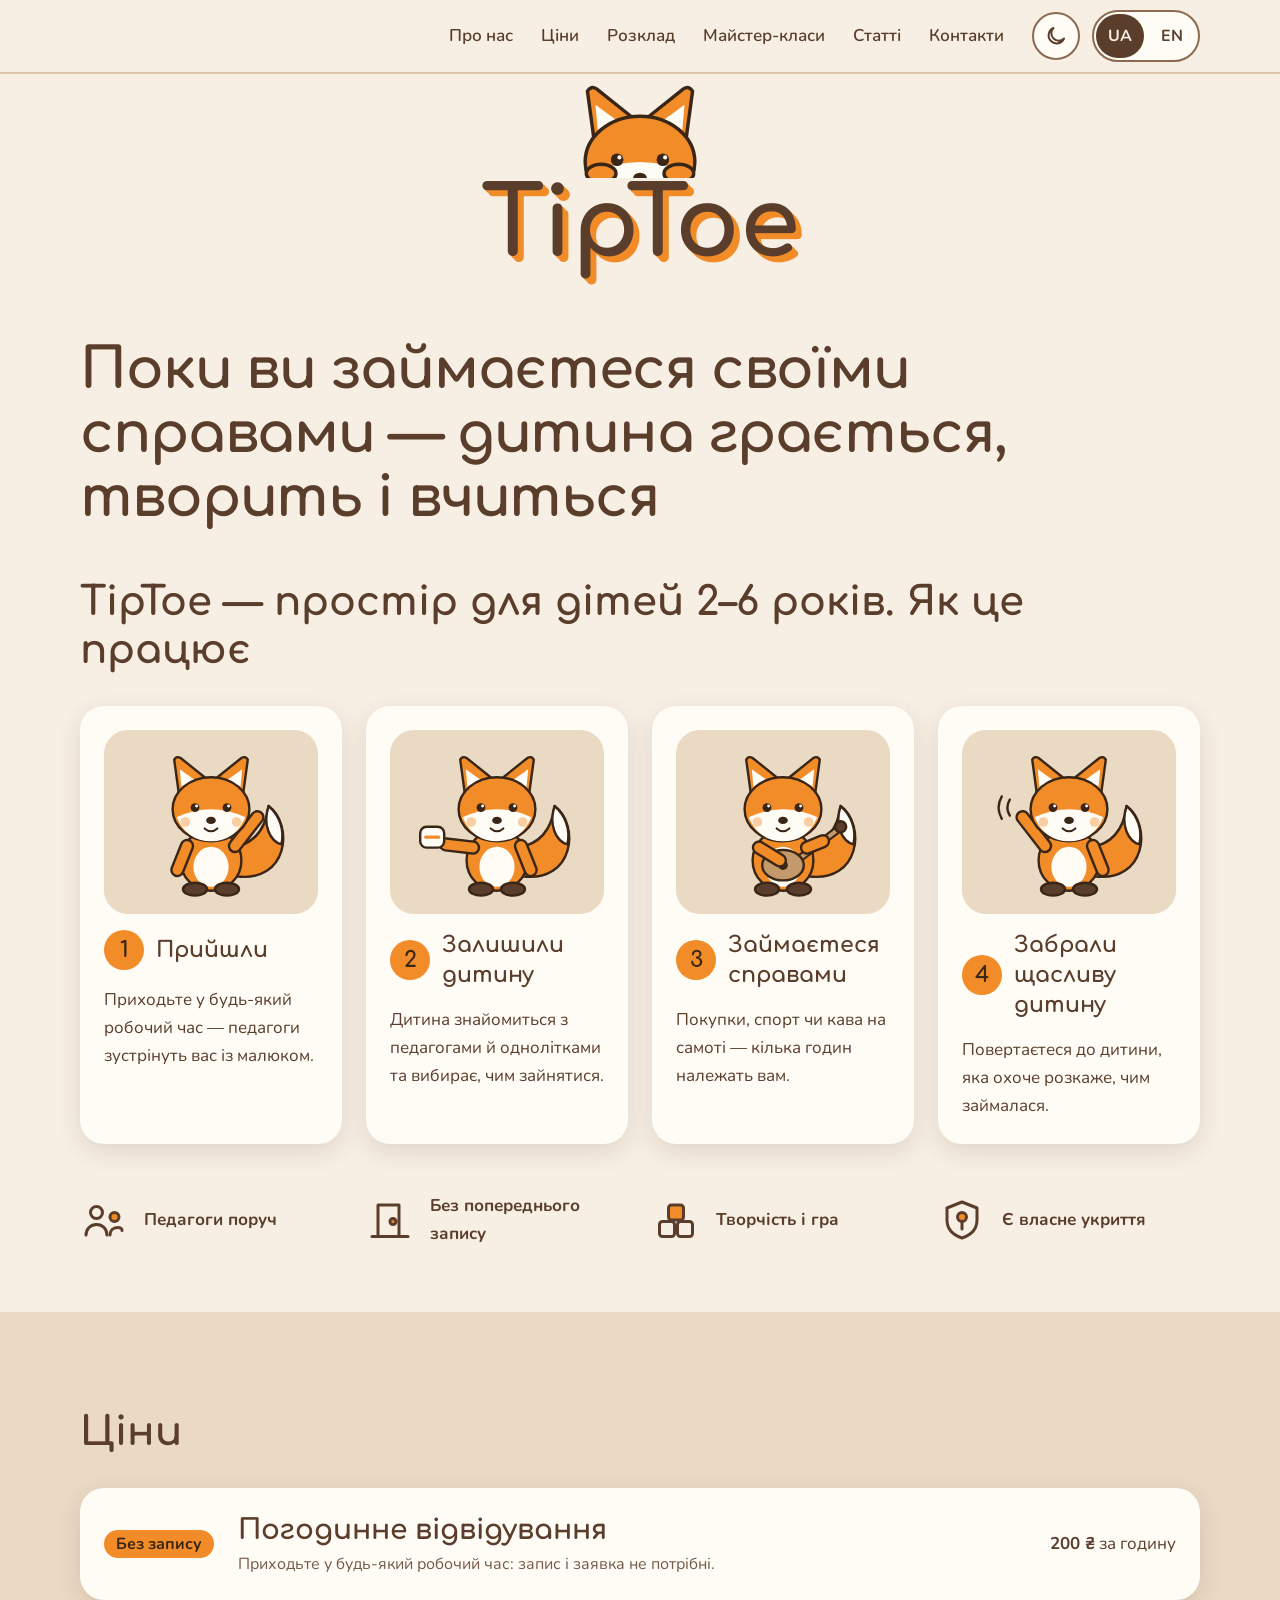
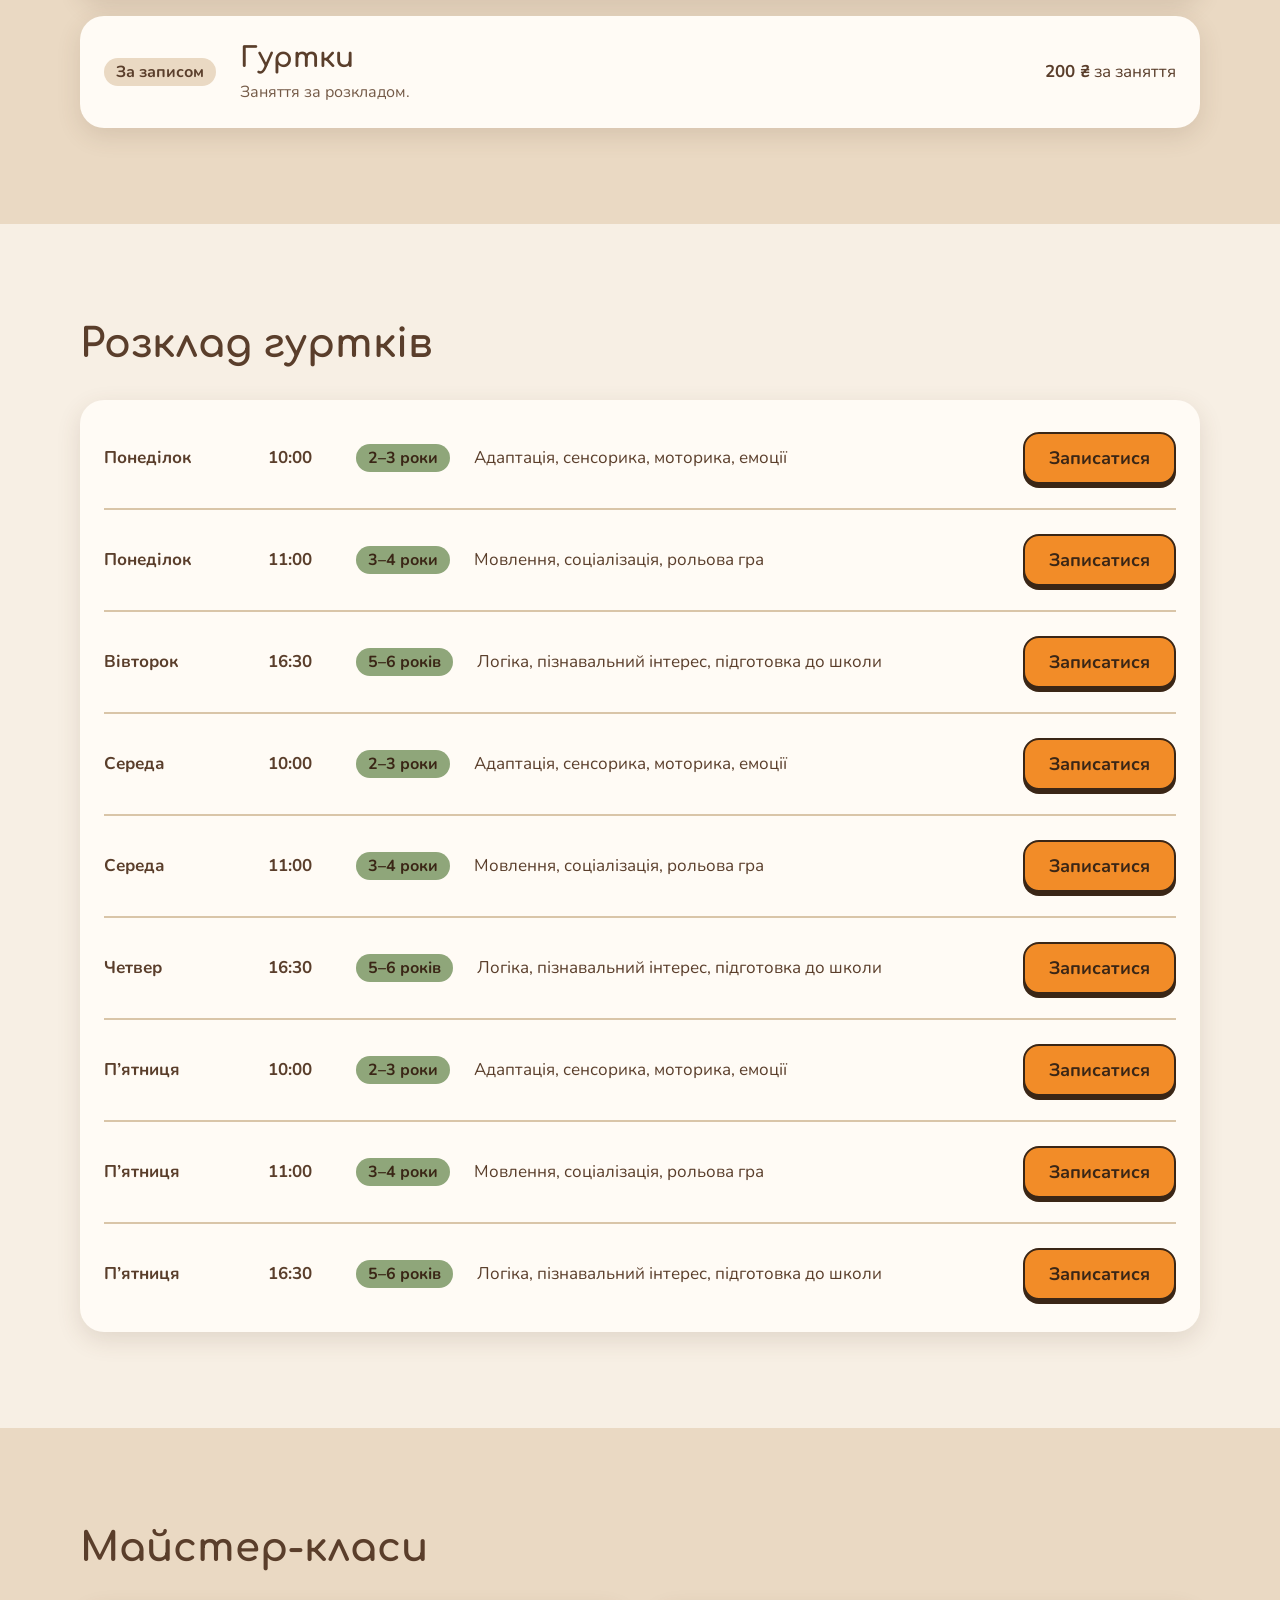
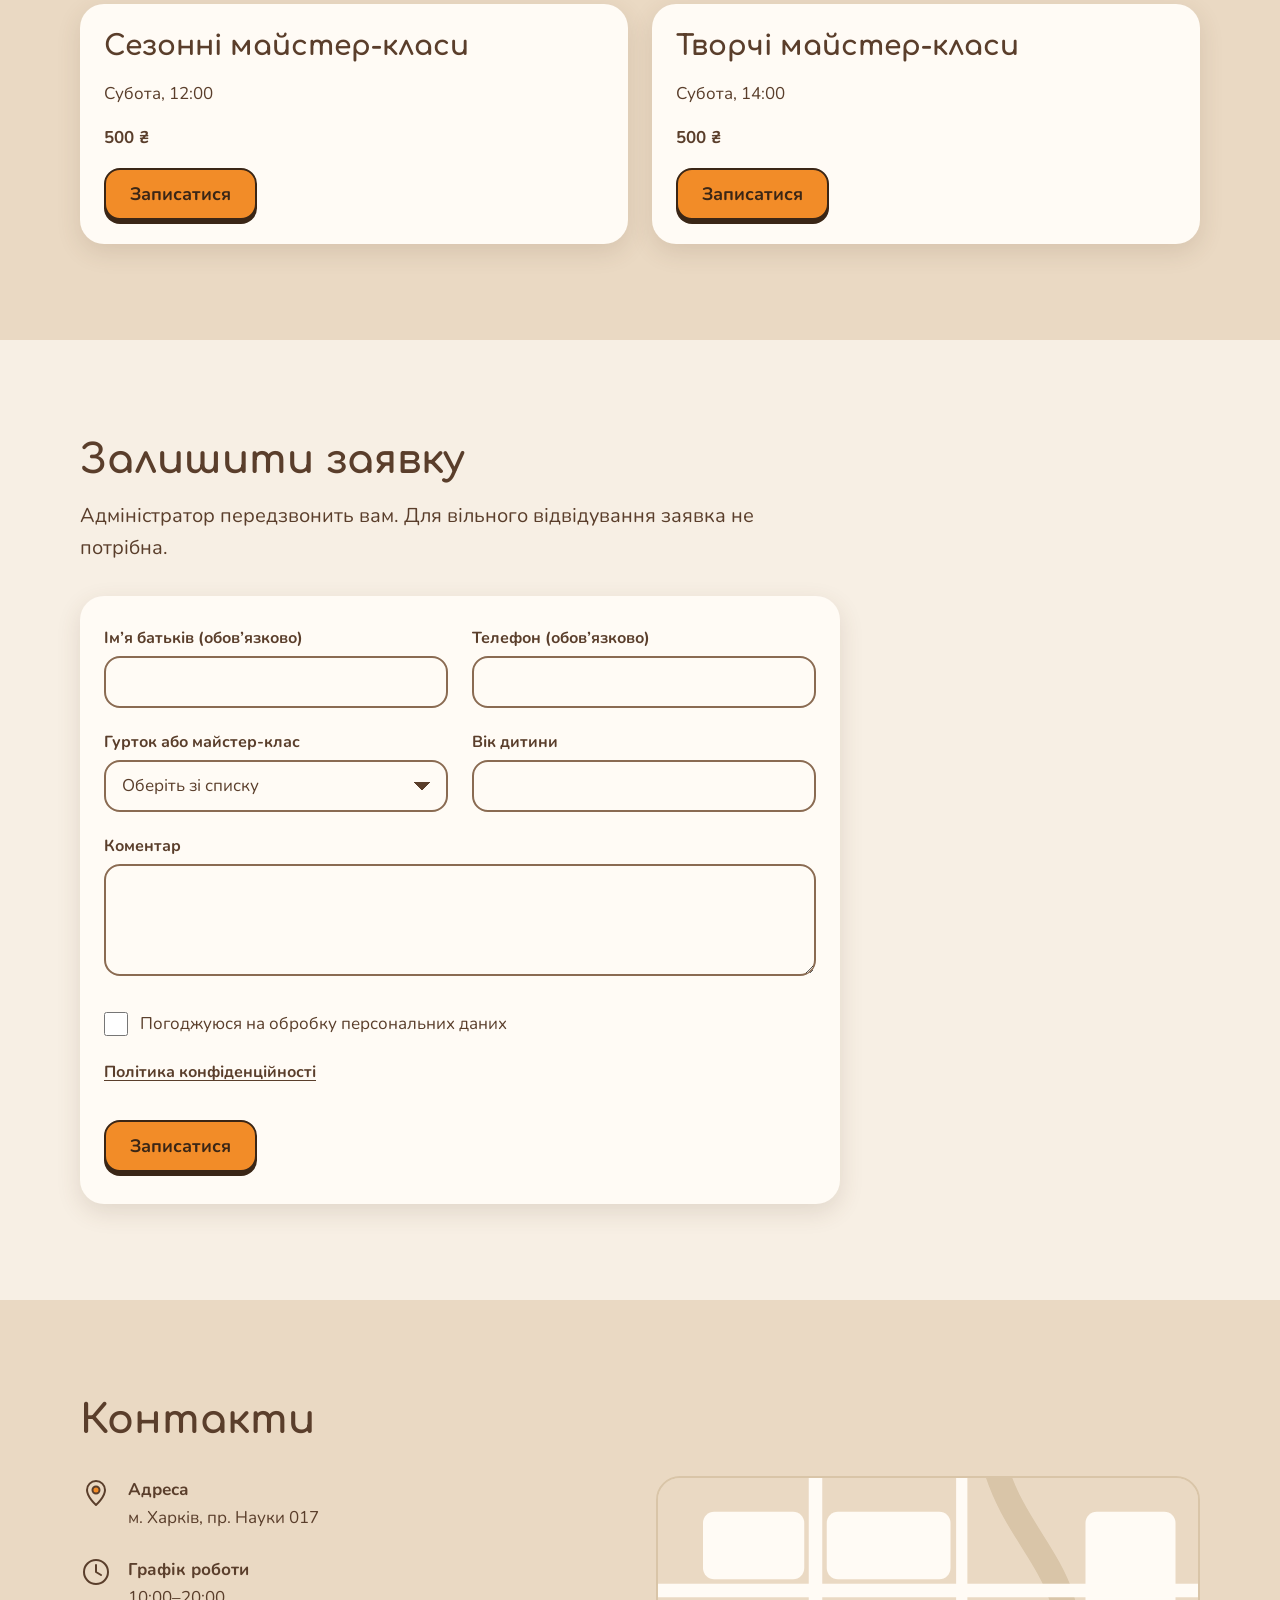
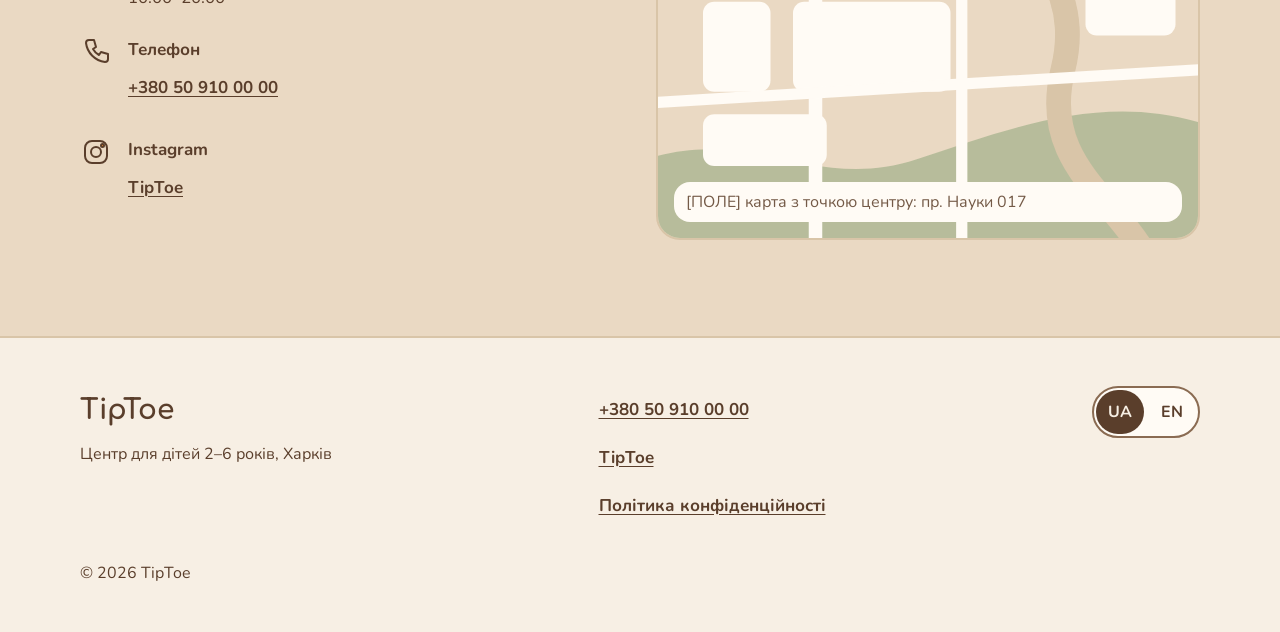
<file: index.html>
<!DOCTYPE html>
<html lang="uk">
<head>
  <meta charset="UTF-8">
  <meta name="viewport" content="width=device-width, initial-scale=1.0">
  <title>TipToe — простір для дітей 2–6 років у Харкові</title>
  <!-- Головна сторінка сайту — site.html. Ця сторінка лише переадресовує на неї,
       зберігаючи параметри (?lang=en) і якір (#prices). Заглушка «Сайт у розробці» лишилася в історії git. -->
  <script>location.replace('site.html' + location.search + location.hash);</script>
  <meta http-equiv="refresh" content="0; url=site.html">
  <link rel="canonical" href="site.html">
  <link rel="icon" href="assets/img/favicon.svg" type="image/svg+xml">
</head>
<body>
  <p><a href="site.html">Перейти на сайт TipToe</a></p>
</body>
</html>
</file>
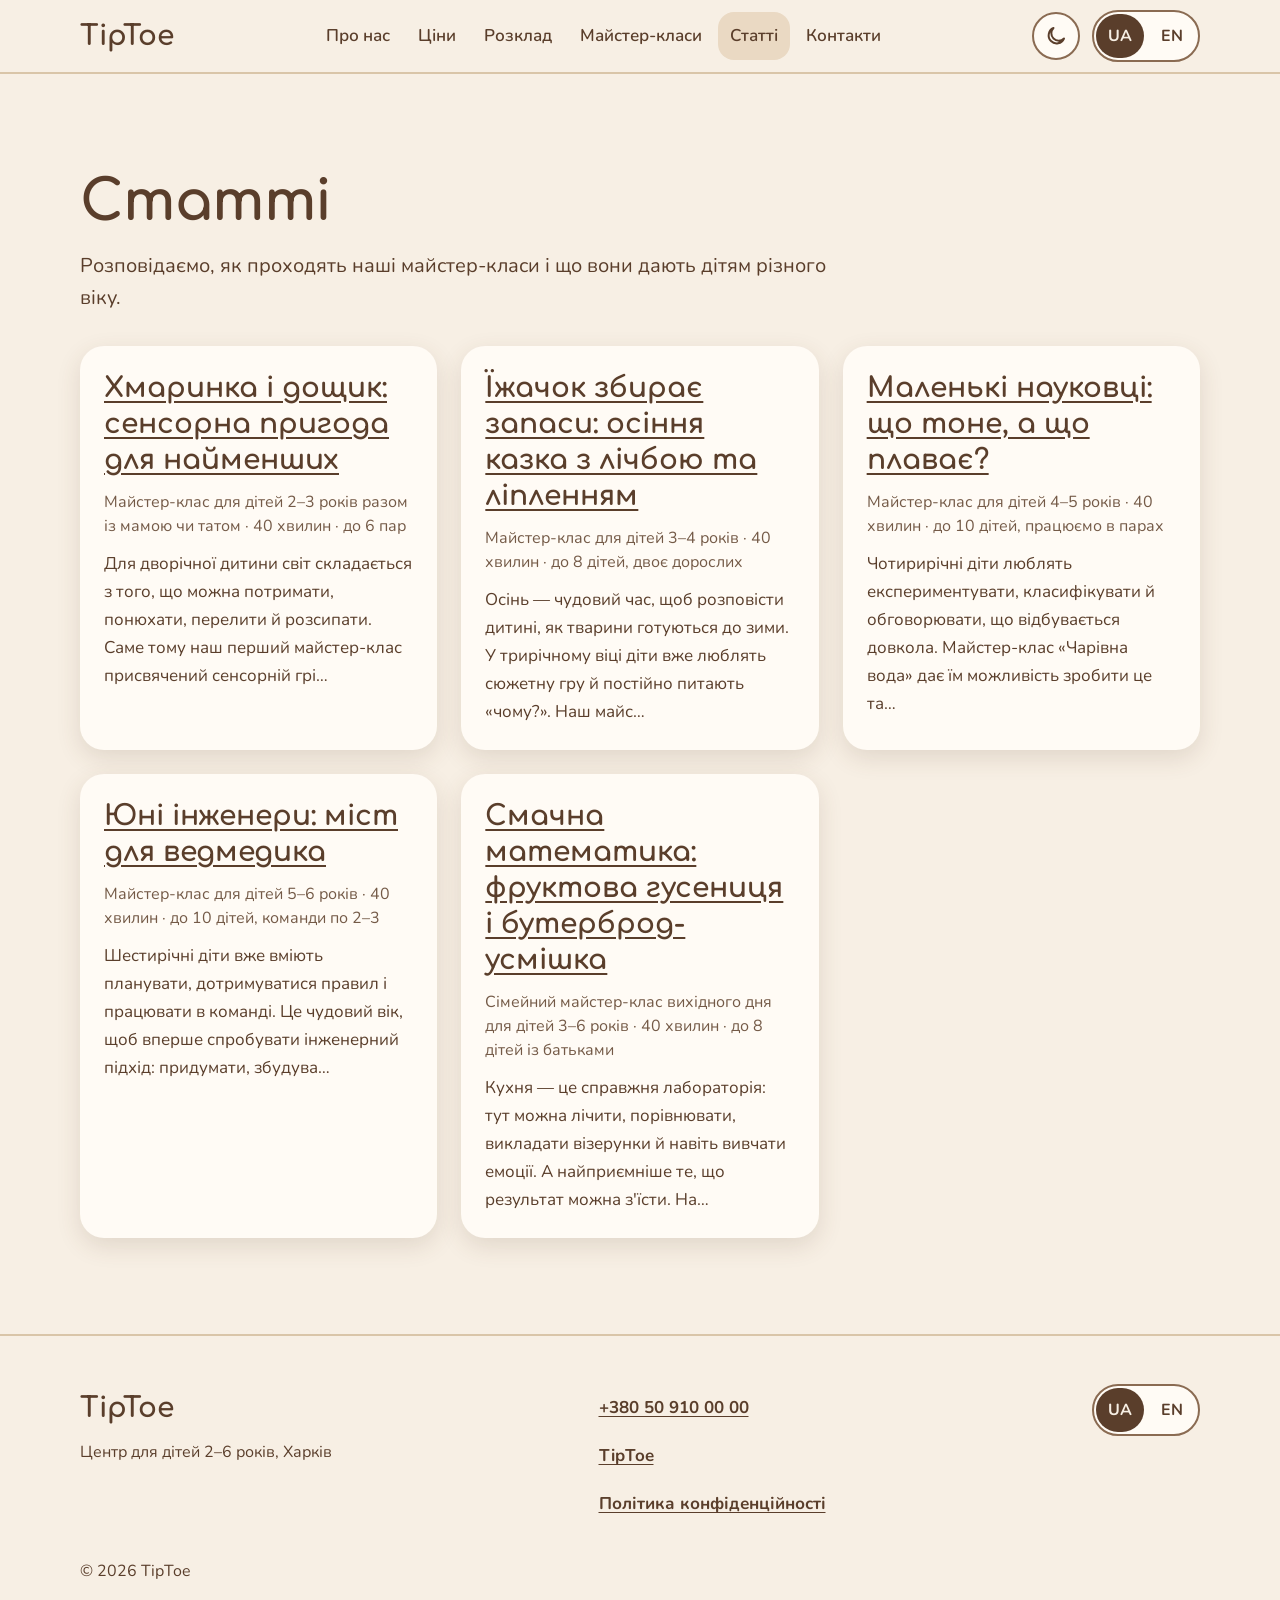
<file: articles.html>
<!DOCTYPE html>
<html lang="uk" data-page="articles">
<head>
  <meta charset="UTF-8">
  <meta name="viewport" content="width=device-width, initial-scale=1.0">
  <title>Статті — TipToe</title>
  <meta name="description" content="Статті про майстер-класи TipToe: що роблять діти 2–6 років на заняттях і що це їм дає.">
  <meta property="og:type" content="article">
  <meta property="og:site_name" content="TipToe">
  <meta property="og:title" content="Статті — TipToe">
  <meta property="og:description" content="Статті про майстер-класи TipToe: що роблять діти 2–6 років на заняттях і що це їм дає.">
  <meta property="og:locale" content="uk_UA">
  <link rel="icon" href="assets/img/favicon.svg" type="image/svg+xml">
  <link rel="preload" href="assets/fonts/Comfortaa-Bold.woff2" as="font" type="font/woff2" crossorigin>
  <link rel="preload" href="assets/fonts/Nunito-Regular.woff2" as="font" type="font/woff2" crossorigin>
  <link rel="stylesheet" href="assets/css/tokens.css">
  <link rel="stylesheet" href="assets/css/base.css">
  <link rel="stylesheet" href="assets/css/components.css">
  <link rel="stylesheet" href="assets/css/sections.css">
  <script src="assets/js/theme.js"></script>
  <script src="assets/js/i18n.js" defer></script>
  <script src="assets/js/lang.js" defer></script>
  <script src="assets/js/menu.js" defer></script>
</head><body>
<div id="top" class="page">
  <a class="tt-btn tt-skip" href="#main" data-i18n="skip">Перейти до основного вмісту</a>

  <header class="site-header">
    <div class="wrap hdr-row hdr-row--split">
      <a class="brand" href="site.html" aria-label="TipToe — на головну" data-i18n-attr="aria-label:brandHome">TipToe</a>
      <nav class="nav-desktop" aria-label="Основне меню" data-i18n-attr="aria-label:navLabel">
        <ul>
          <li><a class="nav-link" href="site.html#about" data-i18n="nAbout">Про нас</a></li>
          <li><a class="nav-link" href="site.html#prices" data-i18n="nPrices">Ціни</a></li>
          <li><a class="nav-link" href="site.html#schedule" data-i18n="nSchedule">Розклад</a></li>
          <li><a class="nav-link" href="site.html#masterclasses" data-i18n="nMasters">Майстер-класи</a></li>
          <li><a class="nav-link" href="articles.html" aria-current="page" data-i18n="nArticles">Статті</a></li>
          <li><a class="nav-link" href="site.html#contacts" data-i18n="nContacts">Контакти</a></li>
        </ul>
      </nav>
      <div class="hdr-tools">
        <button class="theme-btn" type="button" aria-pressed="false" aria-label="Темна тема" data-i18n-attr="aria-label:theme">
          <svg class="ico-moon" width="24" height="24" viewBox="0 0 24 24" fill="none" stroke="currentColor" stroke-width="2" stroke-linecap="round" stroke-linejoin="round" aria-hidden="true" focusable="false"><path d="M20 14.5A8 8 0 1 1 9.5 4a6.5 6.5 0 0 0 10.5 10.5z"/></svg>
          <svg class="ico-sun" width="24" height="24" viewBox="0 0 24 24" fill="none" stroke="currentColor" stroke-width="2" stroke-linecap="round" stroke-linejoin="round" aria-hidden="true" focusable="false"><circle cx="12" cy="12" r="4"/><path d="M12 3v2M12 19v2M3 12h2M19 12h2M5.6 5.6l1.4 1.4M17 17l1.4 1.4M5.6 18.4L7 17M17 7l1.4-1.4"/></svg>
        </button>
        <div class="tt-lang" role="group" aria-label="Мова сайту" data-i18n-attr="aria-label:langLabel">
          <a href="?lang=uk" data-lang="uk" lang="uk" hreflang="uk" aria-current="true" aria-label="UA — українська" data-i18n-attr="aria-label:uaLabel">UA</a>
          <a href="?lang=en" data-lang="en" lang="en" hreflang="en" aria-current="false" aria-label="EN — English" data-i18n-attr="aria-label:enLabel">EN</a>
        </div>
        <button class="burger" type="button" aria-expanded="false" aria-controls="mobile-menu" aria-label="Меню" data-i18n-attr="aria-label:menu">
          <svg width="24" height="24" viewBox="0 0 24 24" fill="none" stroke="currentColor" stroke-width="2" stroke-linecap="round" aria-hidden="true" focusable="false"><path d="M4 7h16M4 12h16M4 17h16"/></svg>
        </button>
      </div>
    </div>
    <nav id="mobile-menu" class="mobile-menu" aria-label="Меню для смартфона" data-i18n-attr="aria-label:mobileNav" hidden>
      <ul class="wrap">
        <li><a class="nav-link" href="site.html#about" data-i18n="nAbout">Про нас</a></li>
        <li><a class="nav-link" href="site.html#prices" data-i18n="nPrices">Ціни</a></li>
        <li><a class="nav-link" href="site.html#schedule" data-i18n="nSchedule">Розклад</a></li>
        <li><a class="nav-link" href="site.html#masterclasses" data-i18n="nMasters">Майстер-класи</a></li>
        <li><a class="nav-link" href="articles.html" aria-current="page" data-i18n="nArticles">Статті</a></li>
        <li><a class="nav-link" href="site.html#contacts" data-i18n="nContacts">Контакти</a></li>
      </ul>
    </nav>
  </header>
  <main id="main" tabindex="-1">
    <section class="sec">
      <div class="wrap stack stack--6">
        <div class="stack stack--4 narrow">
          <h1 class="tt-h1" data-i18n="artH1">Статті</h1>
          <p class="tt-lead" data-i18n="artIntro">Розповідаємо, як проходять наші майстер-класи і що вони дають дітям різного віку.</p>
        </div>
        <ul class="grid grid--md art-list">
          <li class="tt-card art-card" lang="uk">
            <h2 class="tt-h3"><a class="art-card-link" href="articles/article-1-khmarynka-i-doshchyk.html">Хмаринка і дощик: сенсорна пригода для найменших</a></h2>
            <p class="tt-small">Майстер-клас для дітей 2–3 років разом із мамою чи татом · 40 хвилин · до 6 пар</p>
            <p class="tt-body">Для дворічної дитини світ складається з того, що можна потримати, понюхати, перелити й розсипати. Саме тому наш перший майстер-клас присвячений сенсорній грі…</p>
          </li>
          <li class="tt-card art-card" lang="uk">
            <h2 class="tt-h3"><a class="art-card-link" href="articles/article-2-yizhachok-zbyraye-zapasy.html">Їжачок збирає запаси: осіння казка з лічбою та ліпленням</a></h2>
            <p class="tt-small">Майстер-клас для дітей 3–4 років · 40 хвилин · до 8 дітей, двоє дорослих</p>
            <p class="tt-body">Осінь — чудовий час, щоб розповісти дитині, як тварини готуються до зими. У трирічному віці діти вже люблять сюжетну гру й постійно питають «чому?». Наш майс…</p>
          </li>
          <li class="tt-card art-card" lang="uk">
            <h2 class="tt-h3"><a class="art-card-link" href="articles/article-3-malenki-naukovtsi-charivna-voda.html">Маленькі науковці: що тоне, а що плаває?</a></h2>
            <p class="tt-small">Майстер-клас для дітей 4–5 років · 40 хвилин · до 10 дітей, працюємо в парах</p>
            <p class="tt-body">Чотирирічні діти люблять експериментувати, класифікувати й обговорювати, що відбувається довкола. Майстер-клас «Чарівна вода» дає їм можливість зробити це та…</p>
          </li>
          <li class="tt-card art-card" lang="uk">
            <h2 class="tt-h3"><a class="art-card-link" href="articles/article-4-yuni-inzhenery-mist-dlya-vedmedyka.html">Юні інженери: міст для ведмедика</a></h2>
            <p class="tt-small">Майстер-клас для дітей 5–6 років · 40 хвилин · до 10 дітей, команди по 2–3</p>
            <p class="tt-body">Шестирічні діти вже вміють планувати, дотримуватися правил і працювати в команді. Це чудовий вік, щоб вперше спробувати інженерний підхід: придумати, збудува…</p>
          </li>
          <li class="tt-card art-card" lang="uk">
            <h2 class="tt-h3"><a class="art-card-link" href="articles/article-5-smachna-matematyka.html">Смачна математика: фруктова гусениця і бутерброд-усмішка</a></h2>
            <p class="tt-small">Сімейний майстер-клас вихідного дня для дітей 3–6 років · 40 хвилин · до 8 дітей із батьками</p>
            <p class="tt-body">Кухня — це справжня лабораторія: тут можна лічити, порівнювати, викладати візерунки й навіть вивчати емоції. А найприємніше те, що результат можна з'їсти. На…</p>
          </li>
        </ul>
      </div>
    </section>
  </main>
  <footer class="site-footer">
    <div class="wrap stack stack--6">
      <div class="footer-row">
        <div class="stack" style="gap:var(--space-2)">
          <span class="brand">TipToe</span>
          <p class="tt-small" style="color:var(--text)" data-i18n="footerAbout">Центр для дітей 2–6 років, Харків</p>
        </div>
        <div class="footer-links">
          <a class="tt-link" href="tel:+380509100000">+380 50 910 00 00</a>
          <a class="tt-link" href="https://www.instagram.com/" aria-label="TipToe в Instagram" data-i18n-attr="aria-label:instagramLabel">TipToe</a>
          <a class="tt-link" href="privacy.html" data-i18n="privacyLink">Політика конфіденційності</a>
        </div>
        <div class="tt-lang" role="group" aria-label="Мова сайту" data-i18n-attr="aria-label:langLabel">
          <a href="?lang=uk" data-lang="uk" lang="uk" hreflang="uk" aria-current="true" aria-label="UA — українська" data-i18n-attr="aria-label:uaLabel">UA</a>
          <a href="?lang=en" data-lang="en" lang="en" hreflang="en" aria-current="false" aria-label="EN — English" data-i18n-attr="aria-label:enLabel">EN</a>
        </div>
      </div>
      <p class="tt-caption">© 2026 TipToe</p>
    </div>
  </footer>
</div>
</body>
</html>
</file>
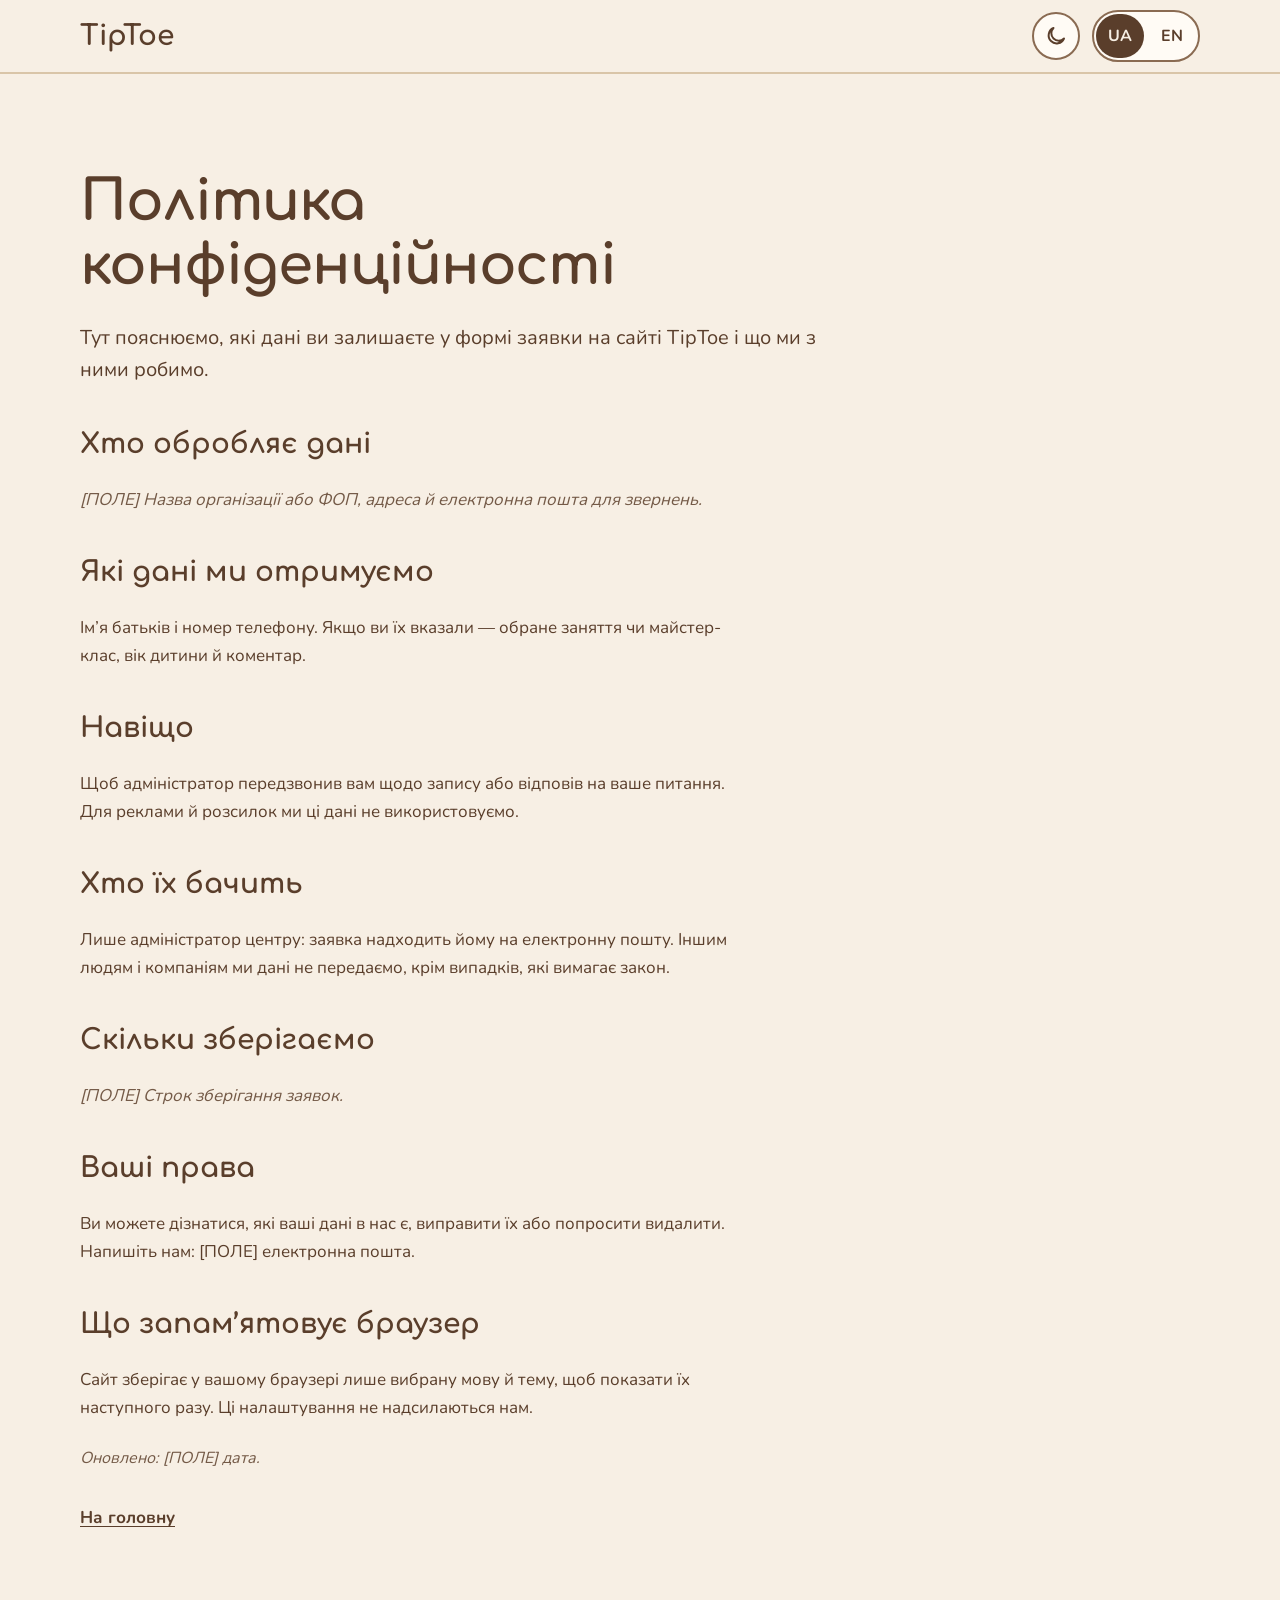
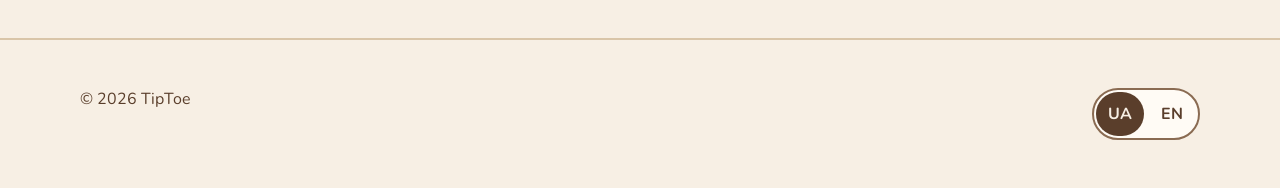
<file: privacy.html>
<!DOCTYPE html>
<html lang="uk" data-page="privacy">
<head>
  <meta charset="UTF-8">
  <meta name="viewport" content="width=device-width, initial-scale=1.0">
  <title>Політика конфіденційності — TipToe</title>
  <meta name="description" content="Які дані збирає форма заявки на сайті TipToe і як ми ними користуємося.">
  <link rel="icon" href="assets/img/favicon.svg" type="image/svg+xml">
  <link rel="stylesheet" href="assets/css/tokens.css">
  <link rel="stylesheet" href="assets/css/base.css">
  <link rel="stylesheet" href="assets/css/components.css">
  <link rel="stylesheet" href="assets/css/sections.css">
  <script src="assets/js/theme.js"></script>
  <script src="assets/js/i18n.js" defer></script>
  <script src="assets/js/lang.js" defer></script>
</head>
<body>
<!-- Чернетка тексту. Перед запуском її має перевірити юрист і доповнити реквізитами з [ПОЛЕ]. -->
<div id="top" class="page">
  <a class="tt-btn tt-skip" href="#main" data-i18n="skip">Перейти до основного вмісту</a>

  <header class="site-header">
    <div class="wrap hdr-row hdr-row--split">
      <a class="brand" href="site.html" aria-label="TipToe — на головну" data-i18n-attr="aria-label:brandHome">TipToe</a>
      <div class="hdr-tools">
        <button class="theme-btn" type="button" aria-pressed="false" aria-label="Темна тема" data-i18n-attr="aria-label:theme">
          <svg class="ico-moon" width="24" height="24" viewBox="0 0 24 24" fill="none" stroke="currentColor" stroke-width="2" stroke-linecap="round" stroke-linejoin="round" aria-hidden="true" focusable="false"><path d="M20 14.5A8 8 0 1 1 9.5 4a6.5 6.5 0 0 0 10.5 10.5z"/></svg>
          <svg class="ico-sun" width="24" height="24" viewBox="0 0 24 24" fill="none" stroke="currentColor" stroke-width="2" stroke-linecap="round" stroke-linejoin="round" aria-hidden="true" focusable="false"><circle cx="12" cy="12" r="4"/><path d="M12 3v2M12 19v2M3 12h2M19 12h2M5.6 5.6l1.4 1.4M17 17l1.4 1.4M5.6 18.4L7 17M17 7l1.4-1.4"/></svg>
        </button>
        <div class="tt-lang" role="group" aria-label="Мова сайту" data-i18n-attr="aria-label:langLabel">
          <a href="?lang=uk" data-lang="uk" lang="uk" hreflang="uk" aria-current="true" aria-label="UA — українська" data-i18n-attr="aria-label:uaLabel">UA</a>
          <a href="?lang=en" data-lang="en" lang="en" hreflang="en" aria-current="false" aria-label="EN — English" data-i18n-attr="aria-label:enLabel">EN</a>
        </div>
      </div>
    </div>
  </header>

  <main id="main" tabindex="-1">
    <section class="sec">
      <div class="wrap">
        <article class="doc">
          <h1 class="tt-h1" data-i18n="pH1">Політика конфіденційності</h1>
          <p class="tt-lead" data-i18n="pIntro">Тут пояснюємо, які дані ви залишаєте у формі заявки на сайті TipToe і що ми з ними робимо.</p>

          <h2 class="tt-h3" data-i18n="pWhoH">Хто обробляє дані</h2>
          <p class="tt-body ph-field" data-i18n="pWhoP">[ПОЛЕ] Назва організації або ФОП, адреса й електронна пошта для звернень.</p>

          <h2 class="tt-h3" data-i18n="pWhatH">Які дані ми отримуємо</h2>
          <p class="tt-body" data-i18n="pWhatP">Ім’я батьків і номер телефону. Якщо ви їх вказали — обране заняття чи майстер-клас, вік дитини й коментар.</p>

          <h2 class="tt-h3" data-i18n="pWhyH">Навіщо</h2>
          <p class="tt-body" data-i18n="pWhyP">Щоб адміністратор передзвонив вам щодо запису або відповів на ваше питання. Для реклами й розсилок ми ці дані не використовуємо.</p>

          <h2 class="tt-h3" data-i18n="pAccessH">Хто їх бачить</h2>
          <p class="tt-body" data-i18n="pAccessP">Лише адміністратор центру: заявка надходить йому на електронну пошту. Іншим людям і компаніям ми дані не передаємо, крім випадків, які вимагає закон.</p>

          <h2 class="tt-h3" data-i18n="pKeepH">Скільки зберігаємо</h2>
          <p class="tt-body ph-field" data-i18n="pKeepP">[ПОЛЕ] Строк зберігання заявок.</p>

          <h2 class="tt-h3" data-i18n="pRightsH">Ваші права</h2>
          <p class="tt-body" data-i18n="pRightsP">Ви можете дізнатися, які ваші дані в нас є, виправити їх або попросити видалити. Напишіть нам: [ПОЛЕ] електронна пошта.</p>

          <h2 class="tt-h3" data-i18n="pBrowserH">Що запам’ятовує браузер</h2>
          <p class="tt-body" data-i18n="pBrowserP">Сайт зберігає у вашому браузері лише вибрану мову й тему, щоб показати їх наступного разу. Ці налаштування не надсилаються нам.</p>

          <p class="tt-small ph-field" data-i18n="pUpdated">Оновлено: [ПОЛЕ] дата.</p>
          <p><a class="tt-link" href="site.html" data-i18n="toHome">На головну</a></p>
        </article>
      </div>
    </section>
  </main>

  <footer class="site-footer">
    <div class="wrap footer-row">
      <p class="tt-caption">© 2026 TipToe</p>
      <div class="tt-lang" role="group" aria-label="Мова сайту" data-i18n-attr="aria-label:langLabel">
        <a href="?lang=uk" data-lang="uk" lang="uk" hreflang="uk" aria-current="true" aria-label="UA — українська" data-i18n-attr="aria-label:uaLabel">UA</a>
        <a href="?lang=en" data-lang="en" lang="en" hreflang="en" aria-current="false" aria-label="EN — English" data-i18n-attr="aria-label:enLabel">EN</a>
      </div>
    </div>
  </footer>
</div>
</body>
</html>
</file>
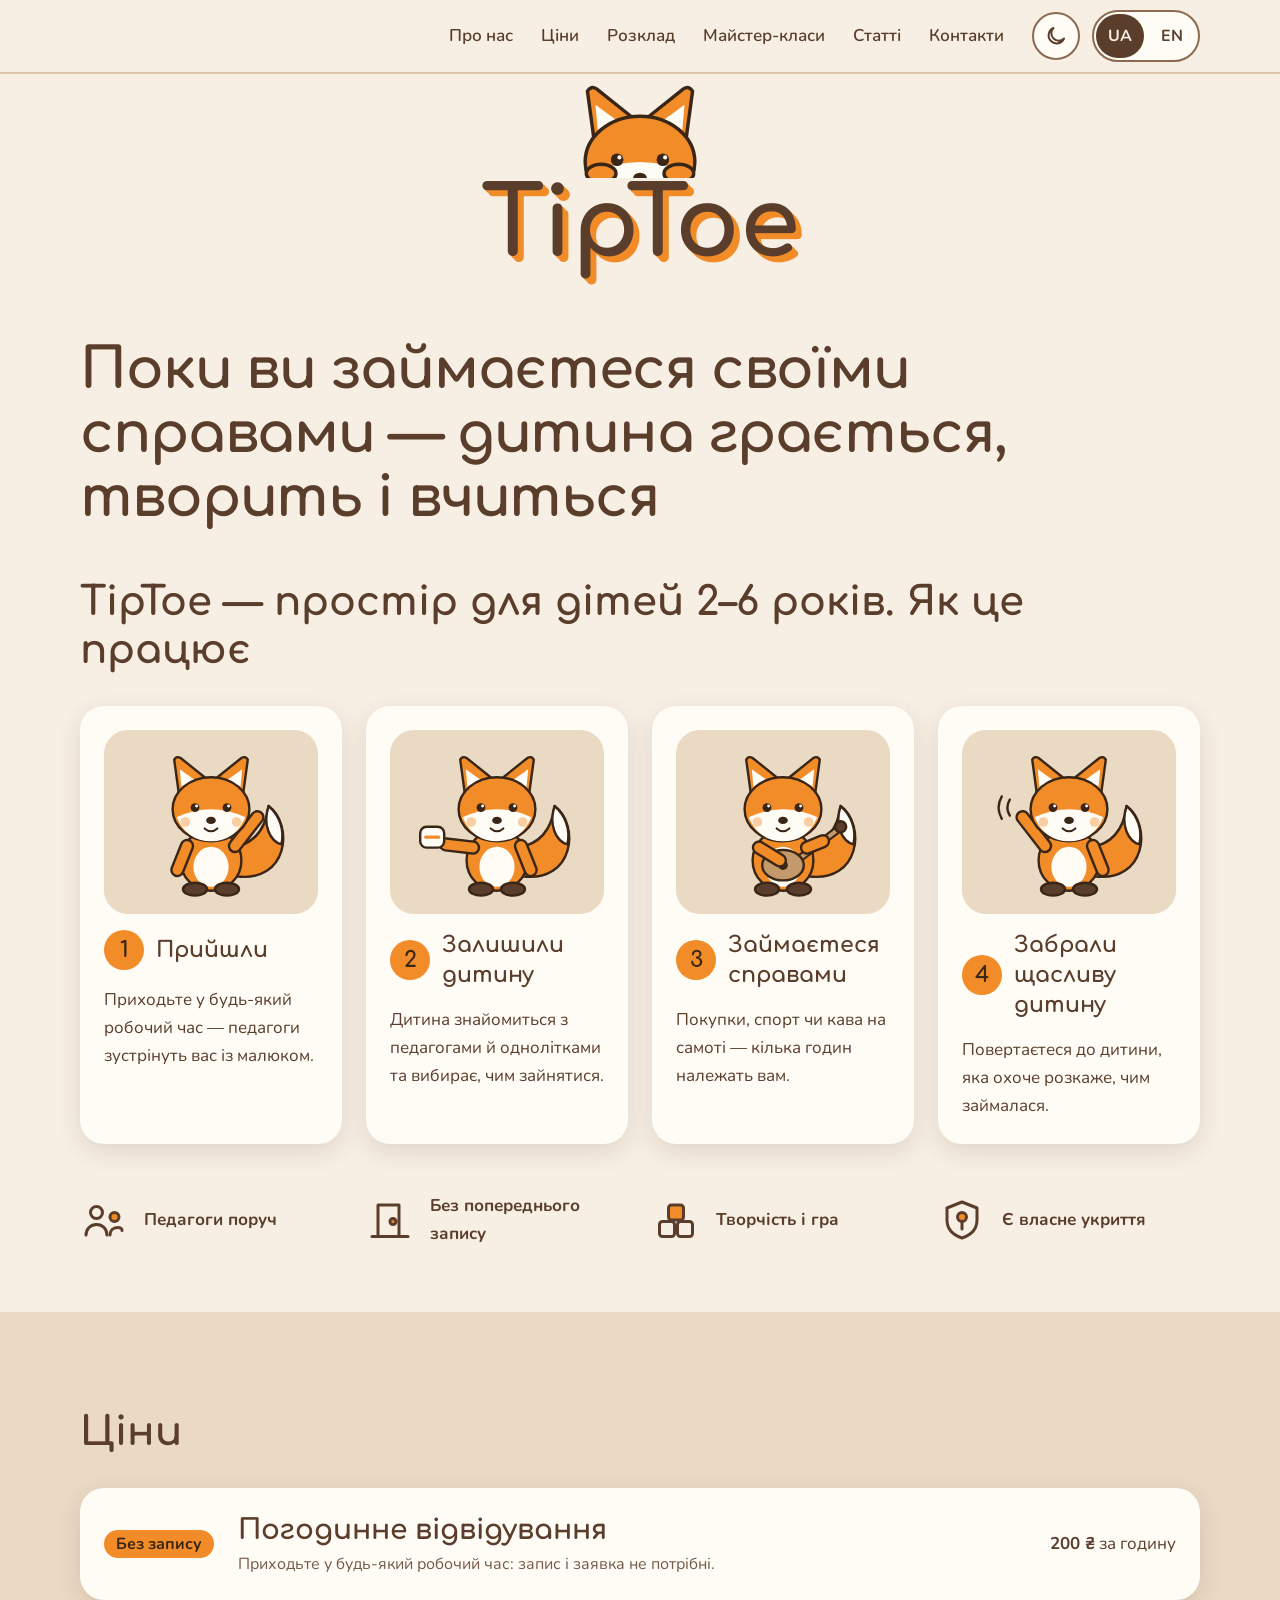
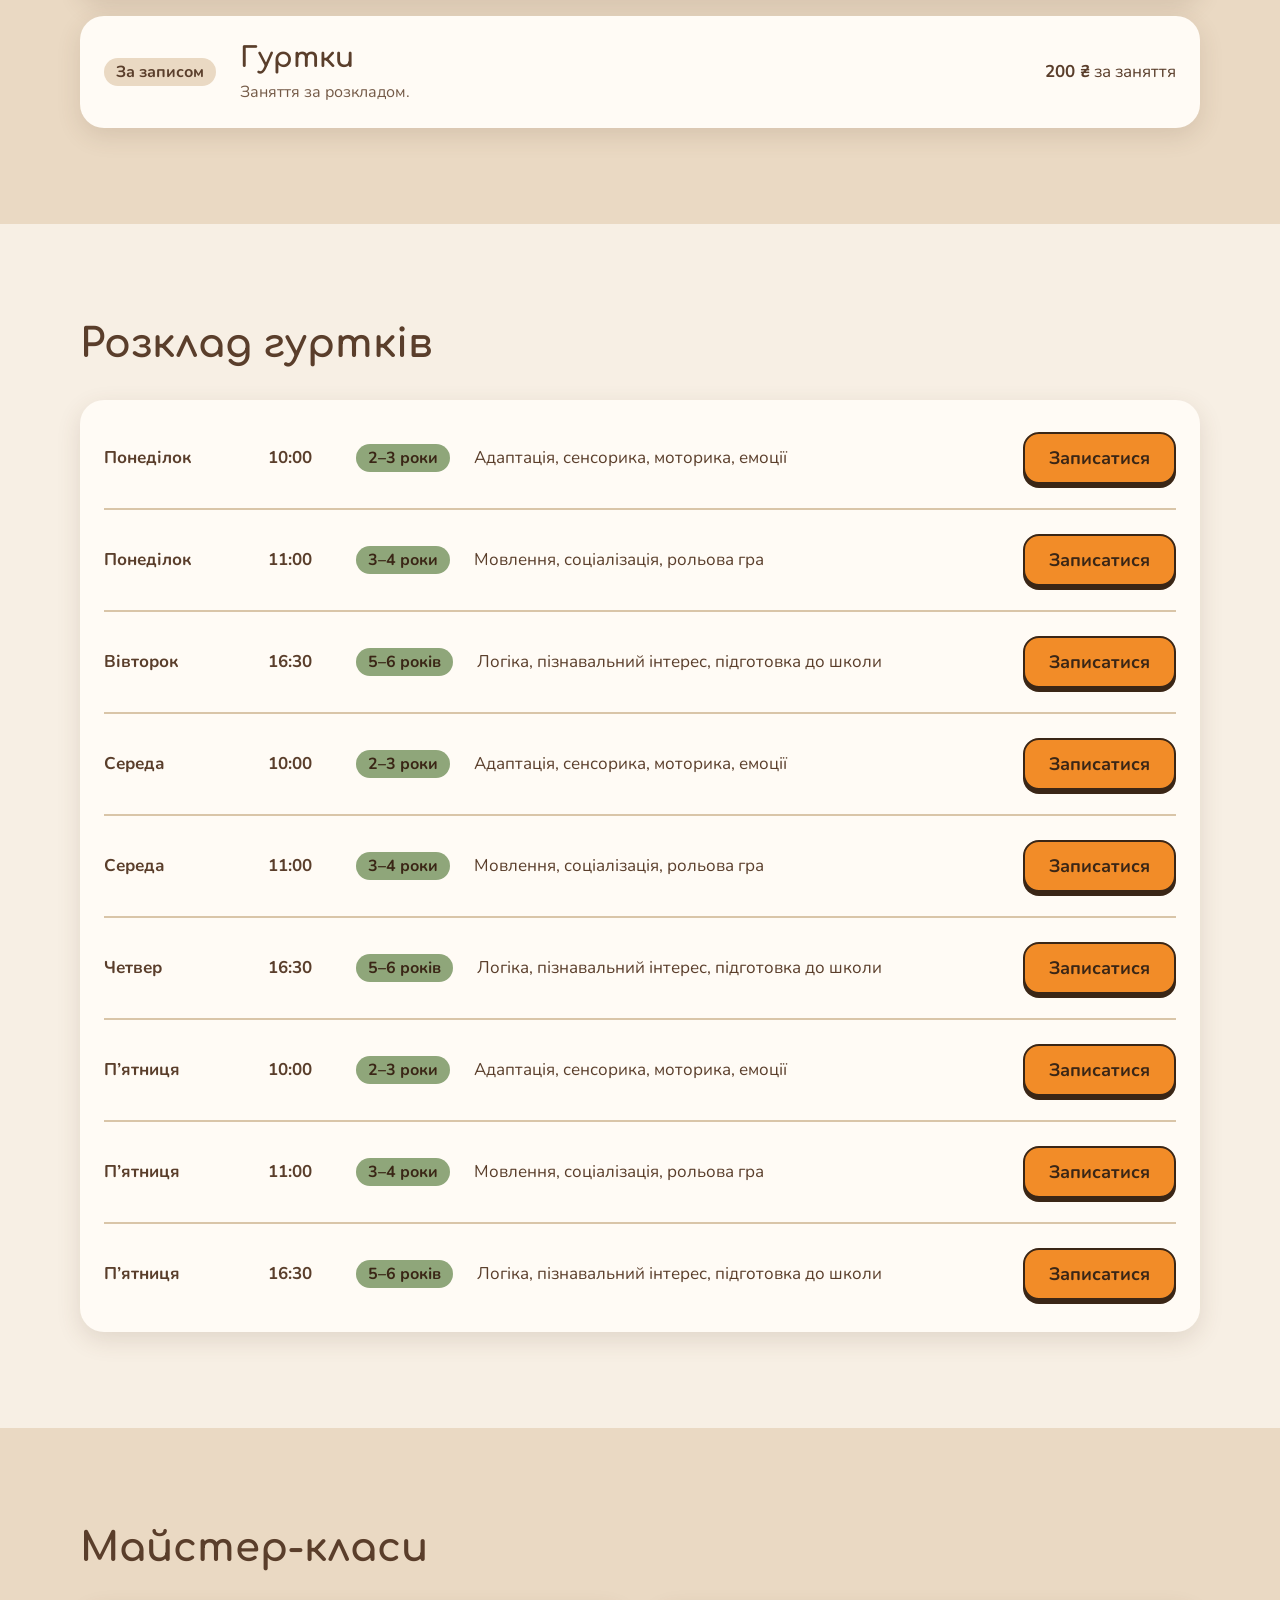
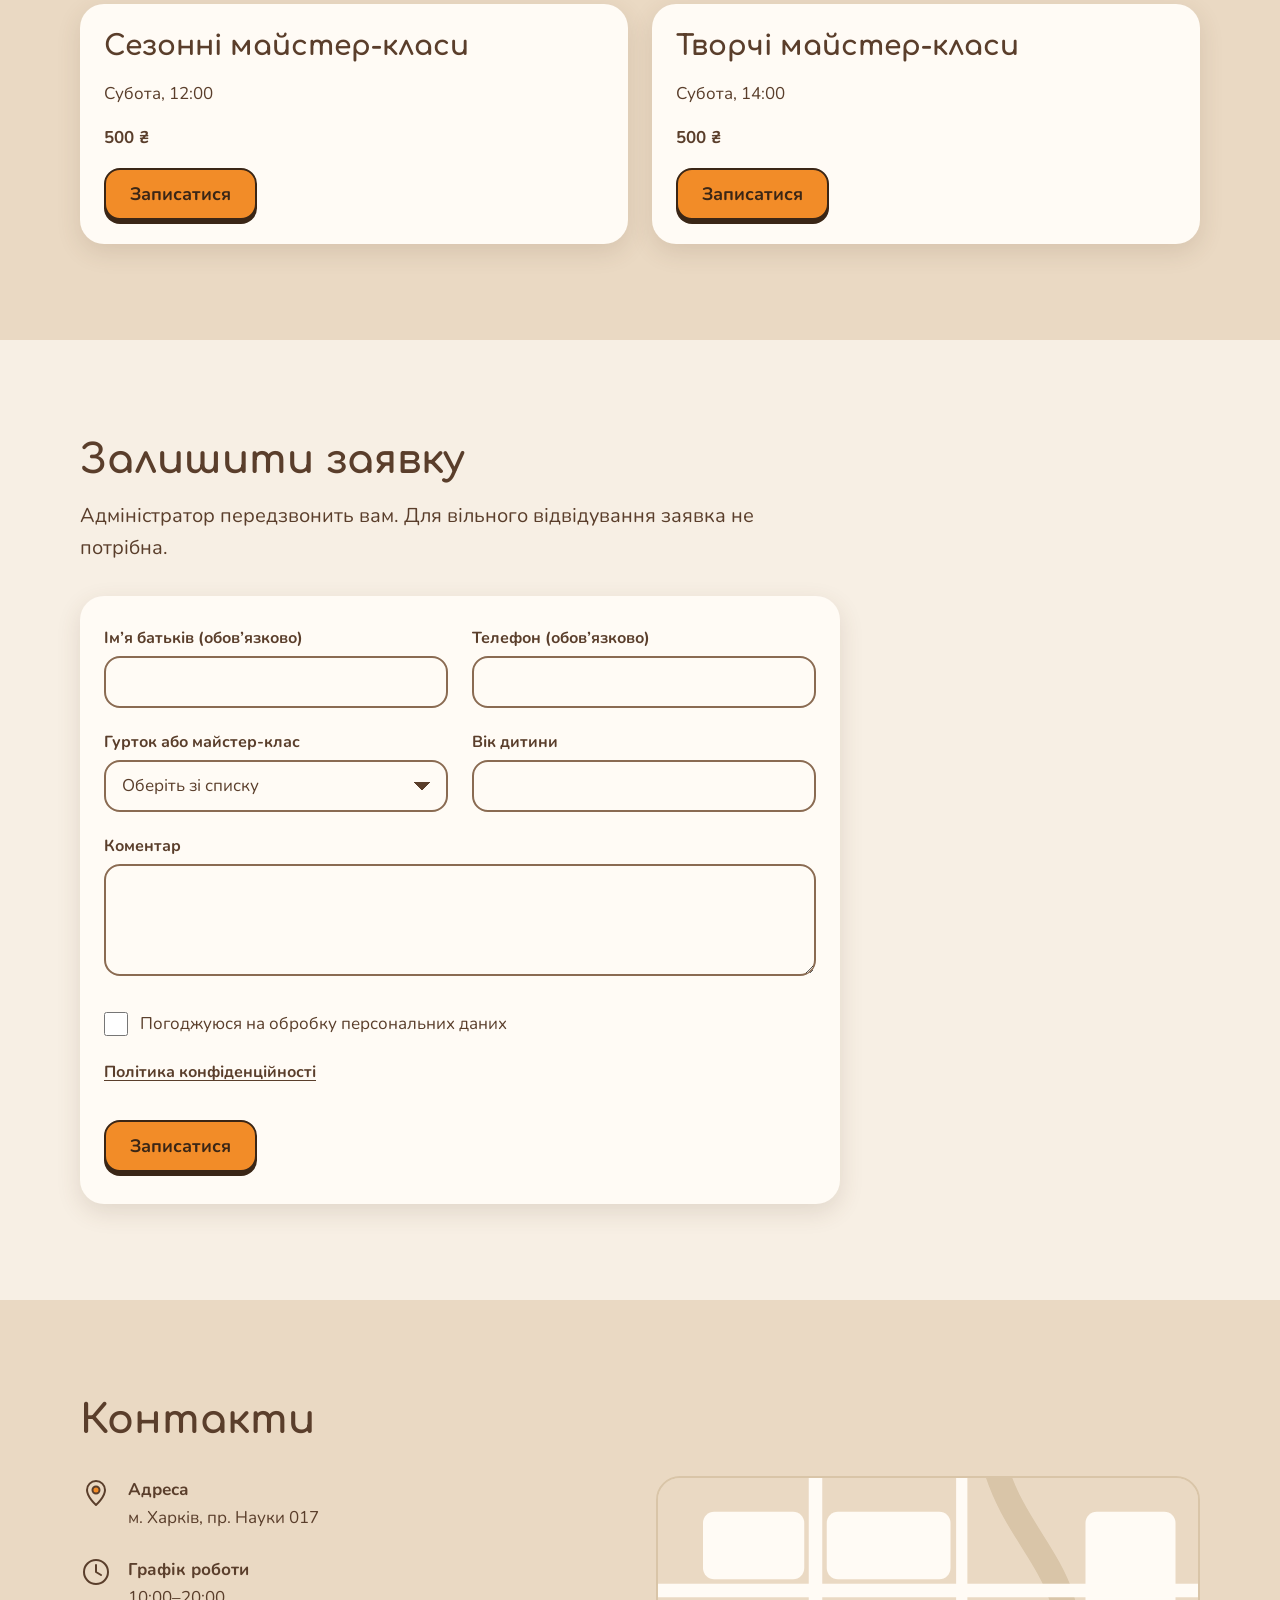
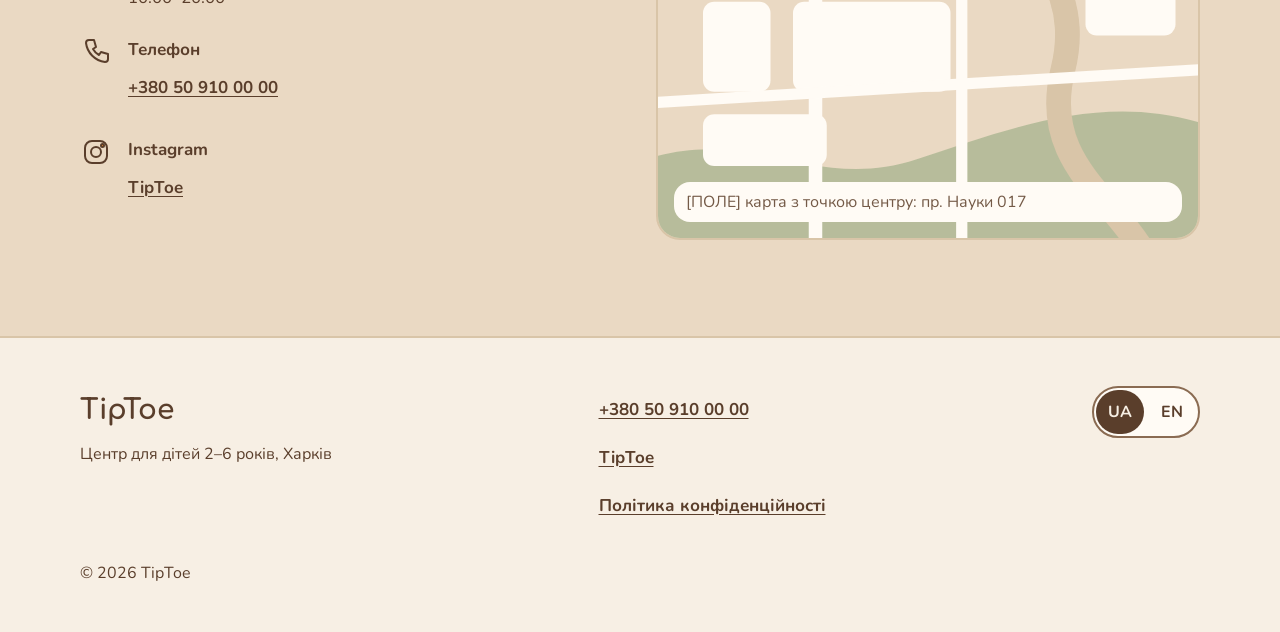
<file: site.html>
<!DOCTYPE html>
<html lang="uk" data-page="site">
<head>
  <meta charset="UTF-8">
  <meta name="viewport" content="width=device-width, initial-scale=1.0">
  <title>TipToe — простір для дітей 2–6 років у Харкові</title>
  <meta name="description" content="Поки ви займаєтеся своїми справами, дитина грається, творить і вчиться під наглядом педагогів. Погодинне відвідування без запису, гуртки й майстер-класи.">
  <meta property="og:type" content="website">
  <meta property="og:site_name" content="TipToe">
  <meta property="og:title" content="TipToe — простір для дітей 2–6 років у Харкові">
  <meta property="og:description" content="Поки ви займаєтеся своїми справами, дитина грається, творить і вчиться під наглядом педагогів. Погодинне відвідування без запису, гуртки й майстер-класи.">
  <meta property="og:locale" content="uk_UA">
  <!-- [ПОЛЕ] og:image і og:url: потрібні адреса сайту й обкладинка 1200×630 (PNG або JPG) з Тіпі -->
  <link rel="icon" href="assets/img/favicon.svg" type="image/svg+xml">
  <link rel="preload" href="assets/fonts/Comfortaa-Bold.woff2" as="font" type="font/woff2" crossorigin>
  <link rel="preload" href="assets/fonts/Nunito-Regular.woff2" as="font" type="font/woff2" crossorigin>
  <link rel="stylesheet" href="assets/css/tokens.css">
  <link rel="stylesheet" href="assets/css/base.css">
  <link rel="stylesheet" href="assets/css/components.css">
  <link rel="stylesheet" href="assets/css/sections.css">
  <script src="assets/js/theme.js"></script>
  <script src="assets/js/i18n.js" defer></script>
  <script src="assets/js/lang.js" defer></script>
  <script src="assets/js/menu.js" defer></script>
  <script src="assets/js/form.js" defer></script>
</head>
<body>
<div id="top" class="page">
  <a class="tt-btn tt-skip" href="#main" data-i18n="skip">Перейти до основного вмісту</a>

  <!-- Малюнки Тіпі (чернетка з макета; замінити на затверджений образ) -->
  <svg width="0" height="0" style="position:absolute" aria-hidden="true" focusable="false">
    <defs>
      <symbol id="tp-back" viewBox="0 0 200 200"><g style="stroke:var(--edge)" stroke-width="3" stroke-linejoin="round" stroke-linecap="round"><path d="M132 168C196 176 204 104 172 80C168 112 152 128 126 132Z" fill="var(--orange)"/><path d="M172 80C186 92 192 110 188 128C174 124 164 104 172 80Z" fill="var(--tipi-cream)"/><ellipse cx="100" cy="148" rx="38" ry="38" fill="var(--orange)"/><ellipse cx="100" cy="156" rx="22" ry="25" fill="var(--tipi-cream)" stroke="none"/><ellipse cx="80" cy="184" rx="15" ry="8" fill="var(--tipi-brown)"/><ellipse cx="120" cy="184" rx="15" ry="8" fill="var(--tipi-brown)"/></g></symbol>
      <symbol id="tp-head" viewBox="0 0 200 200"><g style="stroke:var(--edge)" stroke-width="3" stroke-linejoin="round" stroke-linecap="round"><path d="M60 66L54 22Q57 17 62 20L92 44Z" fill="var(--orange)"/><path d="M140 66L146 22Q143 17 138 20L108 44Z" fill="var(--orange)"/><path d="M63 56L61 34L79 47Z" fill="var(--tipi-cream)" stroke="none"/><path d="M137 56L139 34L121 47Z" fill="var(--tipi-cream)" stroke="none"/><ellipse cx="100" cy="84" rx="48" ry="40" fill="var(--orange)"/><path d="M57 94Q100 74 143 94Q130 124 100 124Q70 124 57 94Z" fill="var(--tipi-cream)" stroke="none"/><circle cx="68" cy="100" r="6" fill="var(--orange)" stroke="none" opacity=".4"/><circle cx="132" cy="100" r="6" fill="var(--orange)" stroke="none" opacity=".4"/><circle cx="80" cy="82" r="5.5" fill="var(--ink-deep)" stroke="none"/><circle cx="120" cy="82" r="5.5" fill="var(--ink-deep)" stroke="none"/><circle cx="82" cy="80" r="1.8" fill="var(--tipi-cream)" stroke="none"/><circle cx="122" cy="80" r="1.8" fill="var(--tipi-cream)" stroke="none"/><ellipse cx="100" cy="98" rx="6" ry="4.5" fill="var(--ink-deep)" stroke="none"/><path d="M92 108Q100 115 108 108" fill="none" stroke-width="2.5"/></g></symbol>
      <symbol id="err-ico" viewBox="0 0 20 20"><g fill="none" stroke="currentColor" stroke-width="2" stroke-linecap="round"><circle cx="10" cy="10" r="8"/><path d="M10 6v5M10 14v.01"/></g></symbol>
    </defs>
  </svg>

  <!-- 1. Шапка: закріплений рядок меню -->
  <header class="site-header">
    <div class="wrap hdr-row">
      <nav class="nav-desktop" aria-label="Основне меню" data-i18n-attr="aria-label:navLabel">
        <ul>
          <li><a class="nav-link" href="#about" data-i18n="nAbout">Про нас</a></li>
          <li><a class="nav-link" href="#prices" data-i18n="nPrices">Ціни</a></li>
          <li><a class="nav-link" href="#schedule" data-i18n="nSchedule">Розклад</a></li>
          <li><a class="nav-link" href="#masterclasses" data-i18n="nMasters">Майстер-класи</a></li>
          <li><a class="nav-link" href="articles.html" data-i18n="nArticles">Статті</a></li>
          <li><a class="nav-link" href="#contacts" data-i18n="nContacts">Контакти</a></li>
        </ul>
      </nav>
      <div class="hdr-tools">
        <button class="theme-btn" type="button" aria-pressed="false" aria-label="Темна тема" data-i18n-attr="aria-label:theme">
          <svg class="ico-moon" width="24" height="24" viewBox="0 0 24 24" fill="none" stroke="currentColor" stroke-width="2" stroke-linecap="round" stroke-linejoin="round" aria-hidden="true" focusable="false"><path d="M20 14.5A8 8 0 1 1 9.5 4a6.5 6.5 0 0 0 10.5 10.5z"/></svg>
          <svg class="ico-sun" width="24" height="24" viewBox="0 0 24 24" fill="none" stroke="currentColor" stroke-width="2" stroke-linecap="round" stroke-linejoin="round" aria-hidden="true" focusable="false"><circle cx="12" cy="12" r="4"/><path d="M12 3v2M12 19v2M3 12h2M19 12h2M5.6 5.6l1.4 1.4M17 17l1.4 1.4M5.6 18.4L7 17M17 7l1.4-1.4"/></svg>
        </button>
        <div class="tt-lang" role="group" aria-label="Мова сайту" data-i18n-attr="aria-label:langLabel">
          <a href="?lang=uk" data-lang="uk" lang="uk" hreflang="uk" aria-current="true" aria-label="UA — українська" data-i18n-attr="aria-label:uaLabel">UA</a>
          <a href="?lang=en" data-lang="en" lang="en" hreflang="en" aria-current="false" aria-label="EN — English" data-i18n-attr="aria-label:enLabel">EN</a>
        </div>
        <button class="burger" type="button" aria-expanded="false" aria-controls="mobile-menu" aria-label="Меню" data-i18n-attr="aria-label:menu">
          <svg width="24" height="24" viewBox="0 0 24 24" fill="none" stroke="currentColor" stroke-width="2" stroke-linecap="round" aria-hidden="true" focusable="false"><path d="M4 7h16M4 12h16M4 17h16"/></svg>
        </button>
      </div>
    </div>
    <nav id="mobile-menu" class="mobile-menu" aria-label="Меню для смартфона" data-i18n-attr="aria-label:mobileNav" hidden>
      <ul class="wrap">
        <li><a class="nav-link" href="#about" data-i18n="nAbout">Про нас</a></li>
        <li><a class="nav-link" href="#prices" data-i18n="nPrices">Ціни</a></li>
        <li><a class="nav-link" href="#schedule" data-i18n="nSchedule">Розклад</a></li>
        <li><a class="nav-link" href="#masterclasses" data-i18n="nMasters">Майстер-класи</a></li>
        <li><a class="nav-link" href="articles.html" data-i18n="nArticles">Статті</a></li>
        <li><a class="nav-link" href="#contacts" data-i18n="nContacts">Контакти</a></li>
      </ul>
    </nav>
  </header>

  <!-- Велика назва з Тіпі, що визирає зверху (прокручується разом зі сторінкою) -->
  <div class="masthead">
    <svg class="masthead-tipi" viewBox="30 14 140 84" aria-hidden="true" focusable="false"><use href="#tp-head" width="200" height="200"/><g style="stroke:var(--edge)" stroke-width="3" fill="var(--orange)"><ellipse cx="66" cy="94" rx="13" ry="8"/><ellipse cx="134" cy="94" rx="13" ry="8"/></g></svg>
    <a class="wordmark" href="#top" aria-label="TipToe — на початок сторінки" data-i18n-attr="aria-label:brandLabel">TipToe</a>
  </div>

  <main id="main" tabindex="-1">

    <!-- 2. Перший екран -->
    <section class="hero" aria-labelledby="hero-h1">
      <div class="wrap stack stack--7">
        <h1 id="hero-h1" class="tt-h1" data-i18n="h1">Поки ви займаєтеся своїми справами — дитина грається, творить і вчиться</h1>

        <div id="about" class="stack stack--6 anchor">
          <h2 class="tt-h2" data-i18n="aboutH2">TipToe — простір для дітей 2–6 років. Як це працює</h2>
          <ol class="grid grid--sm" style="list-style:none">
            <li class="tt-card step">
              <div class="step-pic" aria-hidden="true">
                <svg viewBox="0 0 200 200" focusable="false"><use href="#tp-back" width="200" height="200"/><g fill="none" stroke-linecap="round"><path d="M70 130L58 160" style="stroke:var(--edge)" stroke-width="18"/><path d="M70 130L58 160" stroke="var(--orange)" stroke-width="12"/><path d="M130 130L158 94" style="stroke:var(--edge)" stroke-width="18"/><path d="M130 130L158 94" stroke="var(--orange)" stroke-width="12"/></g><use href="#tp-head" width="200" height="200"/></svg>
              </div>
              <div class="step-head">
                <span class="step-num" aria-hidden="true">1</span>
                <h3 class="tt-h3" data-i18n="s1t">Прийшли</h3>
              </div>
              <p class="tt-body" data-i18n="s1p">Приходьте у будь-який робочий час — педагоги зустрінуть вас із малюком.</p>
            </li>
            <li class="tt-card step">
              <div class="step-pic" aria-hidden="true">
                <svg viewBox="0 0 200 200" focusable="false"><use href="#tp-back" width="200" height="200"/><g fill="none" stroke-linecap="round"><path d="M130 130L142 160" style="stroke:var(--edge)" stroke-width="18"/><path d="M130 130L142 160" stroke="var(--orange)" stroke-width="12"/><path d="M70 132L36 128" style="stroke:var(--edge)" stroke-width="18"/><path d="M70 132L36 128" stroke="var(--orange)" stroke-width="12"/></g><rect x="4" y="106" width="30" height="26" rx="8" fill="var(--tipi-cream)" style="stroke:var(--edge)" stroke-width="3"/><path d="M11 119H27" stroke="var(--orange)" stroke-width="4" stroke-linecap="round"/><use href="#tp-head" width="200" height="200"/></svg>
              </div>
              <div class="step-head">
                <span class="step-num" aria-hidden="true">2</span>
                <h3 class="tt-h3" data-i18n="s2t">Залишили дитину</h3>
              </div>
              <p class="tt-body" data-i18n="s2p">Дитина знайомиться з педагогами й однолітками та вибирає, чим зайнятися.</p>
            </li>
            <li class="tt-card step">
              <div class="step-pic" aria-hidden="true">
                <svg viewBox="0 0 200 200" focusable="false"><use href="#tp-back" width="200" height="200"/><path d="M120 146L168 110" style="stroke:var(--edge)" stroke-width="10" stroke-linecap="round"/><path d="M120 146L168 110" stroke="var(--tipi-wood)" stroke-width="5" stroke-linecap="round"/><circle cx="172" cy="106" r="7" fill="var(--tipi-brown)" style="stroke:var(--edge)" stroke-width="3"/><ellipse cx="100" cy="154" rx="26" ry="19" fill="var(--tipi-wood)" style="stroke:var(--edge)" stroke-width="3"/><circle cx="100" cy="154" r="6" fill="var(--ink-deep)"/><g fill="none" stroke-linecap="round"><path d="M70 132L96 148" style="stroke:var(--edge)" stroke-width="18"/><path d="M70 132L96 148" stroke="var(--orange)" stroke-width="12"/><path d="M130 132L150 124" style="stroke:var(--edge)" stroke-width="18"/><path d="M130 132L150 124" stroke="var(--orange)" stroke-width="12"/></g><use href="#tp-head" width="200" height="200"/></svg>
              </div>
              <div class="step-head">
                <span class="step-num" aria-hidden="true">3</span>
                <h3 class="tt-h3" data-i18n="s3t">Займаєтеся справами</h3>
              </div>
              <p class="tt-body" data-i18n="s3p">Покупки, спорт чи кава на самоті — кілька годин належать вам.</p>
            </li>
            <li class="tt-card step">
              <div class="step-pic" aria-hidden="true">
                <svg viewBox="0 0 200 200" focusable="false"><use href="#tp-back" width="200" height="200"/><g fill="none" stroke-linecap="round"><path d="M130 130L142 160" style="stroke:var(--edge)" stroke-width="18"/><path d="M130 130L142 160" stroke="var(--orange)" stroke-width="12"/><path d="M70 130L42 94" style="stroke:var(--edge)" stroke-width="18"/><path d="M70 130L42 94" stroke="var(--orange)" stroke-width="12"/><path d="M26 92Q20 82 26 72M16 96Q8 82 16 68" style="stroke:var(--edge)" stroke-width="3"/></g><use href="#tp-head" width="200" height="200"/></svg>
              </div>
              <div class="step-head">
                <span class="step-num" aria-hidden="true">4</span>
                <h3 class="tt-h3" data-i18n="s4t">Забрали щасливу дитину</h3>
              </div>
              <p class="tt-body" data-i18n="s4p">Повертаєтеся до дитини, яка охоче розкаже, чим займалася.</p>
            </li>
          </ol>
        </div>

        <ul class="perks grid grid--sm">
          <li class="perk">
            <svg width="48" height="48" viewBox="0 0 32 32" fill="none" stroke="var(--text)" stroke-width="2" stroke-linecap="round" stroke-linejoin="round" aria-hidden="true" focusable="false"><circle cx="11" cy="11" r="4"/><path d="M4 26c0-4 3-7 7-7s7 3 7 7"/><circle cx="23" cy="14" r="3" fill="var(--orange)"/><path d="M20 26c0-3 2-5 5-5s3 1 3 2"/></svg>
            <span class="tt-strong" data-i18n="b1">Педагоги поруч</span>
          </li>
          <li class="perk">
            <svg width="48" height="48" viewBox="0 0 32 32" fill="none" stroke="var(--text)" stroke-width="2" stroke-linecap="round" stroke-linejoin="round" aria-hidden="true" focusable="false"><path d="M8 27V6h14v21"/><path d="M4 27h24"/><circle cx="18" cy="17" r="2" fill="var(--orange)"/></svg>
            <span class="tt-strong" data-i18n="b2">Без попереднього запису</span>
          </li>
          <li class="perk">
            <svg width="48" height="48" viewBox="0 0 32 32" fill="none" stroke="var(--text)" stroke-width="2" stroke-linecap="round" stroke-linejoin="round" aria-hidden="true" focusable="false"><rect x="5" y="17" width="10" height="10" rx="2"/><rect x="17" y="17" width="10" height="10" rx="2"/><rect x="11" y="6" width="10" height="10" rx="2" fill="var(--orange)"/></svg>
            <span class="tt-strong" data-i18n="b3">Творчість і гра</span>
          </li>
          <!-- Наявність укриття має підтвердити власниця (ТЗ, розділ 6) -->
          <li class="perk">
            <svg width="48" height="48" viewBox="0 0 32 32" fill="none" stroke="var(--text)" stroke-width="2" stroke-linecap="round" stroke-linejoin="round" aria-hidden="true" focusable="false"><path d="M16 4l10 4v8c0 6-4 10-10 12C10 26 6 22 6 16V8z"/><circle cx="16" cy="14" r="3" fill="var(--orange)"/><path d="M16 17v5"/></svg>
            <span class="tt-strong" data-i18n="b4">Є власне укриття</span>
          </li>
        </ul>
      </div>
    </section>

    <!-- 3. Ціни -->
    <section id="prices" class="sec sec--alt" aria-labelledby="prices-h2">
      <div class="wrap stack stack--6">
        <h2 id="prices-h2" class="tt-h2" data-i18n="pricesH2">Ціни</h2>
        <div class="stack stack--4">
          <div class="tt-card price-card">
            <span class="tt-tag tt-tag--orange" data-i18n="noBooking">Без запису</span>
            <div class="price-main">
              <h3 class="tt-h3" data-i18n="hourly">Погодинне відвідування</h3>
              <p class="tt-small" data-i18n="hourlyNote">Приходьте у будь-який робочий час: запис і заявка не потрібні.</p>
            </div>
            <p class="tt-body price-value"><span class="tt-strong">200 ₴</span> <span data-i18n="perHour">за годину</span></p>
          </div>
          <div class="tt-card price-card">
            <span class="tt-tag tt-tag--surface-alt" data-i18n="byBooking">За записом</span>
            <div class="price-main">
              <h3 class="tt-h3" data-i18n="classes">Гуртки</h3>
              <p class="tt-small" data-i18n="classesNote">Заняття за розкладом.</p>
            </div>
            <p class="tt-body price-value"><span class="tt-strong">200 ₴</span> <span data-i18n="perClass">за заняття</span></p>
          </div>
        </div>
      </div>
    </section>

    <!-- 4. Розклад гуртків (ТЗ 5.1: лише групові заняття, без номерів педагогів і слотів «вільні») -->
    <section id="schedule" class="sec" aria-labelledby="schedule-h2">
      <div class="wrap stack stack--6">
        <h2 id="schedule-h2" class="tt-h2" data-i18n="scheduleH2">Розклад гуртків</h2>
        <ul class="tt-card schedule" aria-labelledby="schedule-h2">
          <li class="row-club">
            <span class="tt-strong row-day" data-i18n="mon">Понеділок</span>
            <span class="tt-strong row-time">10:00</span>
            <span class="tt-tag row-age" data-i18n="age23">2–3 роки</span>
            <span class="tt-body row-focus" data-i18n="focus23">Адаптація, сенсорика, моторика, емоції</span>
            <a class="tt-btn" href="#request" data-pick="mon-1000" data-i18n="signup">Записатися</a>
          </li>
          <li class="row-club">
            <span class="tt-strong row-day" data-i18n="mon">Понеділок</span>
            <span class="tt-strong row-time">11:00</span>
            <span class="tt-tag row-age" data-i18n="age34">3–4 роки</span>
            <span class="tt-body row-focus" data-i18n="focus34">Мовлення, соціалізація, рольова гра</span>
            <a class="tt-btn" href="#request" data-pick="mon-1100" data-i18n="signup">Записатися</a>
          </li>
          <li class="row-club">
            <span class="tt-strong row-day" data-i18n="tue">Вівторок</span>
            <span class="tt-strong row-time">16:30</span>
            <span class="tt-tag row-age" data-i18n="age56">5–6 років</span>
            <span class="tt-body row-focus" data-i18n="focus56">Логіка, пізнавальний інтерес, підготовка до школи</span>
            <a class="tt-btn" href="#request" data-pick="tue-1630" data-i18n="signup">Записатися</a>
          </li>
          <li class="row-club">
            <span class="tt-strong row-day" data-i18n="wed">Середа</span>
            <span class="tt-strong row-time">10:00</span>
            <span class="tt-tag row-age" data-i18n="age23">2–3 роки</span>
            <span class="tt-body row-focus" data-i18n="focus23">Адаптація, сенсорика, моторика, емоції</span>
            <a class="tt-btn" href="#request" data-pick="wed-1000" data-i18n="signup">Записатися</a>
          </li>
          <li class="row-club">
            <span class="tt-strong row-day" data-i18n="wed">Середа</span>
            <span class="tt-strong row-time">11:00</span>
            <span class="tt-tag row-age" data-i18n="age34">3–4 роки</span>
            <span class="tt-body row-focus" data-i18n="focus34">Мовлення, соціалізація, рольова гра</span>
            <a class="tt-btn" href="#request" data-pick="wed-1100" data-i18n="signup">Записатися</a>
          </li>
          <li class="row-club">
            <span class="tt-strong row-day" data-i18n="thu">Четвер</span>
            <span class="tt-strong row-time">16:30</span>
            <span class="tt-tag row-age" data-i18n="age56">5–6 років</span>
            <span class="tt-body row-focus" data-i18n="focus56">Логіка, пізнавальний інтерес, підготовка до школи</span>
            <a class="tt-btn" href="#request" data-pick="thu-1630" data-i18n="signup">Записатися</a>
          </li>
          <li class="row-club">
            <span class="tt-strong row-day" data-i18n="fri">П’ятниця</span>
            <span class="tt-strong row-time">10:00</span>
            <span class="tt-tag row-age" data-i18n="age23">2–3 роки</span>
            <span class="tt-body row-focus" data-i18n="focus23">Адаптація, сенсорика, моторика, емоції</span>
            <a class="tt-btn" href="#request" data-pick="fri-1000" data-i18n="signup">Записатися</a>
          </li>
          <li class="row-club">
            <span class="tt-strong row-day" data-i18n="fri">П’ятниця</span>
            <span class="tt-strong row-time">11:00</span>
            <span class="tt-tag row-age" data-i18n="age34">3–4 роки</span>
            <span class="tt-body row-focus" data-i18n="focus34">Мовлення, соціалізація, рольова гра</span>
            <a class="tt-btn" href="#request" data-pick="fri-1100" data-i18n="signup">Записатися</a>
          </li>
          <li class="row-club">
            <span class="tt-strong row-day" data-i18n="fri">П’ятниця</span>
            <span class="tt-strong row-time">16:30</span>
            <span class="tt-tag row-age" data-i18n="age56">5–6 років</span>
            <span class="tt-body row-focus" data-i18n="focus56">Логіка, пізнавальний інтерес, підготовка до школи</span>
            <a class="tt-btn" href="#request" data-pick="fri-1630" data-i18n="signup">Записатися</a>
          </li>
        </ul>
      </div>
    </section>

    <!-- 5. Майстер-класи (ТЗ v4, 4.5). Вік і опис власниця ще не надала (ТЗ v4, розділ 12) — не показуємо. -->
    <section id="masterclasses" class="sec sec--alt" aria-labelledby="mc-h2">
      <div class="wrap stack stack--6">
        <h2 id="mc-h2" class="tt-h2" data-i18n="mastersH2">Майстер-класи</h2>
        <div class="grid grid--md">
          <article class="tt-card mc-card">
            <h3 class="tt-h3" data-i18n="mc1Name">Сезонні майстер-класи</h3>
            <p class="tt-body" data-i18n="mc1Date">Субота, 12:00</p>
            <p class="tt-strong">500 ₴</p>
            <a class="tt-btn" href="#request" data-pick="mc-1" data-i18n="signup">Записатися</a>
          </article>
          <article class="tt-card mc-card">
            <h3 class="tt-h3" data-i18n="mc2Name">Творчі майстер-класи</h3>
            <p class="tt-body" data-i18n="mc2Date">Субота, 14:00</p>
            <p class="tt-strong">500 ₴</p>
            <a class="tt-btn" href="#request" data-pick="mc-2" data-i18n="signup">Записатися</a>
          </article>
        </div>
      </div>
    </section>

    <!-- 6. Форма заявки -->
    <section id="request" class="sec" aria-labelledby="form-h2">
      <div class="wrap stack stack--6">
        <div class="stack stack--4 narrow">
          <h2 id="form-h2" class="tt-h2" data-i18n="formH2">Залишити заявку</h2>
          <p class="tt-lead" data-i18n="formLead">Адміністратор передзвонить вам. Для вільного відвідування заявка не потрібна.</p>
        </div>

        <div id="thanks" class="tt-card thanks" role="status" hidden>
          <div class="step-pic" aria-hidden="true">
            <svg viewBox="0 0 200 200" focusable="false"><use href="#tp-back" width="200" height="200"/><g fill="none" stroke-linecap="round"><path d="M130 130L142 160" style="stroke:var(--edge)" stroke-width="18"/><path d="M130 130L142 160" stroke="var(--orange)" stroke-width="12"/><path d="M70 130L42 94" style="stroke:var(--edge)" stroke-width="18"/><path d="M70 130L42 94" stroke="var(--orange)" stroke-width="12"/><path d="M26 92Q20 82 26 72M16 96Q8 82 16 68" style="stroke:var(--edge)" stroke-width="3"/></g><use href="#tp-head" width="200" height="200"/></svg>
          </div>
          <h3 class="tt-h3" tabindex="-1" data-i18n="thanks">Дякуємо! Ми передзвонимо вам найближчим часом</h3>
        </div>

        <form id="request-form" class="tt-card form-card" novalidate>
          <div class="grid grid--md">
            <div class="tt-field">
              <label class="tt-label" for="f-name" data-i18n="lName">Ім’я батьків (обов’язково)</label>
              <input class="tt-input" id="f-name" name="name" type="text" autocomplete="name" aria-required="true" aria-invalid="false" aria-describedby="e-name">
              <p class="tt-error" id="e-name" hidden><svg width="20" height="20" aria-hidden="true" focusable="false"><use href="#err-ico"/></svg><span></span></p>
            </div>
            <div class="tt-field">
              <label class="tt-label" for="f-phone" data-i18n="lPhone">Телефон (обов’язково)</label>
              <input class="tt-input" id="f-phone" name="phone" type="tel" inputmode="tel" autocomplete="tel" aria-required="true" aria-invalid="false" aria-describedby="e-phone">
              <p class="tt-error" id="e-phone" hidden><svg width="20" height="20" aria-hidden="true" focusable="false"><use href="#err-ico"/></svg><span></span></p>
            </div>
            <div class="tt-field">
              <label class="tt-label" for="f-club" data-i18n="lClub">Гурток або майстер-клас</label>
              <select class="tt-input" id="f-club" name="club">
                <option value="" data-i18n="choose">Оберіть зі списку</option>
                <option value="mon-1000" data-i18n="o.mon1000">Понеділок, 10:00 · група 2–3 роки</option>
                <option value="mon-1100" data-i18n="o.mon1100">Понеділок, 11:00 · група 3–4 роки</option>
                <option value="tue-1630" data-i18n="o.tue1630">Вівторок, 16:30 · група 5–6 років</option>
                <option value="wed-1000" data-i18n="o.wed1000">Середа, 10:00 · група 2–3 роки</option>
                <option value="wed-1100" data-i18n="o.wed1100">Середа, 11:00 · група 3–4 роки</option>
                <option value="thu-1630" data-i18n="o.thu1630">Четвер, 16:30 · група 5–6 років</option>
                <option value="fri-1000" data-i18n="o.fri1000">П’ятниця, 10:00 · група 2–3 роки</option>
                <option value="fri-1100" data-i18n="o.fri1100">П’ятниця, 11:00 · група 3–4 роки</option>
                <option value="fri-1630" data-i18n="o.fri1630">П’ятниця, 16:30 · група 5–6 років</option>
                <option value="mc-1" data-i18n="mc1Name">Сезонні майстер-класи</option>
                <option value="mc-2" data-i18n="mc2Name">Творчі майстер-класи</option>
                <option value="question" data-i18n="question">У мене питання</option>
              </select>
            </div>
            <div class="tt-field">
              <label class="tt-label" for="f-age" data-i18n="lAge">Вік дитини</label>
              <input class="tt-input" id="f-age" name="age" type="text" inputmode="numeric">
            </div>
          </div>
          <div class="tt-field">
            <label class="tt-label" for="f-comment" data-i18n="lComment">Коментар</label>
            <textarea class="tt-input" id="f-comment" name="comment"></textarea>
          </div>
          <div class="stack">
            <label class="tt-check" for="f-consent">
              <input id="f-consent" name="consent" type="checkbox" aria-required="true" aria-invalid="false" aria-describedby="e-consent">
              <span class="tt-body" data-i18n="consent">Погоджуюся на обробку персональних даних</span>
            </label>
            <p class="tt-small"><a class="tt-link" href="privacy.html" data-i18n="privacyLink">Політика конфіденційності</a></p>
            <p class="tt-error" id="e-consent" hidden><svg width="20" height="20" aria-hidden="true" focusable="false"><use href="#err-ico"/></svg><span></span></p>
          </div>
          <div>
            <button class="tt-btn" type="submit" data-i18n="signup">Записатися</button>
          </div>
        </form>
      </div>
    </section>

    <!-- 7. Контакти -->
    <section id="contacts" class="sec sec--alt" aria-labelledby="contacts-h2">
      <div class="wrap stack stack--6">
        <h2 id="contacts-h2" class="tt-h2" data-i18n="contactsH2">Контакти</h2>
        <div class="contacts-grid">
          <div class="stack stack--5">
            <div class="contact-item">
              <svg width="32" height="32" viewBox="0 0 32 32" fill="none" stroke="var(--text)" stroke-width="2" stroke-linecap="round" stroke-linejoin="round" aria-hidden="true" focusable="false"><path d="M16 29s9-8 9-15a9 9 0 0 0-18 0c0 7 9 15 9 15z"/><circle cx="16" cy="14" r="3.5" fill="var(--orange)"/></svg>
              <div><p class="tt-strong" data-i18n="address">Адреса</p><p class="tt-body" data-i18n="addressVal">м. Харків, пр. Науки 017</p></div>
            </div>
            <div class="contact-item">
              <svg width="32" height="32" viewBox="0 0 32 32" fill="none" stroke="var(--text)" stroke-width="2" stroke-linecap="round" stroke-linejoin="round" aria-hidden="true" focusable="false"><circle cx="16" cy="16" r="12"/><path d="M16 9v7l5 3"/></svg>
              <div><p class="tt-strong" data-i18n="hours">Графік роботи</p><p class="tt-body">10:00–20:00</p></div>
            </div>
            <div class="contact-item">
              <svg width="32" height="32" viewBox="0 0 32 32" fill="none" stroke="var(--text)" stroke-width="2" stroke-linecap="round" stroke-linejoin="round" aria-hidden="true" focusable="false"><path d="M9 4h5l2 7-3 2a15 15 0 0 0 6 6l2-3 7 2v5a3 3 0 0 1-3 3A22 22 0 0 1 6 7a3 3 0 0 1 3-3z"/></svg>
              <div><p class="tt-strong" data-i18n="phone">Телефон</p><a class="tt-link" href="tel:+380509100000">+380 50 910 00 00</a></div>
            </div>
            <div class="contact-item">
              <svg width="32" height="32" viewBox="0 0 32 32" fill="none" stroke="var(--text)" stroke-width="2" stroke-linecap="round" stroke-linejoin="round" aria-hidden="true" focusable="false"><rect x="5" y="5" width="22" height="22" rx="7"/><circle cx="16" cy="16" r="5"/><circle cx="22.5" cy="9.5" r="1.5" fill="var(--orange)"/></svg>
              <!-- Справжню адресу сторінки ще не надано (ТЗ v4, розділ 12, п. 1): поки загальне посилання, як у прототипі -->
              <div><p class="tt-strong">Instagram</p><a class="tt-link" href="https://www.instagram.com/" aria-label="TipToe в Instagram" data-i18n-attr="aria-label:instagramLabel">TipToe</a></div>
            </div>
          </div>
          <!-- Коли буде підтверджено точку центру (ТЗ v4, розділ 12, п. 2–3): вбудована карта (iframe OpenStreetMap або Google Maps) з title -->
          <div class="map" role="img" aria-label="Схема карти: точку центру ще не позначено" data-i18n-attr="aria-label:mapLabel">
            <svg viewBox="0 0 480 320" preserveAspectRatio="xMidYMid slice" aria-hidden="true" focusable="false"><rect width="480" height="320" style="fill:var(--surface-alt)"/><path d="M-10 250C80 220 140 280 230 250S400 190 490 220V330H-10Z" style="fill:var(--green);opacity:.55"/><path d="M300 -10C320 60 380 90 360 170S400 280 430 330" fill="none" stroke-width="22" stroke-linecap="round" style="stroke:var(--border-subtle)"/><rect x="40" y="30" width="90" height="60" rx="10" style="fill:var(--surface)"/><rect x="150" y="30" width="110" height="60" rx="10" style="fill:var(--surface)"/><rect x="40" y="110" width="60" height="80" rx="10" style="fill:var(--surface)"/><rect x="120" y="110" width="140" height="80" rx="10" style="fill:var(--surface)"/><rect x="380" y="30" width="80" height="110" rx="10" style="fill:var(--surface)"/><rect x="40" y="210" width="110" height="46" rx="10" style="fill:var(--surface)"/><g fill="none" stroke-linecap="round" style="stroke:var(--surface)"><path d="M-10 100H490" stroke-width="12"/><path d="M140 -10V330" stroke-width="12"/><path d="M-10 200L490 170" stroke-width="10"/><path d="M270 -10V330" stroke-width="10"/></g></svg>
            <p class="map-note ph-field" aria-hidden="true" data-i18n="mapNote">[ПОЛЕ] карта з точкою центру: пр. Науки 017</p>
          </div>
        </div>
      </div>
    </section>
  </main>

  <!-- 8. Футер -->
  <footer class="site-footer">
    <div class="wrap stack stack--6">
      <div class="footer-row">
        <div class="stack" style="gap:var(--space-2)">
          <span class="brand">TipToe</span>
          <p class="tt-small" style="color:var(--text)" data-i18n="footerAbout">Центр для дітей 2–6 років, Харків</p>
        </div>
        <div class="footer-links">
          <a class="tt-link" href="tel:+380509100000">+380 50 910 00 00</a>
          <a class="tt-link" href="https://www.instagram.com/" aria-label="TipToe в Instagram" data-i18n-attr="aria-label:instagramLabel">TipToe</a>
          <a class="tt-link" href="privacy.html" data-i18n="privacyLink">Політика конфіденційності</a>
        </div>
        <div class="tt-lang" role="group" aria-label="Мова сайту" data-i18n-attr="aria-label:langLabel">
          <a href="?lang=uk" data-lang="uk" lang="uk" hreflang="uk" aria-current="true" aria-label="UA — українська" data-i18n-attr="aria-label:uaLabel">UA</a>
          <a href="?lang=en" data-lang="en" lang="en" hreflang="en" aria-current="false" aria-label="EN — English" data-i18n-attr="aria-label:enLabel">EN</a>
        </div>
      </div>
      <p class="tt-caption">© 2026 TipToe</p>
    </div>
  </footer>
</div>
</body>
</html>
</file>
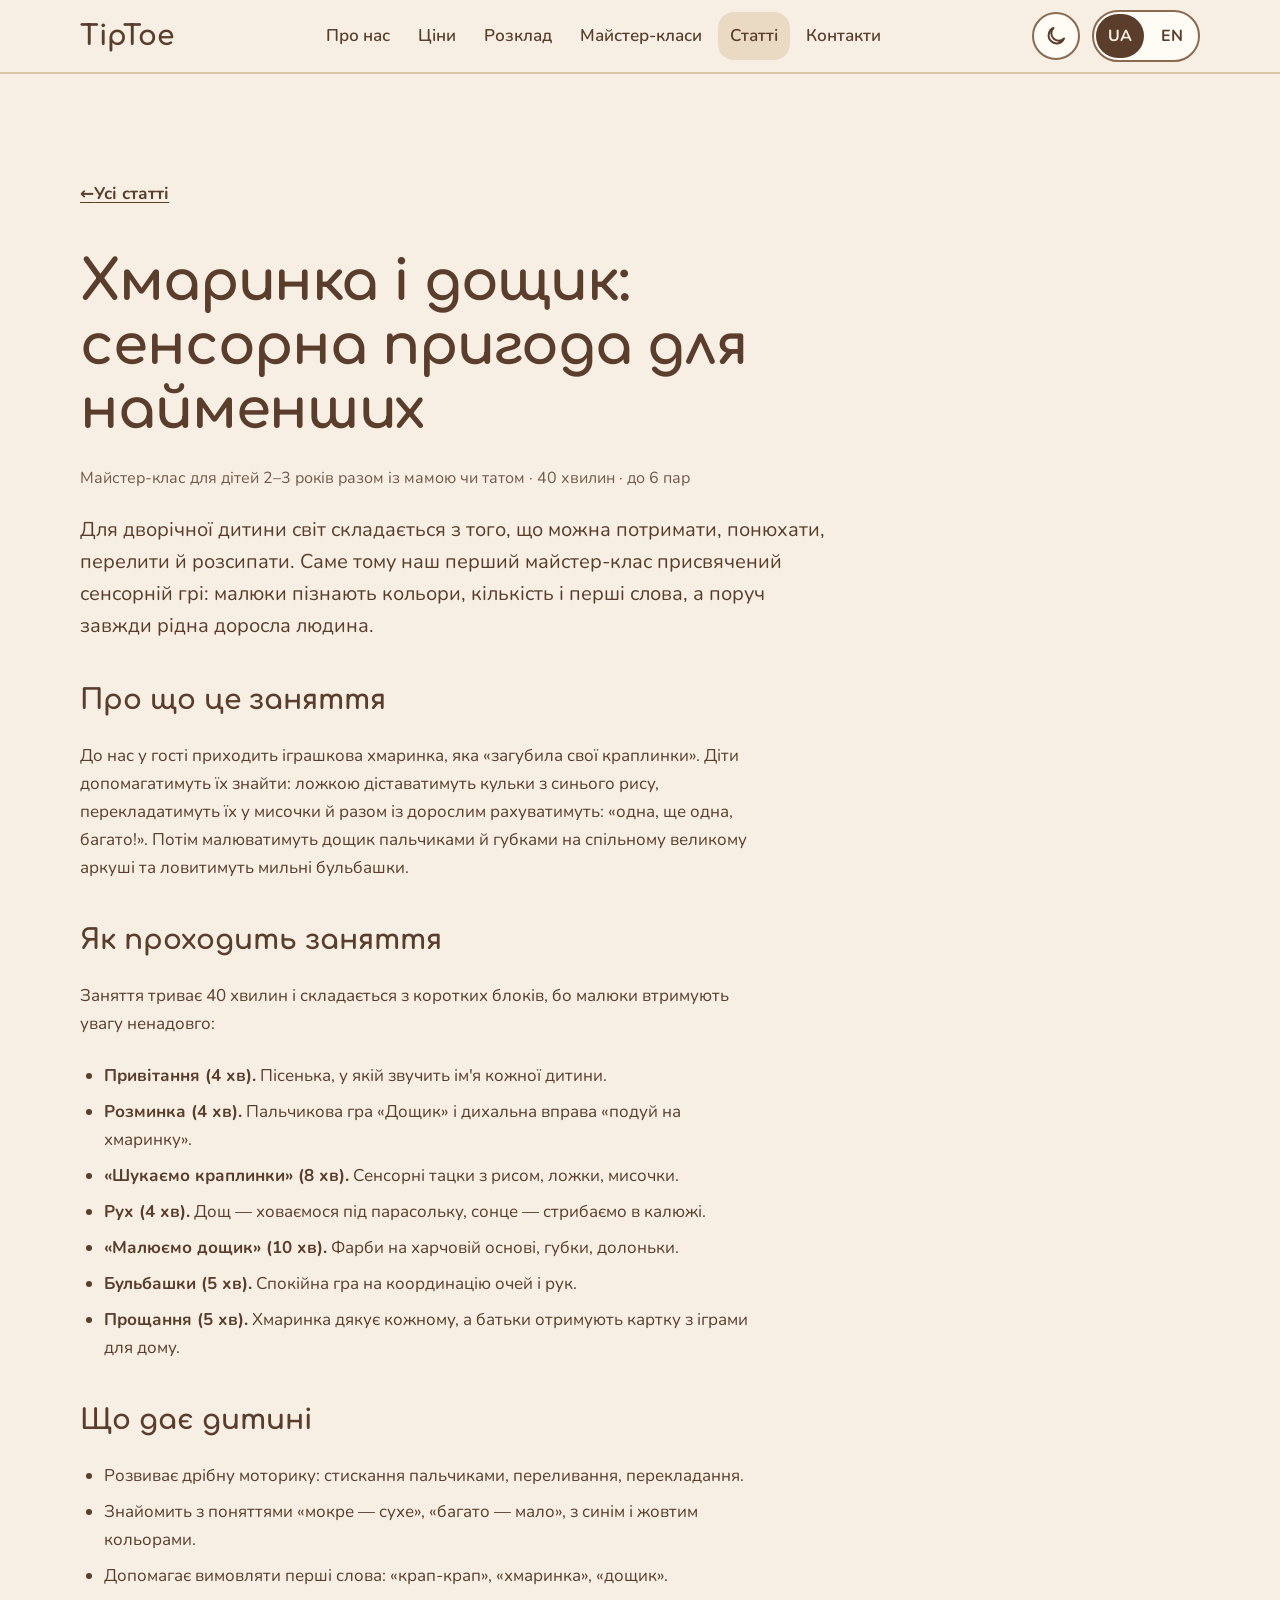
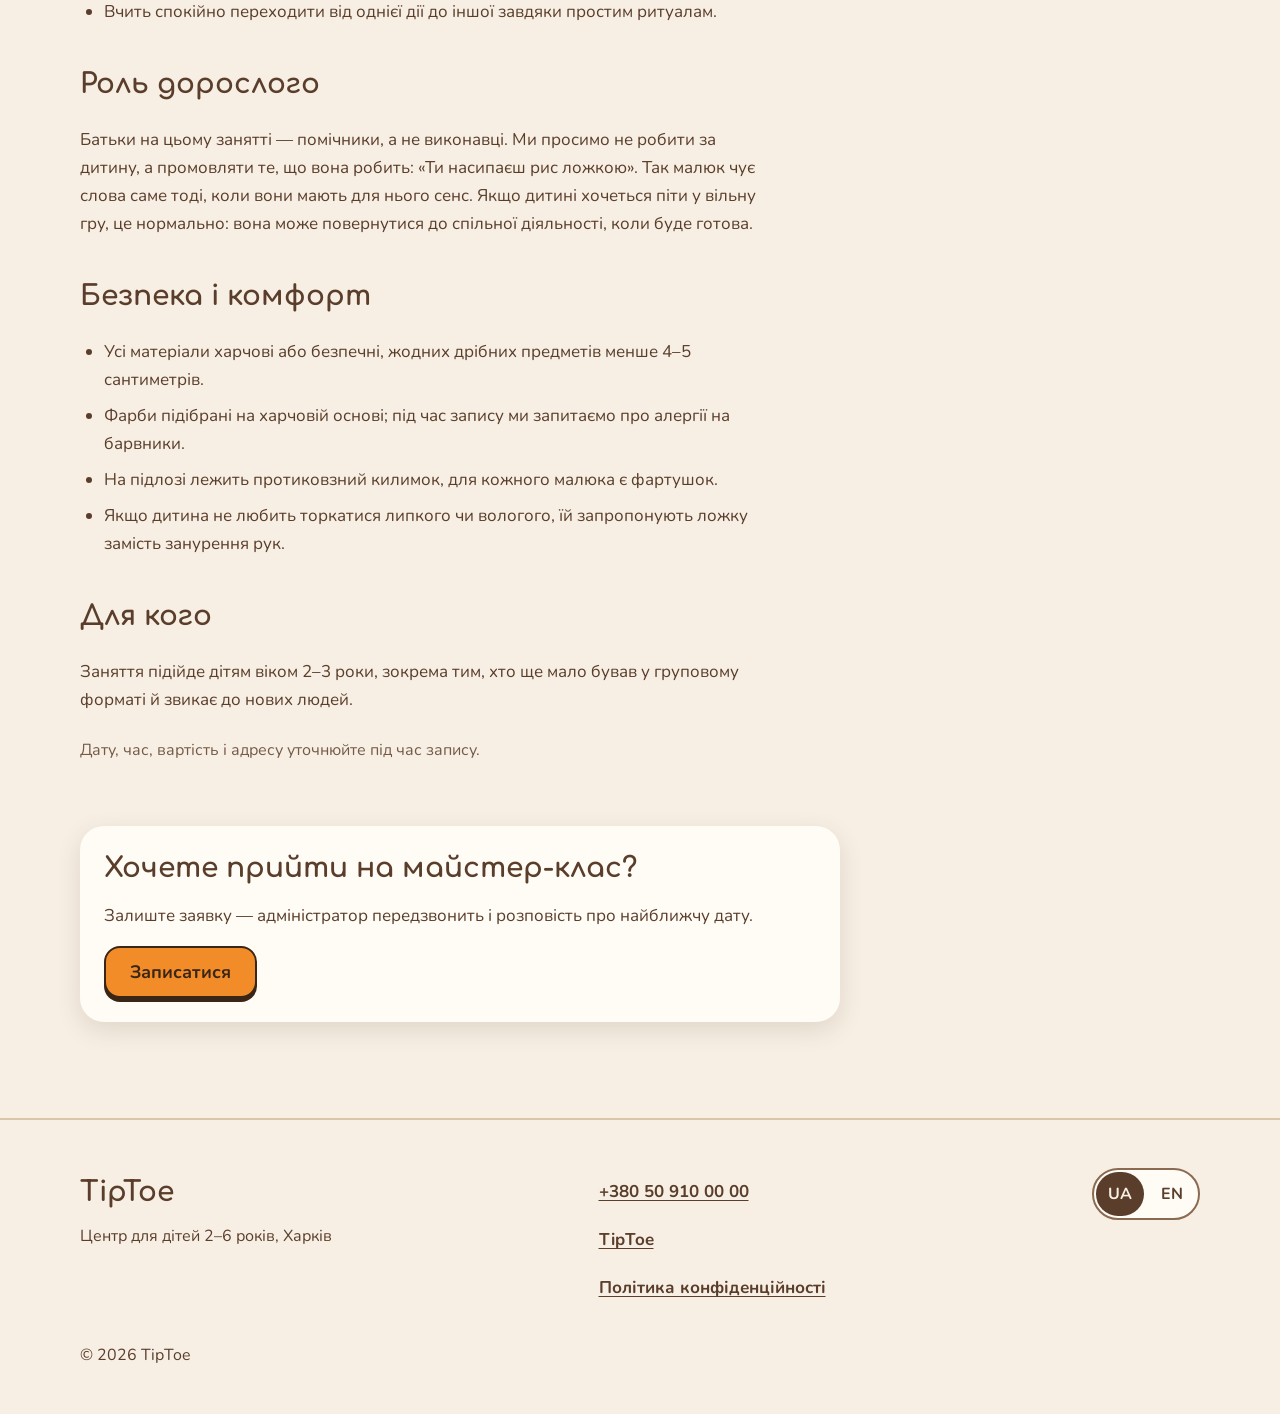
<file: articles/article-1-khmarynka-i-doshchyk.html>
<!DOCTYPE html>
<html lang="uk" data-page="article">
<head>
  <meta charset="UTF-8">
  <meta name="viewport" content="width=device-width, initial-scale=1.0">
  <title>Хмаринка і дощик: сенсорна пригода для найменших — TipToe</title>
  <meta name="description" content="Для дворічної дитини світ складається з того, що можна потримати, понюхати, перелити й розсипати. Саме тому наш перший майстер-клас присвячений сенсорній грі…">
  <meta property="og:type" content="article">
  <meta property="og:site_name" content="TipToe">
  <meta property="og:title" content="Хмаринка і дощик: сенсорна пригода для найменших — TipToe">
  <meta property="og:description" content="Для дворічної дитини світ складається з того, що можна потримати, понюхати, перелити й розсипати. Саме тому наш перший майстер-клас присвячений сенсорній грі…">
  <meta property="og:locale" content="uk_UA">
  <link rel="icon" href="../assets/img/favicon.svg" type="image/svg+xml">
  <link rel="preload" href="../assets/fonts/Comfortaa-Bold.woff2" as="font" type="font/woff2" crossorigin>
  <link rel="preload" href="../assets/fonts/Nunito-Regular.woff2" as="font" type="font/woff2" crossorigin>
  <link rel="stylesheet" href="../assets/css/tokens.css">
  <link rel="stylesheet" href="../assets/css/base.css">
  <link rel="stylesheet" href="../assets/css/components.css">
  <link rel="stylesheet" href="../assets/css/sections.css">
  <script src="../assets/js/theme.js"></script>
  <script src="../assets/js/i18n.js" defer></script>
  <script src="../assets/js/lang.js" defer></script>
  <script src="../assets/js/menu.js" defer></script>
</head><body>
<div id="top" class="page">
  <a class="tt-btn tt-skip" href="#main" data-i18n="skip">Перейти до основного вмісту</a>

  <header class="site-header">
    <div class="wrap hdr-row hdr-row--split">
      <a class="brand" href="../site.html" aria-label="TipToe — на головну" data-i18n-attr="aria-label:brandHome">TipToe</a>
      <nav class="nav-desktop" aria-label="Основне меню" data-i18n-attr="aria-label:navLabel">
        <ul>
          <li><a class="nav-link" href="../site.html#about" data-i18n="nAbout">Про нас</a></li>
          <li><a class="nav-link" href="../site.html#prices" data-i18n="nPrices">Ціни</a></li>
          <li><a class="nav-link" href="../site.html#schedule" data-i18n="nSchedule">Розклад</a></li>
          <li><a class="nav-link" href="../site.html#masterclasses" data-i18n="nMasters">Майстер-класи</a></li>
          <li><a class="nav-link" href="../articles.html" aria-current="page" data-i18n="nArticles">Статті</a></li>
          <li><a class="nav-link" href="../site.html#contacts" data-i18n="nContacts">Контакти</a></li>
        </ul>
      </nav>
      <div class="hdr-tools">
        <button class="theme-btn" type="button" aria-pressed="false" aria-label="Темна тема" data-i18n-attr="aria-label:theme">
          <svg class="ico-moon" width="24" height="24" viewBox="0 0 24 24" fill="none" stroke="currentColor" stroke-width="2" stroke-linecap="round" stroke-linejoin="round" aria-hidden="true" focusable="false"><path d="M20 14.5A8 8 0 1 1 9.5 4a6.5 6.5 0 0 0 10.5 10.5z"/></svg>
          <svg class="ico-sun" width="24" height="24" viewBox="0 0 24 24" fill="none" stroke="currentColor" stroke-width="2" stroke-linecap="round" stroke-linejoin="round" aria-hidden="true" focusable="false"><circle cx="12" cy="12" r="4"/><path d="M12 3v2M12 19v2M3 12h2M19 12h2M5.6 5.6l1.4 1.4M17 17l1.4 1.4M5.6 18.4L7 17M17 7l1.4-1.4"/></svg>
        </button>
        <div class="tt-lang" role="group" aria-label="Мова сайту" data-i18n-attr="aria-label:langLabel">
          <a href="?lang=uk" data-lang="uk" lang="uk" hreflang="uk" aria-current="true" aria-label="UA — українська" data-i18n-attr="aria-label:uaLabel">UA</a>
          <a href="?lang=en" data-lang="en" lang="en" hreflang="en" aria-current="false" aria-label="EN — English" data-i18n-attr="aria-label:enLabel">EN</a>
        </div>
        <button class="burger" type="button" aria-expanded="false" aria-controls="mobile-menu" aria-label="Меню" data-i18n-attr="aria-label:menu">
          <svg width="24" height="24" viewBox="0 0 24 24" fill="none" stroke="currentColor" stroke-width="2" stroke-linecap="round" aria-hidden="true" focusable="false"><path d="M4 7h16M4 12h16M4 17h16"/></svg>
        </button>
      </div>
    </div>
    <nav id="mobile-menu" class="mobile-menu" aria-label="Меню для смартфона" data-i18n-attr="aria-label:mobileNav" hidden>
      <ul class="wrap">
        <li><a class="nav-link" href="../site.html#about" data-i18n="nAbout">Про нас</a></li>
        <li><a class="nav-link" href="../site.html#prices" data-i18n="nPrices">Ціни</a></li>
        <li><a class="nav-link" href="../site.html#schedule" data-i18n="nSchedule">Розклад</a></li>
        <li><a class="nav-link" href="../site.html#masterclasses" data-i18n="nMasters">Майстер-класи</a></li>
        <li><a class="nav-link" href="../articles.html" aria-current="page" data-i18n="nArticles">Статті</a></li>
        <li><a class="nav-link" href="../site.html#contacts" data-i18n="nContacts">Контакти</a></li>
      </ul>
    </nav>
  </header>
  <main id="main" tabindex="-1">
    <section class="sec">
      <div class="wrap">
        <p class="crumbs"><a class="tt-link" href="../articles.html"><span aria-hidden="true">← </span><span data-i18n="artAll">Усі статті</span></a></p>
        <article class="doc" lang="uk">
          <h1 class="tt-h1">Хмаринка і дощик: сенсорна пригода для найменших</h1>
          <p class="tt-small">Майстер-клас для дітей 2–3 років разом із мамою чи татом · 40 хвилин · до 6 пар</p>
          <p class="tt-lead">Для дворічної дитини світ складається з того, що можна потримати, понюхати, перелити й розсипати. Саме тому наш перший майстер-клас присвячений сенсорній грі: малюки пізнають кольори, кількість і перші слова, а поруч завжди рідна доросла людина.</p>
          <h2 class="tt-h3">Про що це заняття</h2>
          <p class="tt-body">До нас у гості приходить іграшкова хмаринка, яка «загубила свої краплинки». Діти допомагатимуть їх знайти: ложкою діставатимуть кульки з синього рису, перекладатимуть їх у мисочки й разом із дорослим рахуватимуть: «одна, ще одна, багато!». Потім малюватимуть дощик пальчиками й губками на спільному великому аркуші та ловитимуть мильні бульбашки.</p>
          <h2 class="tt-h3">Як проходить заняття</h2>
          <p class="tt-body">Заняття триває 40 хвилин і складається з коротких блоків, бо малюки втримують увагу ненадовго:</p>
          <ul class="tt-body">
            <li><strong>Привітання (4 хв).</strong> Пісенька, у якій звучить ім'я кожної дитини.</li>
            <li><strong>Розминка (4 хв).</strong> Пальчикова гра «Дощик» і дихальна вправа «подуй на хмаринку».</li>
            <li><strong>«Шукаємо краплинки» (8 хв).</strong> Сенсорні тацки з рисом, ложки, мисочки.</li>
            <li><strong>Рух (4 хв).</strong> Дощ — ховаємося під парасольку, сонце — стрибаємо в калюжі.</li>
            <li><strong>«Малюємо дощик» (10 хв).</strong> Фарби на харчовій основі, губки, долоньки.</li>
            <li><strong>Бульбашки (5 хв).</strong> Спокійна гра на координацію очей і рук.</li>
            <li><strong>Прощання (5 хв).</strong> Хмаринка дякує кожному, а батьки отримують картку з іграми для дому.</li>
          </ul>
          <h2 class="tt-h3">Що дає дитині</h2>
          <ul class="tt-body">
            <li>Розвиває дрібну моторику: стискання пальчиками, переливання, перекладання.</li>
            <li>Знайомить з поняттями «мокре — сухе», «багато — мало», з синім і жовтим кольорами.</li>
            <li>Допомагає вимовляти перші слова: «крап-крап», «хмаринка», «дощик».</li>
            <li>Вчить спокійно переходити від однієї дії до іншої завдяки простим ритуалам.</li>
          </ul>
          <h2 class="tt-h3">Роль дорослого</h2>
          <p class="tt-body">Батьки на цьому занятті — помічники, а не виконавці. Ми просимо не робити за дитину, а промовляти те, що вона робить: «Ти насипаєш рис ложкою». Так малюк чує слова саме тоді, коли вони мають для нього сенс. Якщо дитині хочеться піти у вільну гру, це нормально: вона може повернутися до спільної діяльності, коли буде готова.</p>
          <h2 class="tt-h3">Безпека і комфорт</h2>
          <ul class="tt-body">
            <li>Усі матеріали харчові або безпечні, жодних дрібних предметів менше 4–5 сантиметрів.</li>
            <li>Фарби підібрані на харчовій основі; під час запису ми запитаємо про алергії на барвники.</li>
            <li>На підлозі лежить протиковзний килимок, для кожного малюка є фартушок.</li>
            <li>Якщо дитина не любить торкатися липкого чи вологого, їй запропонують ложку замість занурення рук.</li>
          </ul>
          <h2 class="tt-h3">Для кого</h2>
          <p class="tt-body">Заняття підійде дітям віком 2–3 роки, зокрема тим, хто ще мало бував у груповому форматі й звикає до нових людей.</p>
          <p class="tt-small">Дату, час, вартість і адресу уточнюйте під час запису.</p>
        </article>
        <div class="tt-card art-cta">
          <h2 class="tt-h3" data-i18n="artCtaH">Хочете прийти на майстер-клас?</h2>
          <p class="tt-body" data-i18n="artCtaP">Залиште заявку — адміністратор передзвонить і розповість про найближчу дату.</p>
          <a class="tt-btn" href="../site.html#request" data-i18n="signup">Записатися</a>
        </div>
      </div>
    </section>
  </main>
  <footer class="site-footer">
    <div class="wrap stack stack--6">
      <div class="footer-row">
        <div class="stack" style="gap:var(--space-2)">
          <span class="brand">TipToe</span>
          <p class="tt-small" style="color:var(--text)" data-i18n="footerAbout">Центр для дітей 2–6 років, Харків</p>
        </div>
        <div class="footer-links">
          <a class="tt-link" href="tel:+380509100000">+380 50 910 00 00</a>
          <a class="tt-link" href="https://www.instagram.com/" aria-label="TipToe в Instagram" data-i18n-attr="aria-label:instagramLabel">TipToe</a>
          <a class="tt-link" href="../privacy.html" data-i18n="privacyLink">Політика конфіденційності</a>
        </div>
        <div class="tt-lang" role="group" aria-label="Мова сайту" data-i18n-attr="aria-label:langLabel">
          <a href="?lang=uk" data-lang="uk" lang="uk" hreflang="uk" aria-current="true" aria-label="UA — українська" data-i18n-attr="aria-label:uaLabel">UA</a>
          <a href="?lang=en" data-lang="en" lang="en" hreflang="en" aria-current="false" aria-label="EN — English" data-i18n-attr="aria-label:enLabel">EN</a>
        </div>
      </div>
      <p class="tt-caption">© 2026 TipToe</p>
    </div>
  </footer>
</div>
</body>
</html>
</file>
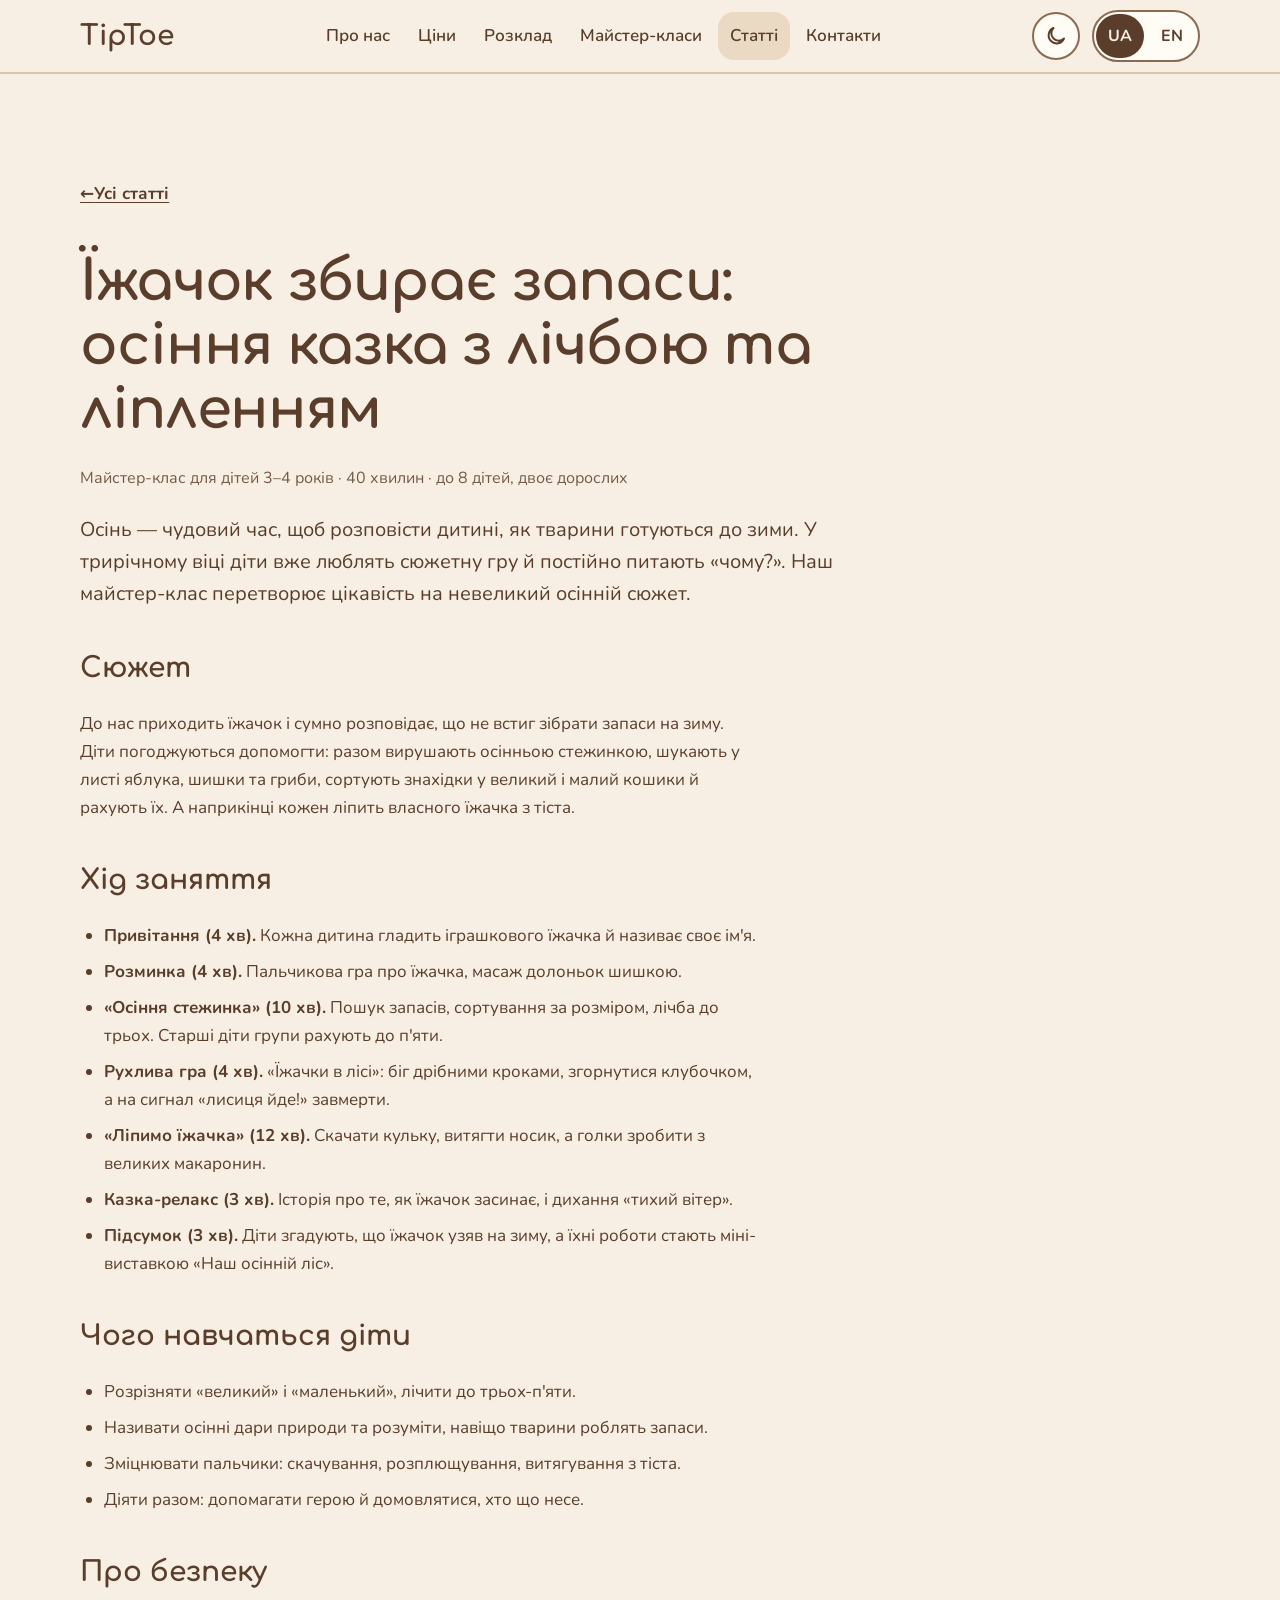
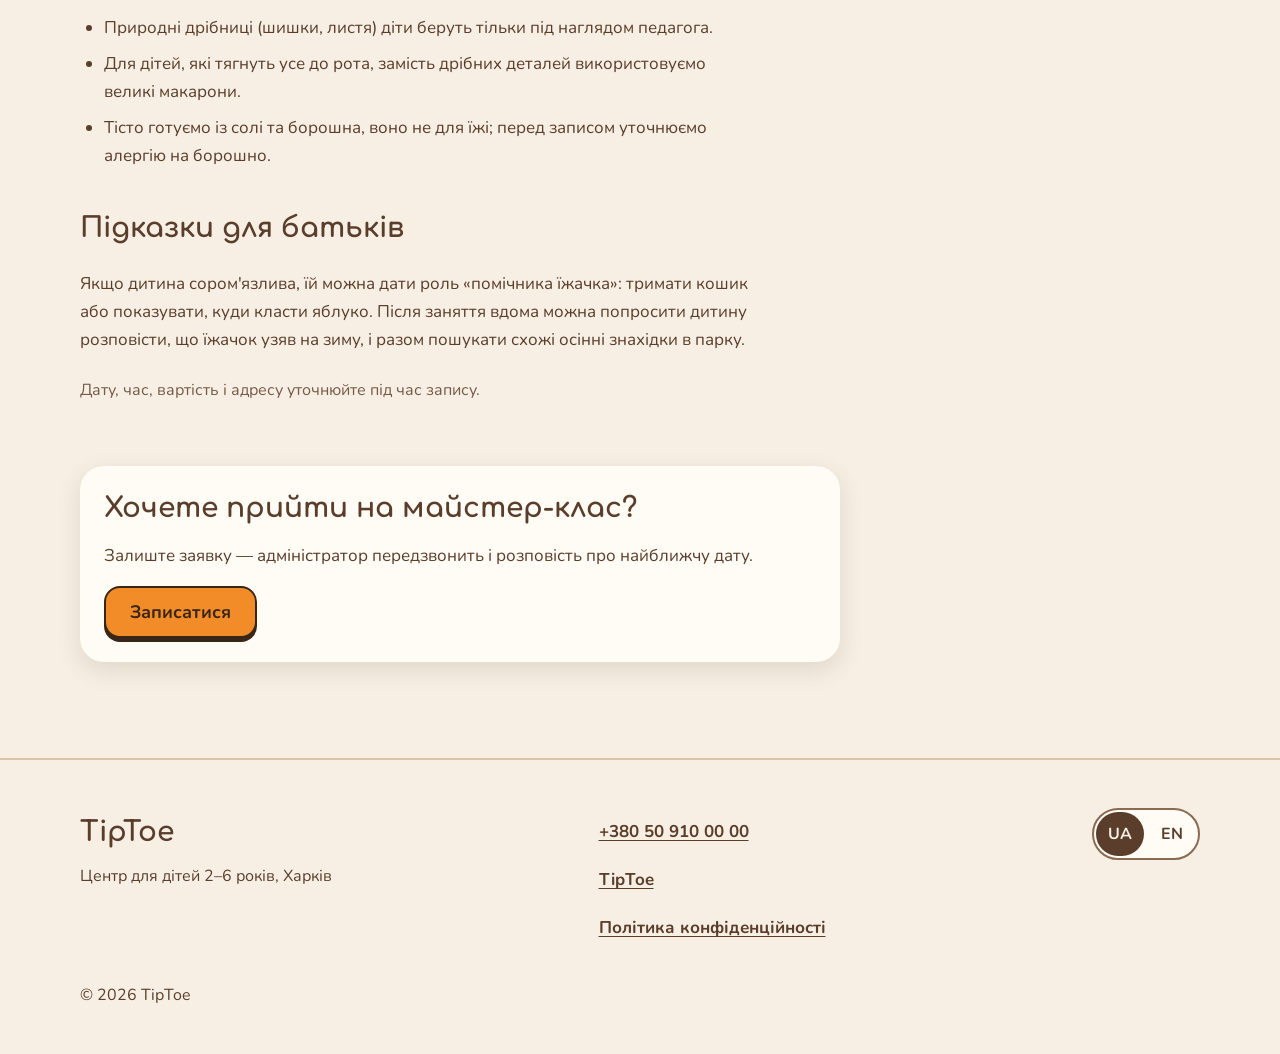
<file: articles/article-2-yizhachok-zbyraye-zapasy.html>
<!DOCTYPE html>
<html lang="uk" data-page="article">
<head>
  <meta charset="UTF-8">
  <meta name="viewport" content="width=device-width, initial-scale=1.0">
  <title>Їжачок збирає запаси: осіння казка з лічбою та ліпленням — TipToe</title>
  <meta name="description" content="Осінь — чудовий час, щоб розповісти дитині, як тварини готуються до зими. У трирічному віці діти вже люблять сюжетну гру й постійно питають «чому?». Наш майс…">
  <meta property="og:type" content="article">
  <meta property="og:site_name" content="TipToe">
  <meta property="og:title" content="Їжачок збирає запаси: осіння казка з лічбою та ліпленням — TipToe">
  <meta property="og:description" content="Осінь — чудовий час, щоб розповісти дитині, як тварини готуються до зими. У трирічному віці діти вже люблять сюжетну гру й постійно питають «чому?». Наш майс…">
  <meta property="og:locale" content="uk_UA">
  <link rel="icon" href="../assets/img/favicon.svg" type="image/svg+xml">
  <link rel="preload" href="../assets/fonts/Comfortaa-Bold.woff2" as="font" type="font/woff2" crossorigin>
  <link rel="preload" href="../assets/fonts/Nunito-Regular.woff2" as="font" type="font/woff2" crossorigin>
  <link rel="stylesheet" href="../assets/css/tokens.css">
  <link rel="stylesheet" href="../assets/css/base.css">
  <link rel="stylesheet" href="../assets/css/components.css">
  <link rel="stylesheet" href="../assets/css/sections.css">
  <script src="../assets/js/theme.js"></script>
  <script src="../assets/js/i18n.js" defer></script>
  <script src="../assets/js/lang.js" defer></script>
  <script src="../assets/js/menu.js" defer></script>
</head><body>
<div id="top" class="page">
  <a class="tt-btn tt-skip" href="#main" data-i18n="skip">Перейти до основного вмісту</a>

  <header class="site-header">
    <div class="wrap hdr-row hdr-row--split">
      <a class="brand" href="../site.html" aria-label="TipToe — на головну" data-i18n-attr="aria-label:brandHome">TipToe</a>
      <nav class="nav-desktop" aria-label="Основне меню" data-i18n-attr="aria-label:navLabel">
        <ul>
          <li><a class="nav-link" href="../site.html#about" data-i18n="nAbout">Про нас</a></li>
          <li><a class="nav-link" href="../site.html#prices" data-i18n="nPrices">Ціни</a></li>
          <li><a class="nav-link" href="../site.html#schedule" data-i18n="nSchedule">Розклад</a></li>
          <li><a class="nav-link" href="../site.html#masterclasses" data-i18n="nMasters">Майстер-класи</a></li>
          <li><a class="nav-link" href="../articles.html" aria-current="page" data-i18n="nArticles">Статті</a></li>
          <li><a class="nav-link" href="../site.html#contacts" data-i18n="nContacts">Контакти</a></li>
        </ul>
      </nav>
      <div class="hdr-tools">
        <button class="theme-btn" type="button" aria-pressed="false" aria-label="Темна тема" data-i18n-attr="aria-label:theme">
          <svg class="ico-moon" width="24" height="24" viewBox="0 0 24 24" fill="none" stroke="currentColor" stroke-width="2" stroke-linecap="round" stroke-linejoin="round" aria-hidden="true" focusable="false"><path d="M20 14.5A8 8 0 1 1 9.5 4a6.5 6.5 0 0 0 10.5 10.5z"/></svg>
          <svg class="ico-sun" width="24" height="24" viewBox="0 0 24 24" fill="none" stroke="currentColor" stroke-width="2" stroke-linecap="round" stroke-linejoin="round" aria-hidden="true" focusable="false"><circle cx="12" cy="12" r="4"/><path d="M12 3v2M12 19v2M3 12h2M19 12h2M5.6 5.6l1.4 1.4M17 17l1.4 1.4M5.6 18.4L7 17M17 7l1.4-1.4"/></svg>
        </button>
        <div class="tt-lang" role="group" aria-label="Мова сайту" data-i18n-attr="aria-label:langLabel">
          <a href="?lang=uk" data-lang="uk" lang="uk" hreflang="uk" aria-current="true" aria-label="UA — українська" data-i18n-attr="aria-label:uaLabel">UA</a>
          <a href="?lang=en" data-lang="en" lang="en" hreflang="en" aria-current="false" aria-label="EN — English" data-i18n-attr="aria-label:enLabel">EN</a>
        </div>
        <button class="burger" type="button" aria-expanded="false" aria-controls="mobile-menu" aria-label="Меню" data-i18n-attr="aria-label:menu">
          <svg width="24" height="24" viewBox="0 0 24 24" fill="none" stroke="currentColor" stroke-width="2" stroke-linecap="round" aria-hidden="true" focusable="false"><path d="M4 7h16M4 12h16M4 17h16"/></svg>
        </button>
      </div>
    </div>
    <nav id="mobile-menu" class="mobile-menu" aria-label="Меню для смартфона" data-i18n-attr="aria-label:mobileNav" hidden>
      <ul class="wrap">
        <li><a class="nav-link" href="../site.html#about" data-i18n="nAbout">Про нас</a></li>
        <li><a class="nav-link" href="../site.html#prices" data-i18n="nPrices">Ціни</a></li>
        <li><a class="nav-link" href="../site.html#schedule" data-i18n="nSchedule">Розклад</a></li>
        <li><a class="nav-link" href="../site.html#masterclasses" data-i18n="nMasters">Майстер-класи</a></li>
        <li><a class="nav-link" href="../articles.html" aria-current="page" data-i18n="nArticles">Статті</a></li>
        <li><a class="nav-link" href="../site.html#contacts" data-i18n="nContacts">Контакти</a></li>
      </ul>
    </nav>
  </header>
  <main id="main" tabindex="-1">
    <section class="sec">
      <div class="wrap">
        <p class="crumbs"><a class="tt-link" href="../articles.html"><span aria-hidden="true">← </span><span data-i18n="artAll">Усі статті</span></a></p>
        <article class="doc" lang="uk">
          <h1 class="tt-h1">Їжачок збирає запаси: осіння казка з лічбою та ліпленням</h1>
          <p class="tt-small">Майстер-клас для дітей 3–4 років · 40 хвилин · до 8 дітей, двоє дорослих</p>
          <p class="tt-lead">Осінь — чудовий час, щоб розповісти дитині, як тварини готуються до зими. У трирічному віці діти вже люблять сюжетну гру й постійно питають «чому?». Наш майстер-клас перетворює цікавість на невеликий осінній сюжет.</p>
          <h2 class="tt-h3">Сюжет</h2>
          <p class="tt-body">До нас приходить їжачок і сумно розповідає, що не встиг зібрати запаси на зиму. Діти погоджуються допомогти: разом вирушають осінньою стежинкою, шукають у листі яблука, шишки та гриби, сортують знахідки у великий і малий кошики й рахують їх. А наприкінці кожен ліпить власного їжачка з тіста.</p>
          <h2 class="tt-h3">Хід заняття</h2>
          <ul class="tt-body">
            <li><strong>Привітання (4 хв).</strong> Кожна дитина гладить іграшкового їжачка й називає своє ім'я.</li>
            <li><strong>Розминка (4 хв).</strong> Пальчикова гра про їжачка, масаж долоньок шишкою.</li>
            <li><strong>«Осіння стежинка» (10 хв).</strong> Пошук запасів, сортування за розміром, лічба до трьох. Старші діти групи рахують до п'яти.</li>
            <li><strong>Рухлива гра (4 хв).</strong> «Їжачки в лісі»: біг дрібними кроками, згорнутися клубочком, а на сигнал «лисиця йде!» завмерти.</li>
            <li><strong>«Ліпимо їжачка» (12 хв).</strong> Скачати кульку, витягти носик, а голки зробити з великих макаронин.</li>
            <li><strong>Казка-релакс (3 хв).</strong> Історія про те, як їжачок засинає, і дихання «тихий вітер».</li>
            <li><strong>Підсумок (3 хв).</strong> Діти згадують, що їжачок узяв на зиму, а їхні роботи стають міні-виставкою «Наш осінній ліс».</li>
          </ul>
          <h2 class="tt-h3">Чого навчаться діти</h2>
          <ul class="tt-body">
            <li>Розрізняти «великий» і «маленький», лічити до трьох-п'яти.</li>
            <li>Називати осінні дари природи та розуміти, навіщо тварини роблять запаси.</li>
            <li>Зміцнювати пальчики: скачування, розплющування, витягування з тіста.</li>
            <li>Діяти разом: допомагати герою й домовлятися, хто що несе.</li>
          </ul>
          <h2 class="tt-h3">Про безпеку</h2>
          <ul class="tt-body">
            <li>Природні дрібниці (шишки, листя) діти беруть тільки під наглядом педагога.</li>
            <li>Для дітей, які тягнуть усе до рота, замість дрібних деталей використовуємо великі макарони.</li>
            <li>Тісто готуємо із солі та борошна, воно не для їжі; перед записом уточнюємо алергію на борошно.</li>
          </ul>
          <h2 class="tt-h3">Підказки для батьків</h2>
          <p class="tt-body">Якщо дитина сором'язлива, їй можна дати роль «помічника їжачка»: тримати кошик або показувати, куди класти яблуко. Після заняття вдома можна попросити дитину розповісти, що їжачок узяв на зиму, і разом пошукати схожі осінні знахідки в парку.</p>
          <p class="tt-small">Дату, час, вартість і адресу уточнюйте під час запису.</p>
        </article>
        <div class="tt-card art-cta">
          <h2 class="tt-h3" data-i18n="artCtaH">Хочете прийти на майстер-клас?</h2>
          <p class="tt-body" data-i18n="artCtaP">Залиште заявку — адміністратор передзвонить і розповість про найближчу дату.</p>
          <a class="tt-btn" href="../site.html#request" data-i18n="signup">Записатися</a>
        </div>
      </div>
    </section>
  </main>
  <footer class="site-footer">
    <div class="wrap stack stack--6">
      <div class="footer-row">
        <div class="stack" style="gap:var(--space-2)">
          <span class="brand">TipToe</span>
          <p class="tt-small" style="color:var(--text)" data-i18n="footerAbout">Центр для дітей 2–6 років, Харків</p>
        </div>
        <div class="footer-links">
          <a class="tt-link" href="tel:+380509100000">+380 50 910 00 00</a>
          <a class="tt-link" href="https://www.instagram.com/" aria-label="TipToe в Instagram" data-i18n-attr="aria-label:instagramLabel">TipToe</a>
          <a class="tt-link" href="../privacy.html" data-i18n="privacyLink">Політика конфіденційності</a>
        </div>
        <div class="tt-lang" role="group" aria-label="Мова сайту" data-i18n-attr="aria-label:langLabel">
          <a href="?lang=uk" data-lang="uk" lang="uk" hreflang="uk" aria-current="true" aria-label="UA — українська" data-i18n-attr="aria-label:uaLabel">UA</a>
          <a href="?lang=en" data-lang="en" lang="en" hreflang="en" aria-current="false" aria-label="EN — English" data-i18n-attr="aria-label:enLabel">EN</a>
        </div>
      </div>
      <p class="tt-caption">© 2026 TipToe</p>
    </div>
  </footer>
</div>
</body>
</html>
</file>
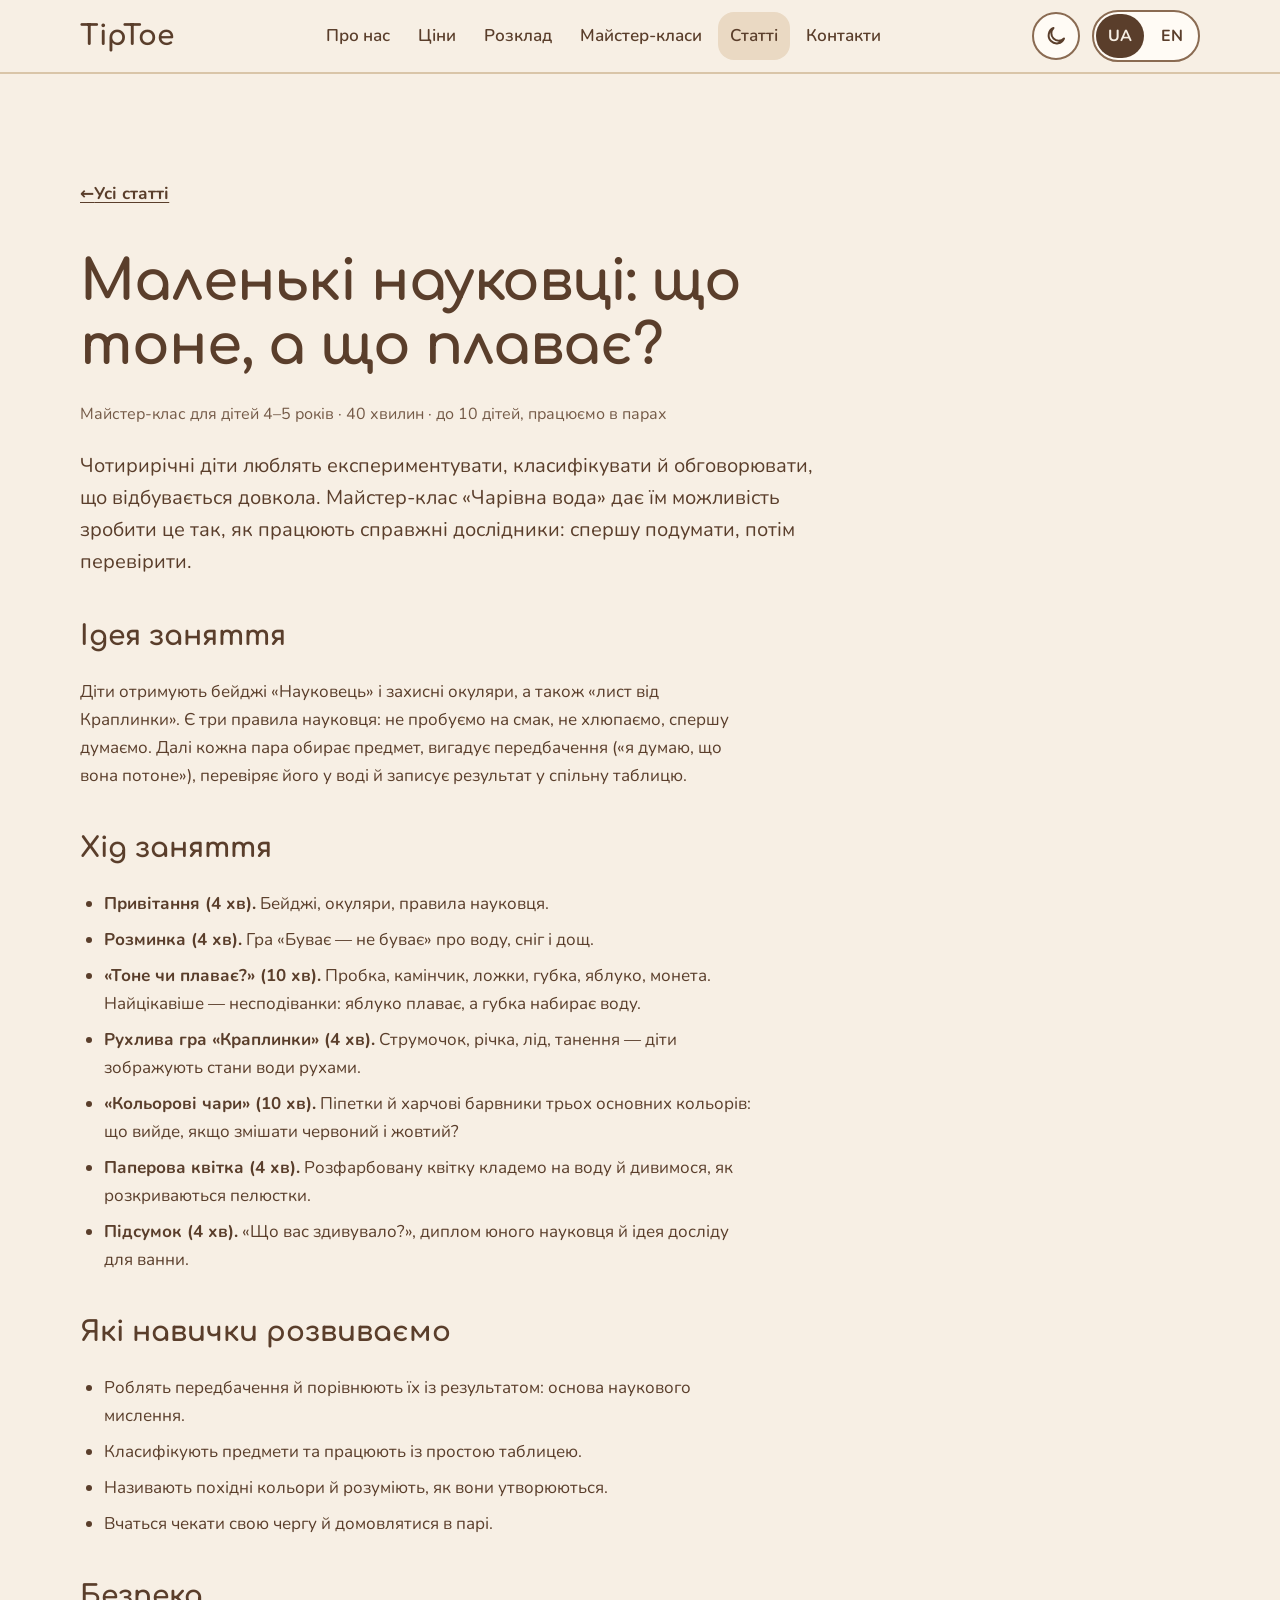
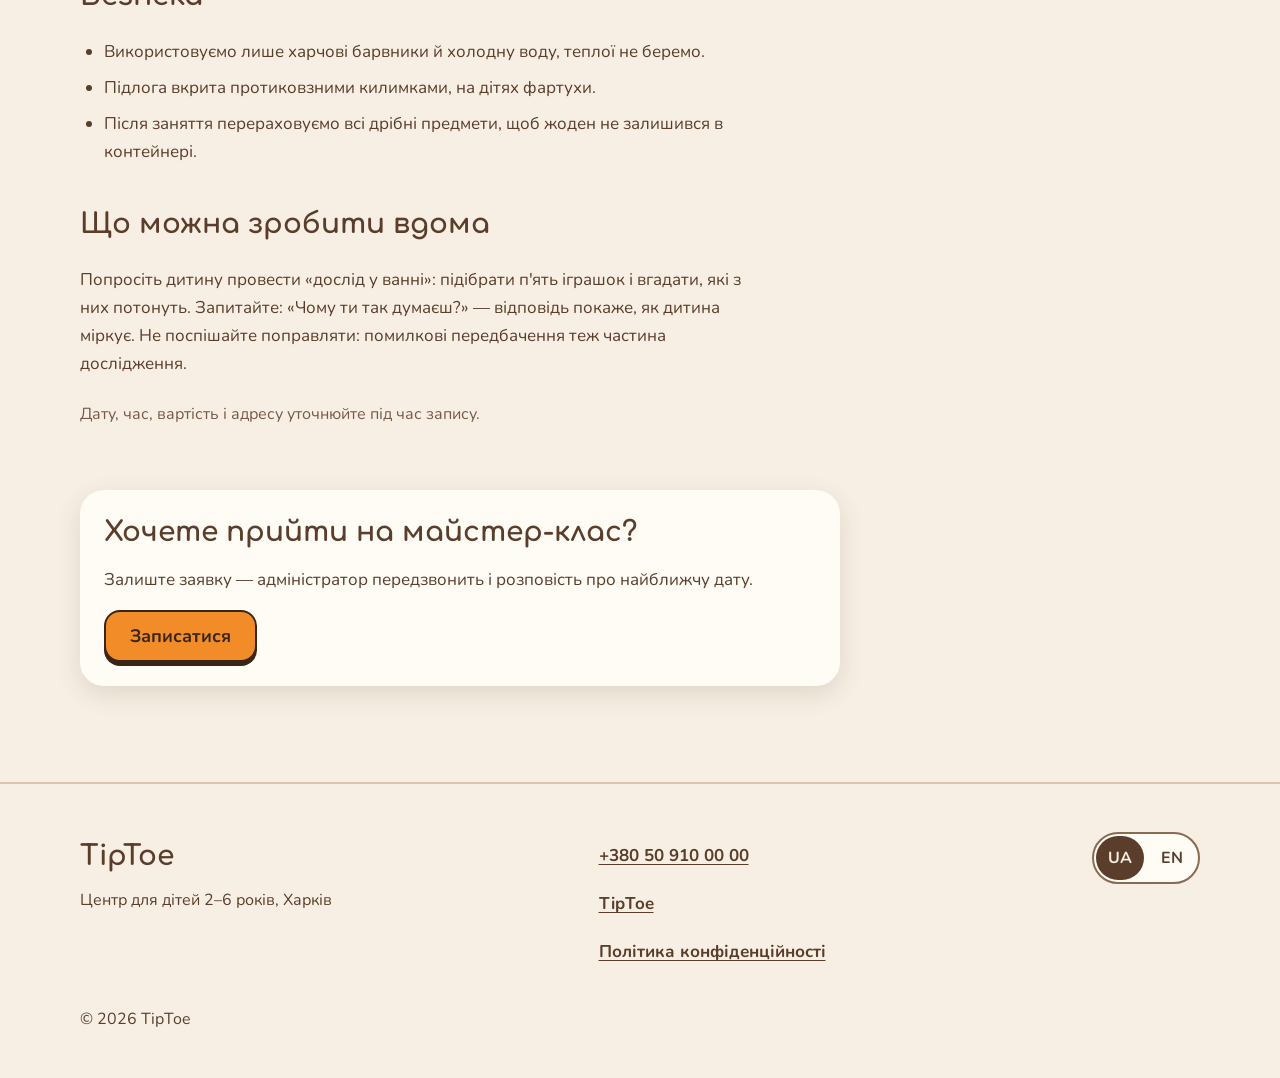
<file: articles/article-3-malenki-naukovtsi-charivna-voda.html>
<!DOCTYPE html>
<html lang="uk" data-page="article">
<head>
  <meta charset="UTF-8">
  <meta name="viewport" content="width=device-width, initial-scale=1.0">
  <title>Маленькі науковці: що тоне, а що плаває? — TipToe</title>
  <meta name="description" content="Чотирирічні діти люблять експериментувати, класифікувати й обговорювати, що відбувається довкола. Майстер-клас «Чарівна вода» дає їм можливість зробити це та…">
  <meta property="og:type" content="article">
  <meta property="og:site_name" content="TipToe">
  <meta property="og:title" content="Маленькі науковці: що тоне, а що плаває? — TipToe">
  <meta property="og:description" content="Чотирирічні діти люблять експериментувати, класифікувати й обговорювати, що відбувається довкола. Майстер-клас «Чарівна вода» дає їм можливість зробити це та…">
  <meta property="og:locale" content="uk_UA">
  <link rel="icon" href="../assets/img/favicon.svg" type="image/svg+xml">
  <link rel="preload" href="../assets/fonts/Comfortaa-Bold.woff2" as="font" type="font/woff2" crossorigin>
  <link rel="preload" href="../assets/fonts/Nunito-Regular.woff2" as="font" type="font/woff2" crossorigin>
  <link rel="stylesheet" href="../assets/css/tokens.css">
  <link rel="stylesheet" href="../assets/css/base.css">
  <link rel="stylesheet" href="../assets/css/components.css">
  <link rel="stylesheet" href="../assets/css/sections.css">
  <script src="../assets/js/theme.js"></script>
  <script src="../assets/js/i18n.js" defer></script>
  <script src="../assets/js/lang.js" defer></script>
  <script src="../assets/js/menu.js" defer></script>
</head><body>
<div id="top" class="page">
  <a class="tt-btn tt-skip" href="#main" data-i18n="skip">Перейти до основного вмісту</a>

  <header class="site-header">
    <div class="wrap hdr-row hdr-row--split">
      <a class="brand" href="../site.html" aria-label="TipToe — на головну" data-i18n-attr="aria-label:brandHome">TipToe</a>
      <nav class="nav-desktop" aria-label="Основне меню" data-i18n-attr="aria-label:navLabel">
        <ul>
          <li><a class="nav-link" href="../site.html#about" data-i18n="nAbout">Про нас</a></li>
          <li><a class="nav-link" href="../site.html#prices" data-i18n="nPrices">Ціни</a></li>
          <li><a class="nav-link" href="../site.html#schedule" data-i18n="nSchedule">Розклад</a></li>
          <li><a class="nav-link" href="../site.html#masterclasses" data-i18n="nMasters">Майстер-класи</a></li>
          <li><a class="nav-link" href="../articles.html" aria-current="page" data-i18n="nArticles">Статті</a></li>
          <li><a class="nav-link" href="../site.html#contacts" data-i18n="nContacts">Контакти</a></li>
        </ul>
      </nav>
      <div class="hdr-tools">
        <button class="theme-btn" type="button" aria-pressed="false" aria-label="Темна тема" data-i18n-attr="aria-label:theme">
          <svg class="ico-moon" width="24" height="24" viewBox="0 0 24 24" fill="none" stroke="currentColor" stroke-width="2" stroke-linecap="round" stroke-linejoin="round" aria-hidden="true" focusable="false"><path d="M20 14.5A8 8 0 1 1 9.5 4a6.5 6.5 0 0 0 10.5 10.5z"/></svg>
          <svg class="ico-sun" width="24" height="24" viewBox="0 0 24 24" fill="none" stroke="currentColor" stroke-width="2" stroke-linecap="round" stroke-linejoin="round" aria-hidden="true" focusable="false"><circle cx="12" cy="12" r="4"/><path d="M12 3v2M12 19v2M3 12h2M19 12h2M5.6 5.6l1.4 1.4M17 17l1.4 1.4M5.6 18.4L7 17M17 7l1.4-1.4"/></svg>
        </button>
        <div class="tt-lang" role="group" aria-label="Мова сайту" data-i18n-attr="aria-label:langLabel">
          <a href="?lang=uk" data-lang="uk" lang="uk" hreflang="uk" aria-current="true" aria-label="UA — українська" data-i18n-attr="aria-label:uaLabel">UA</a>
          <a href="?lang=en" data-lang="en" lang="en" hreflang="en" aria-current="false" aria-label="EN — English" data-i18n-attr="aria-label:enLabel">EN</a>
        </div>
        <button class="burger" type="button" aria-expanded="false" aria-controls="mobile-menu" aria-label="Меню" data-i18n-attr="aria-label:menu">
          <svg width="24" height="24" viewBox="0 0 24 24" fill="none" stroke="currentColor" stroke-width="2" stroke-linecap="round" aria-hidden="true" focusable="false"><path d="M4 7h16M4 12h16M4 17h16"/></svg>
        </button>
      </div>
    </div>
    <nav id="mobile-menu" class="mobile-menu" aria-label="Меню для смартфона" data-i18n-attr="aria-label:mobileNav" hidden>
      <ul class="wrap">
        <li><a class="nav-link" href="../site.html#about" data-i18n="nAbout">Про нас</a></li>
        <li><a class="nav-link" href="../site.html#prices" data-i18n="nPrices">Ціни</a></li>
        <li><a class="nav-link" href="../site.html#schedule" data-i18n="nSchedule">Розклад</a></li>
        <li><a class="nav-link" href="../site.html#masterclasses" data-i18n="nMasters">Майстер-класи</a></li>
        <li><a class="nav-link" href="../articles.html" aria-current="page" data-i18n="nArticles">Статті</a></li>
        <li><a class="nav-link" href="../site.html#contacts" data-i18n="nContacts">Контакти</a></li>
      </ul>
    </nav>
  </header>
  <main id="main" tabindex="-1">
    <section class="sec">
      <div class="wrap">
        <p class="crumbs"><a class="tt-link" href="../articles.html"><span aria-hidden="true">← </span><span data-i18n="artAll">Усі статті</span></a></p>
        <article class="doc" lang="uk">
          <h1 class="tt-h1">Маленькі науковці: що тоне, а що плаває?</h1>
          <p class="tt-small">Майстер-клас для дітей 4–5 років · 40 хвилин · до 10 дітей, працюємо в парах</p>
          <p class="tt-lead">Чотирирічні діти люблять експериментувати, класифікувати й обговорювати, що відбувається довкола. Майстер-клас «Чарівна вода» дає їм можливість зробити це так, як працюють справжні дослідники: спершу подумати, потім перевірити.</p>
          <h2 class="tt-h3">Ідея заняття</h2>
          <p class="tt-body">Діти отримують бейджі «Науковець» і захисні окуляри, а також «лист від Краплинки». Є три правила науковця: не пробуємо на смак, не хлюпаємо, спершу думаємо. Далі кожна пара обирає предмет, вигадує передбачення («я думаю, що вона потоне»), перевіряє його у воді й записує результат у спільну таблицю.</p>
          <h2 class="tt-h3">Хід заняття</h2>
          <ul class="tt-body">
            <li><strong>Привітання (4 хв).</strong> Бейджі, окуляри, правила науковця.</li>
            <li><strong>Розминка (4 хв).</strong> Гра «Буває — не буває» про воду, сніг і дощ.</li>
            <li><strong>«Тоне чи плаває?» (10 хв).</strong> Пробка, камінчик, ложки, губка, яблуко, монета. Найцікавіше — несподіванки: яблуко плаває, а губка набирає воду.</li>
            <li><strong>Рухлива гра «Краплинки» (4 хв).</strong> Струмочок, річка, лід, танення — діти зображують стани води рухами.</li>
            <li><strong>«Кольорові чари» (10 хв).</strong> Піпетки й харчові барвники трьох основних кольорів: що вийде, якщо змішати червоний і жовтий?</li>
            <li><strong>Паперова квітка (4 хв).</strong> Розфарбовану квітку кладемо на воду й дивимося, як розкриваються пелюстки.</li>
            <li><strong>Підсумок (4 хв).</strong> «Що вас здивувало?», диплом юного науковця й ідея досліду для ванни.</li>
          </ul>
          <h2 class="tt-h3">Які навички розвиваємо</h2>
          <ul class="tt-body">
            <li>Роблять передбачення й порівнюють їх із результатом: основа наукового мислення.</li>
            <li>Класифікують предмети та працюють із простою таблицею.</li>
            <li>Називають похідні кольори й розуміють, як вони утворюються.</li>
            <li>Вчаться чекати свою чергу й домовлятися в парі.</li>
          </ul>
          <h2 class="tt-h3">Безпека</h2>
          <ul class="tt-body">
            <li>Використовуємо лише харчові барвники й холодну воду, теплої не беремо.</li>
            <li>Підлога вкрита протиковзними килимками, на дітях фартухи.</li>
            <li>Після заняття перераховуємо всі дрібні предмети, щоб жоден не залишився в контейнері.</li>
          </ul>
          <h2 class="tt-h3">Що можна зробити вдома</h2>
          <p class="tt-body">Попросіть дитину провести «дослід у ванні»: підібрати п'ять іграшок і вгадати, які з них потонуть. Запитайте: «Чому ти так думаєш?» — відповідь покаже, як дитина міркує. Не поспішайте поправляти: помилкові передбачення теж частина дослідження.</p>
          <p class="tt-small">Дату, час, вартість і адресу уточнюйте під час запису.</p>
        </article>
        <div class="tt-card art-cta">
          <h2 class="tt-h3" data-i18n="artCtaH">Хочете прийти на майстер-клас?</h2>
          <p class="tt-body" data-i18n="artCtaP">Залиште заявку — адміністратор передзвонить і розповість про найближчу дату.</p>
          <a class="tt-btn" href="../site.html#request" data-i18n="signup">Записатися</a>
        </div>
      </div>
    </section>
  </main>
  <footer class="site-footer">
    <div class="wrap stack stack--6">
      <div class="footer-row">
        <div class="stack" style="gap:var(--space-2)">
          <span class="brand">TipToe</span>
          <p class="tt-small" style="color:var(--text)" data-i18n="footerAbout">Центр для дітей 2–6 років, Харків</p>
        </div>
        <div class="footer-links">
          <a class="tt-link" href="tel:+380509100000">+380 50 910 00 00</a>
          <a class="tt-link" href="https://www.instagram.com/" aria-label="TipToe в Instagram" data-i18n-attr="aria-label:instagramLabel">TipToe</a>
          <a class="tt-link" href="../privacy.html" data-i18n="privacyLink">Політика конфіденційності</a>
        </div>
        <div class="tt-lang" role="group" aria-label="Мова сайту" data-i18n-attr="aria-label:langLabel">
          <a href="?lang=uk" data-lang="uk" lang="uk" hreflang="uk" aria-current="true" aria-label="UA — українська" data-i18n-attr="aria-label:uaLabel">UA</a>
          <a href="?lang=en" data-lang="en" lang="en" hreflang="en" aria-current="false" aria-label="EN — English" data-i18n-attr="aria-label:enLabel">EN</a>
        </div>
      </div>
      <p class="tt-caption">© 2026 TipToe</p>
    </div>
  </footer>
</div>
</body>
</html>
</file>
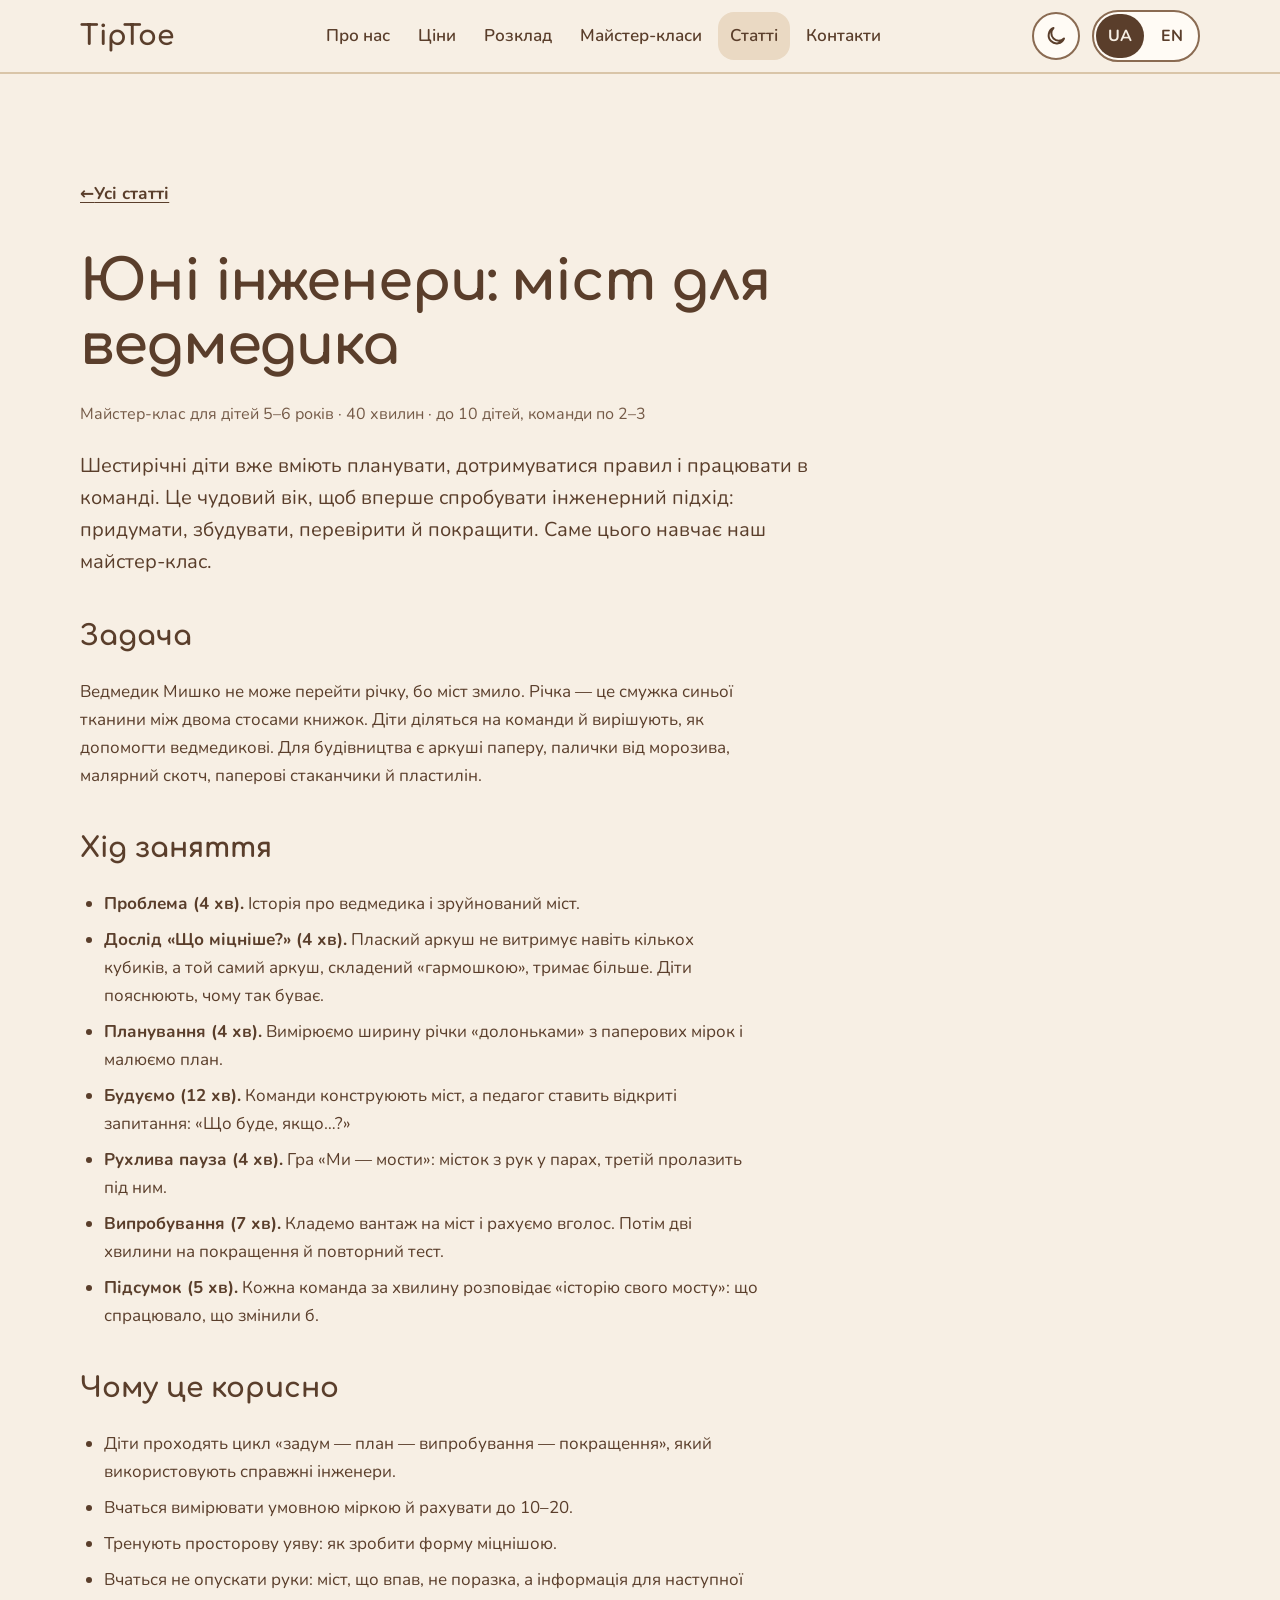
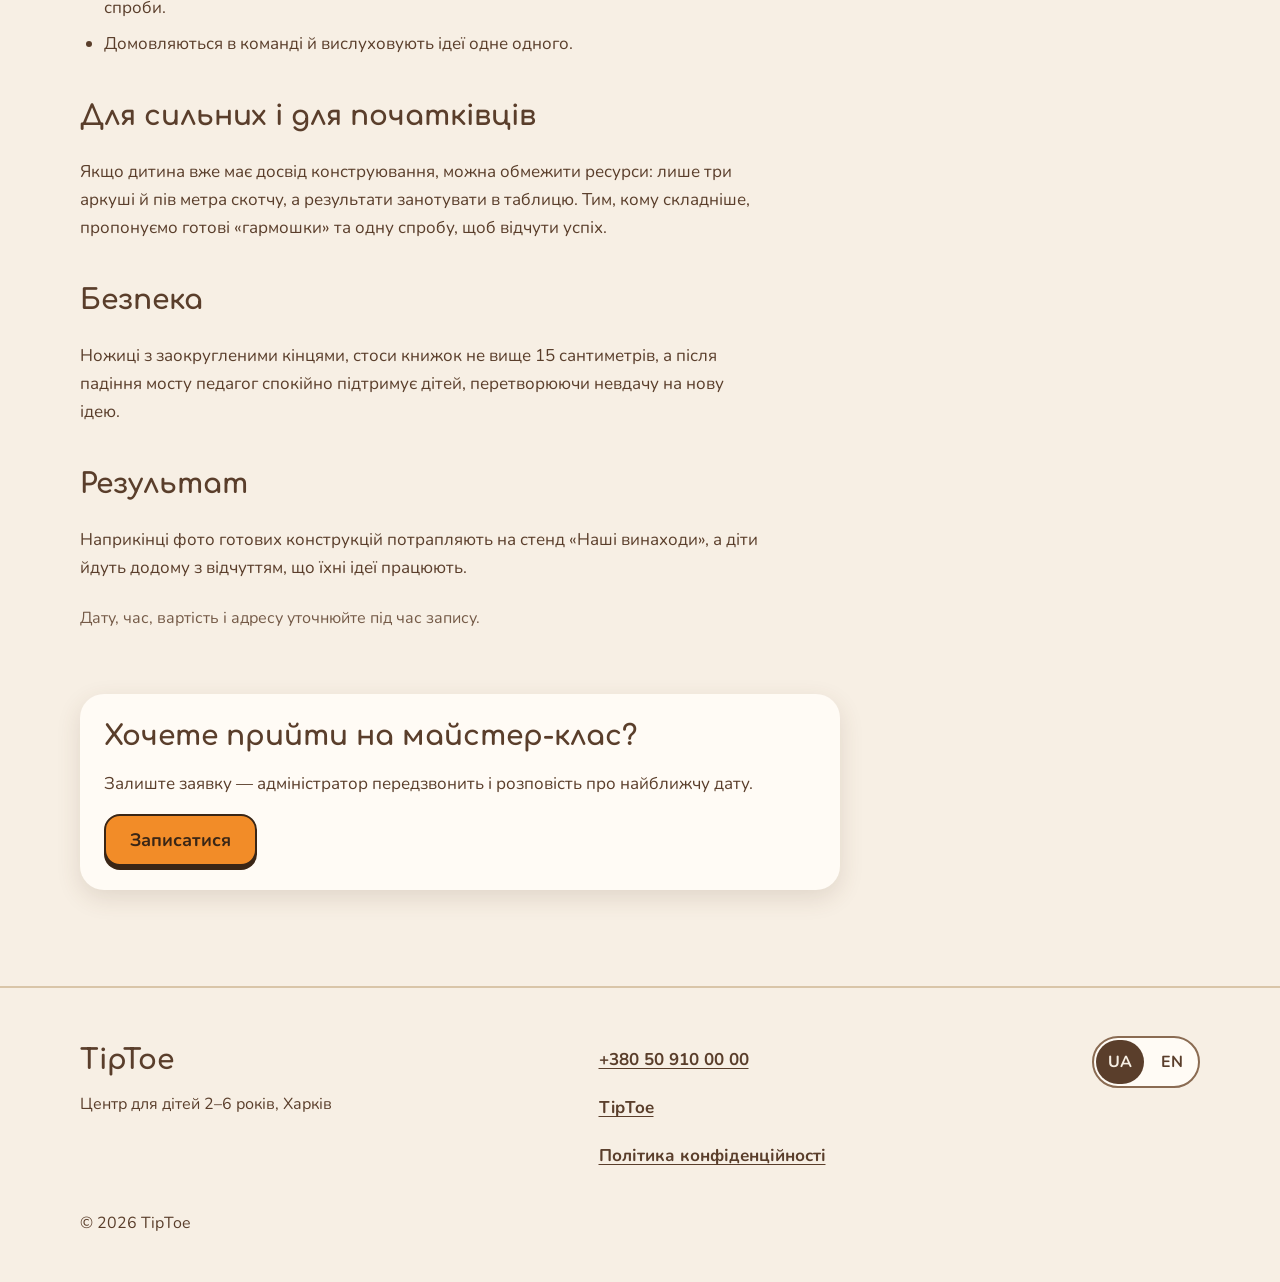
<file: articles/article-4-yuni-inzhenery-mist-dlya-vedmedyka.html>
<!DOCTYPE html>
<html lang="uk" data-page="article">
<head>
  <meta charset="UTF-8">
  <meta name="viewport" content="width=device-width, initial-scale=1.0">
  <title>Юні інженери: міст для ведмедика — TipToe</title>
  <meta name="description" content="Шестирічні діти вже вміють планувати, дотримуватися правил і працювати в команді. Це чудовий вік, щоб вперше спробувати інженерний підхід: придумати, збудува…">
  <meta property="og:type" content="article">
  <meta property="og:site_name" content="TipToe">
  <meta property="og:title" content="Юні інженери: міст для ведмедика — TipToe">
  <meta property="og:description" content="Шестирічні діти вже вміють планувати, дотримуватися правил і працювати в команді. Це чудовий вік, щоб вперше спробувати інженерний підхід: придумати, збудува…">
  <meta property="og:locale" content="uk_UA">
  <link rel="icon" href="../assets/img/favicon.svg" type="image/svg+xml">
  <link rel="preload" href="../assets/fonts/Comfortaa-Bold.woff2" as="font" type="font/woff2" crossorigin>
  <link rel="preload" href="../assets/fonts/Nunito-Regular.woff2" as="font" type="font/woff2" crossorigin>
  <link rel="stylesheet" href="../assets/css/tokens.css">
  <link rel="stylesheet" href="../assets/css/base.css">
  <link rel="stylesheet" href="../assets/css/components.css">
  <link rel="stylesheet" href="../assets/css/sections.css">
  <script src="../assets/js/theme.js"></script>
  <script src="../assets/js/i18n.js" defer></script>
  <script src="../assets/js/lang.js" defer></script>
  <script src="../assets/js/menu.js" defer></script>
</head><body>
<div id="top" class="page">
  <a class="tt-btn tt-skip" href="#main" data-i18n="skip">Перейти до основного вмісту</a>

  <header class="site-header">
    <div class="wrap hdr-row hdr-row--split">
      <a class="brand" href="../site.html" aria-label="TipToe — на головну" data-i18n-attr="aria-label:brandHome">TipToe</a>
      <nav class="nav-desktop" aria-label="Основне меню" data-i18n-attr="aria-label:navLabel">
        <ul>
          <li><a class="nav-link" href="../site.html#about" data-i18n="nAbout">Про нас</a></li>
          <li><a class="nav-link" href="../site.html#prices" data-i18n="nPrices">Ціни</a></li>
          <li><a class="nav-link" href="../site.html#schedule" data-i18n="nSchedule">Розклад</a></li>
          <li><a class="nav-link" href="../site.html#masterclasses" data-i18n="nMasters">Майстер-класи</a></li>
          <li><a class="nav-link" href="../articles.html" aria-current="page" data-i18n="nArticles">Статті</a></li>
          <li><a class="nav-link" href="../site.html#contacts" data-i18n="nContacts">Контакти</a></li>
        </ul>
      </nav>
      <div class="hdr-tools">
        <button class="theme-btn" type="button" aria-pressed="false" aria-label="Темна тема" data-i18n-attr="aria-label:theme">
          <svg class="ico-moon" width="24" height="24" viewBox="0 0 24 24" fill="none" stroke="currentColor" stroke-width="2" stroke-linecap="round" stroke-linejoin="round" aria-hidden="true" focusable="false"><path d="M20 14.5A8 8 0 1 1 9.5 4a6.5 6.5 0 0 0 10.5 10.5z"/></svg>
          <svg class="ico-sun" width="24" height="24" viewBox="0 0 24 24" fill="none" stroke="currentColor" stroke-width="2" stroke-linecap="round" stroke-linejoin="round" aria-hidden="true" focusable="false"><circle cx="12" cy="12" r="4"/><path d="M12 3v2M12 19v2M3 12h2M19 12h2M5.6 5.6l1.4 1.4M17 17l1.4 1.4M5.6 18.4L7 17M17 7l1.4-1.4"/></svg>
        </button>
        <div class="tt-lang" role="group" aria-label="Мова сайту" data-i18n-attr="aria-label:langLabel">
          <a href="?lang=uk" data-lang="uk" lang="uk" hreflang="uk" aria-current="true" aria-label="UA — українська" data-i18n-attr="aria-label:uaLabel">UA</a>
          <a href="?lang=en" data-lang="en" lang="en" hreflang="en" aria-current="false" aria-label="EN — English" data-i18n-attr="aria-label:enLabel">EN</a>
        </div>
        <button class="burger" type="button" aria-expanded="false" aria-controls="mobile-menu" aria-label="Меню" data-i18n-attr="aria-label:menu">
          <svg width="24" height="24" viewBox="0 0 24 24" fill="none" stroke="currentColor" stroke-width="2" stroke-linecap="round" aria-hidden="true" focusable="false"><path d="M4 7h16M4 12h16M4 17h16"/></svg>
        </button>
      </div>
    </div>
    <nav id="mobile-menu" class="mobile-menu" aria-label="Меню для смартфона" data-i18n-attr="aria-label:mobileNav" hidden>
      <ul class="wrap">
        <li><a class="nav-link" href="../site.html#about" data-i18n="nAbout">Про нас</a></li>
        <li><a class="nav-link" href="../site.html#prices" data-i18n="nPrices">Ціни</a></li>
        <li><a class="nav-link" href="../site.html#schedule" data-i18n="nSchedule">Розклад</a></li>
        <li><a class="nav-link" href="../site.html#masterclasses" data-i18n="nMasters">Майстер-класи</a></li>
        <li><a class="nav-link" href="../articles.html" aria-current="page" data-i18n="nArticles">Статті</a></li>
        <li><a class="nav-link" href="../site.html#contacts" data-i18n="nContacts">Контакти</a></li>
      </ul>
    </nav>
  </header>
  <main id="main" tabindex="-1">
    <section class="sec">
      <div class="wrap">
        <p class="crumbs"><a class="tt-link" href="../articles.html"><span aria-hidden="true">← </span><span data-i18n="artAll">Усі статті</span></a></p>
        <article class="doc" lang="uk">
          <h1 class="tt-h1">Юні інженери: міст для ведмедика</h1>
          <p class="tt-small">Майстер-клас для дітей 5–6 років · 40 хвилин · до 10 дітей, команди по 2–3</p>
          <p class="tt-lead">Шестирічні діти вже вміють планувати, дотримуватися правил і працювати в команді. Це чудовий вік, щоб вперше спробувати інженерний підхід: придумати, збудувати, перевірити й покращити. Саме цього навчає наш майстер-клас.</p>
          <h2 class="tt-h3">Задача</h2>
          <p class="tt-body">Ведмедик Мишко не може перейти річку, бо міст змило. Річка — це смужка синьої тканини між двома стосами книжок. Діти діляться на команди й вирішують, як допомогти ведмедикові. Для будівництва є аркуші паперу, палички від морозива, малярний скотч, паперові стаканчики й пластилін.</p>
          <h2 class="tt-h3">Хід заняття</h2>
          <ul class="tt-body">
            <li><strong>Проблема (4 хв).</strong> Історія про ведмедика і зруйнований міст.</li>
            <li><strong>Дослід «Що міцніше?» (4 хв).</strong> Плаский аркуш не витримує навіть кількох кубиків, а той самий аркуш, складений «гармошкою», тримає більше. Діти пояснюють, чому так буває.</li>
            <li><strong>Планування (4 хв).</strong> Вимірюємо ширину річки «долоньками» з паперових мірок і малюємо план.</li>
            <li><strong>Будуємо (12 хв).</strong> Команди конструюють міст, а педагог ставить відкриті запитання: «Що буде, якщо…?»</li>
            <li><strong>Рухлива пауза (4 хв).</strong> Гра «Ми — мости»: місток з рук у парах, третій пролазить під ним.</li>
            <li><strong>Випробування (7 хв).</strong> Кладемо вантаж на міст і рахуємо вголос. Потім дві хвилини на покращення й повторний тест.</li>
            <li><strong>Підсумок (5 хв).</strong> Кожна команда за хвилину розповідає «історію свого мосту»: що спрацювало, що змінили б.</li>
          </ul>
          <h2 class="tt-h3">Чому це корисно</h2>
          <ul class="tt-body">
            <li>Діти проходять цикл «задум — план — випробування — покращення», який використовують справжні інженери.</li>
            <li>Вчаться вимірювати умовною міркою й рахувати до 10–20.</li>
            <li>Тренують просторову уяву: як зробити форму міцнішою.</li>
            <li>Вчаться не опускати руки: міст, що впав, не поразка, а інформація для наступної спроби.</li>
            <li>Домовляються в команді й вислуховують ідеї одне одного.</li>
          </ul>
          <h2 class="tt-h3">Для сильних і для початківців</h2>
          <p class="tt-body">Якщо дитина вже має досвід конструювання, можна обмежити ресурси: лише три аркуші й пів метра скотчу, а результати занотувати в таблицю. Тим, кому складніше, пропонуємо готові «гармошки» та одну спробу, щоб відчути успіх.</p>
          <h2 class="tt-h3">Безпека</h2>
          <p class="tt-body">Ножиці з заокругленими кінцями, стоси книжок не вище 15 сантиметрів, а після падіння мосту педагог спокійно підтримує дітей, перетворюючи невдачу на нову ідею.</p>
          <h2 class="tt-h3">Результат</h2>
          <p class="tt-body">Наприкінці фото готових конструкцій потрапляють на стенд «Наші винаходи», а діти йдуть додому з відчуттям, що їхні ідеї працюють.</p>
          <p class="tt-small">Дату, час, вартість і адресу уточнюйте під час запису.</p>
        </article>
        <div class="tt-card art-cta">
          <h2 class="tt-h3" data-i18n="artCtaH">Хочете прийти на майстер-клас?</h2>
          <p class="tt-body" data-i18n="artCtaP">Залиште заявку — адміністратор передзвонить і розповість про найближчу дату.</p>
          <a class="tt-btn" href="../site.html#request" data-i18n="signup">Записатися</a>
        </div>
      </div>
    </section>
  </main>
  <footer class="site-footer">
    <div class="wrap stack stack--6">
      <div class="footer-row">
        <div class="stack" style="gap:var(--space-2)">
          <span class="brand">TipToe</span>
          <p class="tt-small" style="color:var(--text)" data-i18n="footerAbout">Центр для дітей 2–6 років, Харків</p>
        </div>
        <div class="footer-links">
          <a class="tt-link" href="tel:+380509100000">+380 50 910 00 00</a>
          <a class="tt-link" href="https://www.instagram.com/" aria-label="TipToe в Instagram" data-i18n-attr="aria-label:instagramLabel">TipToe</a>
          <a class="tt-link" href="../privacy.html" data-i18n="privacyLink">Політика конфіденційності</a>
        </div>
        <div class="tt-lang" role="group" aria-label="Мова сайту" data-i18n-attr="aria-label:langLabel">
          <a href="?lang=uk" data-lang="uk" lang="uk" hreflang="uk" aria-current="true" aria-label="UA — українська" data-i18n-attr="aria-label:uaLabel">UA</a>
          <a href="?lang=en" data-lang="en" lang="en" hreflang="en" aria-current="false" aria-label="EN — English" data-i18n-attr="aria-label:enLabel">EN</a>
        </div>
      </div>
      <p class="tt-caption">© 2026 TipToe</p>
    </div>
  </footer>
</div>
</body>
</html>
</file>
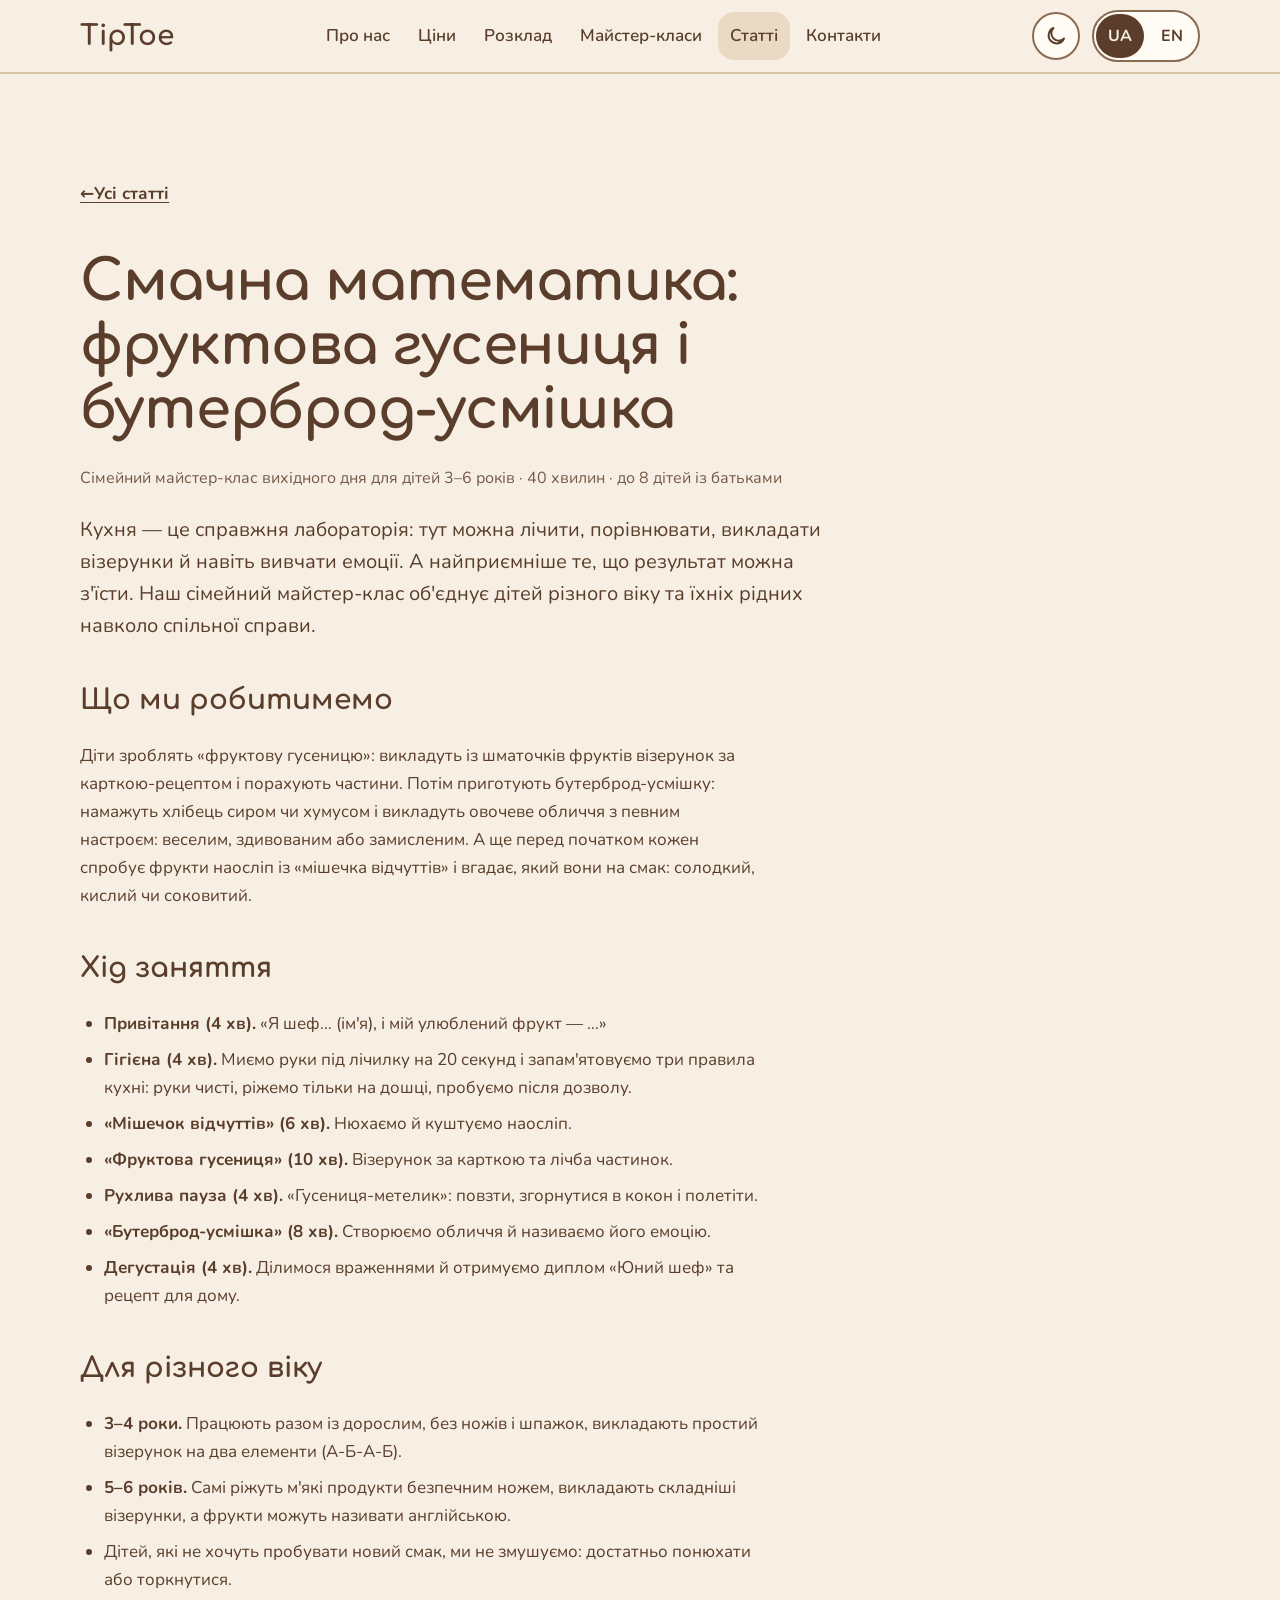
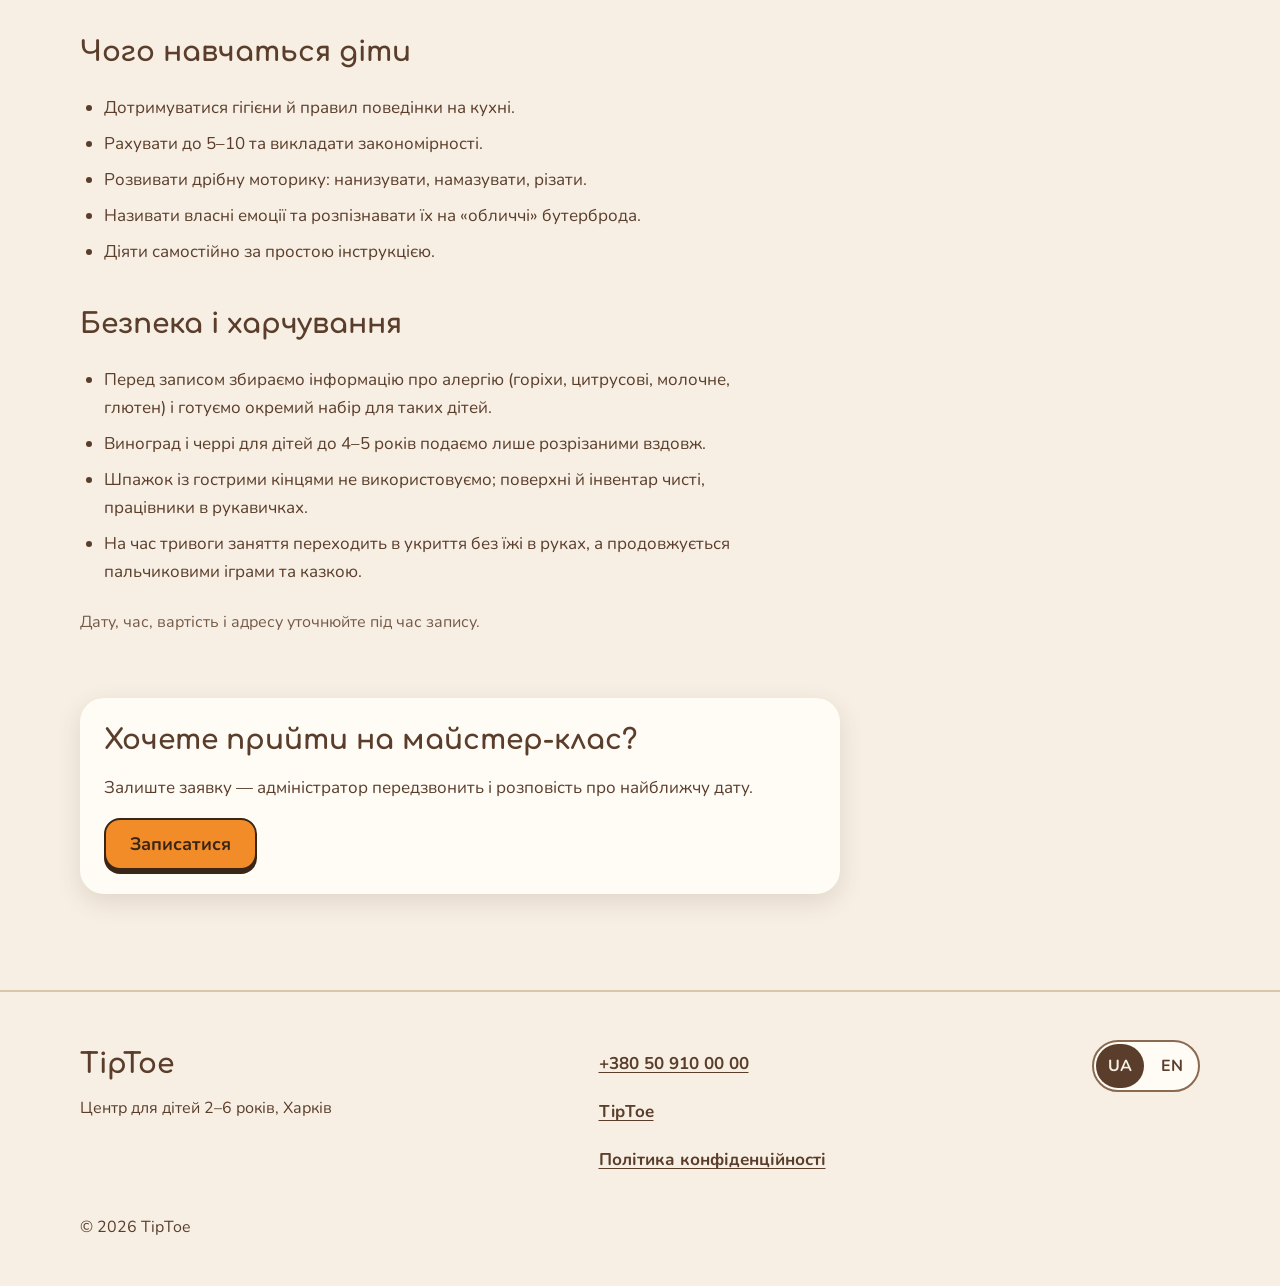
<file: articles/article-5-smachna-matematyka.html>
<!DOCTYPE html>
<html lang="uk" data-page="article">
<head>
  <meta charset="UTF-8">
  <meta name="viewport" content="width=device-width, initial-scale=1.0">
  <title>Смачна математика: фруктова гусениця і бутерброд-усмішка — TipToe</title>
  <meta name="description" content="Кухня — це справжня лабораторія: тут можна лічити, порівнювати, викладати візерунки й навіть вивчати емоції. А найприємніше те, що результат можна з'їсти. На…">
  <meta property="og:type" content="article">
  <meta property="og:site_name" content="TipToe">
  <meta property="og:title" content="Смачна математика: фруктова гусениця і бутерброд-усмішка — TipToe">
  <meta property="og:description" content="Кухня — це справжня лабораторія: тут можна лічити, порівнювати, викладати візерунки й навіть вивчати емоції. А найприємніше те, що результат можна з'їсти. На…">
  <meta property="og:locale" content="uk_UA">
  <link rel="icon" href="../assets/img/favicon.svg" type="image/svg+xml">
  <link rel="preload" href="../assets/fonts/Comfortaa-Bold.woff2" as="font" type="font/woff2" crossorigin>
  <link rel="preload" href="../assets/fonts/Nunito-Regular.woff2" as="font" type="font/woff2" crossorigin>
  <link rel="stylesheet" href="../assets/css/tokens.css">
  <link rel="stylesheet" href="../assets/css/base.css">
  <link rel="stylesheet" href="../assets/css/components.css">
  <link rel="stylesheet" href="../assets/css/sections.css">
  <script src="../assets/js/theme.js"></script>
  <script src="../assets/js/i18n.js" defer></script>
  <script src="../assets/js/lang.js" defer></script>
  <script src="../assets/js/menu.js" defer></script>
</head><body>
<div id="top" class="page">
  <a class="tt-btn tt-skip" href="#main" data-i18n="skip">Перейти до основного вмісту</a>

  <header class="site-header">
    <div class="wrap hdr-row hdr-row--split">
      <a class="brand" href="../site.html" aria-label="TipToe — на головну" data-i18n-attr="aria-label:brandHome">TipToe</a>
      <nav class="nav-desktop" aria-label="Основне меню" data-i18n-attr="aria-label:navLabel">
        <ul>
          <li><a class="nav-link" href="../site.html#about" data-i18n="nAbout">Про нас</a></li>
          <li><a class="nav-link" href="../site.html#prices" data-i18n="nPrices">Ціни</a></li>
          <li><a class="nav-link" href="../site.html#schedule" data-i18n="nSchedule">Розклад</a></li>
          <li><a class="nav-link" href="../site.html#masterclasses" data-i18n="nMasters">Майстер-класи</a></li>
          <li><a class="nav-link" href="../articles.html" aria-current="page" data-i18n="nArticles">Статті</a></li>
          <li><a class="nav-link" href="../site.html#contacts" data-i18n="nContacts">Контакти</a></li>
        </ul>
      </nav>
      <div class="hdr-tools">
        <button class="theme-btn" type="button" aria-pressed="false" aria-label="Темна тема" data-i18n-attr="aria-label:theme">
          <svg class="ico-moon" width="24" height="24" viewBox="0 0 24 24" fill="none" stroke="currentColor" stroke-width="2" stroke-linecap="round" stroke-linejoin="round" aria-hidden="true" focusable="false"><path d="M20 14.5A8 8 0 1 1 9.5 4a6.5 6.5 0 0 0 10.5 10.5z"/></svg>
          <svg class="ico-sun" width="24" height="24" viewBox="0 0 24 24" fill="none" stroke="currentColor" stroke-width="2" stroke-linecap="round" stroke-linejoin="round" aria-hidden="true" focusable="false"><circle cx="12" cy="12" r="4"/><path d="M12 3v2M12 19v2M3 12h2M19 12h2M5.6 5.6l1.4 1.4M17 17l1.4 1.4M5.6 18.4L7 17M17 7l1.4-1.4"/></svg>
        </button>
        <div class="tt-lang" role="group" aria-label="Мова сайту" data-i18n-attr="aria-label:langLabel">
          <a href="?lang=uk" data-lang="uk" lang="uk" hreflang="uk" aria-current="true" aria-label="UA — українська" data-i18n-attr="aria-label:uaLabel">UA</a>
          <a href="?lang=en" data-lang="en" lang="en" hreflang="en" aria-current="false" aria-label="EN — English" data-i18n-attr="aria-label:enLabel">EN</a>
        </div>
        <button class="burger" type="button" aria-expanded="false" aria-controls="mobile-menu" aria-label="Меню" data-i18n-attr="aria-label:menu">
          <svg width="24" height="24" viewBox="0 0 24 24" fill="none" stroke="currentColor" stroke-width="2" stroke-linecap="round" aria-hidden="true" focusable="false"><path d="M4 7h16M4 12h16M4 17h16"/></svg>
        </button>
      </div>
    </div>
    <nav id="mobile-menu" class="mobile-menu" aria-label="Меню для смартфона" data-i18n-attr="aria-label:mobileNav" hidden>
      <ul class="wrap">
        <li><a class="nav-link" href="../site.html#about" data-i18n="nAbout">Про нас</a></li>
        <li><a class="nav-link" href="../site.html#prices" data-i18n="nPrices">Ціни</a></li>
        <li><a class="nav-link" href="../site.html#schedule" data-i18n="nSchedule">Розклад</a></li>
        <li><a class="nav-link" href="../site.html#masterclasses" data-i18n="nMasters">Майстер-класи</a></li>
        <li><a class="nav-link" href="../articles.html" aria-current="page" data-i18n="nArticles">Статті</a></li>
        <li><a class="nav-link" href="../site.html#contacts" data-i18n="nContacts">Контакти</a></li>
      </ul>
    </nav>
  </header>
  <main id="main" tabindex="-1">
    <section class="sec">
      <div class="wrap">
        <p class="crumbs"><a class="tt-link" href="../articles.html"><span aria-hidden="true">← </span><span data-i18n="artAll">Усі статті</span></a></p>
        <article class="doc" lang="uk">
          <h1 class="tt-h1">Смачна математика: фруктова гусениця і бутерброд-усмішка</h1>
          <p class="tt-small">Сімейний майстер-клас вихідного дня для дітей 3–6 років · 40 хвилин · до 8 дітей із батьками</p>
          <p class="tt-lead">Кухня — це справжня лабораторія: тут можна лічити, порівнювати, викладати візерунки й навіть вивчати емоції. А найприємніше те, що результат можна з'їсти. Наш сімейний майстер-клас об'єднує дітей різного віку та їхніх рідних навколо спільної справи.</p>
          <h2 class="tt-h3">Що ми робитимемо</h2>
          <p class="tt-body">Діти зроблять «фруктову гусеницю»: викладуть із шматочків фруктів візерунок за карткою-рецептом і порахують частини. Потім приготують бутерброд-усмішку: намажуть хлібець сиром чи хумусом і викладуть овочеве обличчя з певним настроєм: веселим, здивованим або замисленим. А ще перед початком кожен спробує фрукти наосліп із «мішечка відчуттів» і вгадає, який вони на смак: солодкий, кислий чи соковитий.</p>
          <h2 class="tt-h3">Хід заняття</h2>
          <ul class="tt-body">
            <li><strong>Привітання (4 хв).</strong> «Я шеф… (ім'я), і мій улюблений фрукт — …»</li>
            <li><strong>Гігієна (4 хв).</strong> Миємо руки під лічилку на 20 секунд і запам'ятовуємо три правила кухні: руки чисті, ріжемо тільки на дошці, пробуємо після дозволу.</li>
            <li><strong>«Мішечок відчуттів» (6 хв).</strong> Нюхаємо й куштуємо наосліп.</li>
            <li><strong>«Фруктова гусениця» (10 хв).</strong> Візерунок за карткою та лічба частинок.</li>
            <li><strong>Рухлива пауза (4 хв).</strong> «Гусениця-метелик»: повзти, згорнутися в кокон і полетіти.</li>
            <li><strong>«Бутерброд-усмішка» (8 хв).</strong> Створюємо обличчя й називаємо його емоцію.</li>
            <li><strong>Дегустація (4 хв).</strong> Ділимося враженнями й отримуємо диплом «Юний шеф» та рецепт для дому.</li>
          </ul>
          <h2 class="tt-h3">Для різного віку</h2>
          <ul class="tt-body">
            <li><strong>3–4 роки.</strong> Працюють разом із дорослим, без ножів і шпажок, викладають простий візерунок на два елементи (А-Б-А-Б).</li>
            <li><strong>5–6 років.</strong> Самі ріжуть м'які продукти безпечним ножем, викладають складніші візерунки, а фрукти можуть називати англійською.</li>
            <li>Дітей, які не хочуть пробувати новий смак, ми не змушуємо: достатньо понюхати або торкнутися.</li>
          </ul>
          <h2 class="tt-h3">Чого навчаться діти</h2>
          <ul class="tt-body">
            <li>Дотримуватися гігієни й правил поведінки на кухні.</li>
            <li>Рахувати до 5–10 та викладати закономірності.</li>
            <li>Розвивати дрібну моторику: нанизувати, намазувати, різати.</li>
            <li>Називати власні емоції та розпізнавати їх на «обличчі» бутерброда.</li>
            <li>Діяти самостійно за простою інструкцією.</li>
          </ul>
          <h2 class="tt-h3">Безпека і харчування</h2>
          <ul class="tt-body">
            <li>Перед записом збираємо інформацію про алергію (горіхи, цитрусові, молочне, глютен) і готуємо окремий набір для таких дітей.</li>
            <li>Виноград і черрі для дітей до 4–5 років подаємо лише розрізаними вздовж.</li>
            <li>Шпажок із гострими кінцями не використовуємо; поверхні й інвентар чисті, працівники в рукавичках.</li>
            <li>На час тривоги заняття переходить в укриття без їжі в руках, а продовжується пальчиковими іграми та казкою.</li>
          </ul>
          <p class="tt-small">Дату, час, вартість і адресу уточнюйте під час запису.</p>
        </article>
        <div class="tt-card art-cta">
          <h2 class="tt-h3" data-i18n="artCtaH">Хочете прийти на майстер-клас?</h2>
          <p class="tt-body" data-i18n="artCtaP">Залиште заявку — адміністратор передзвонить і розповість про найближчу дату.</p>
          <a class="tt-btn" href="../site.html#request" data-i18n="signup">Записатися</a>
        </div>
      </div>
    </section>
  </main>
  <footer class="site-footer">
    <div class="wrap stack stack--6">
      <div class="footer-row">
        <div class="stack" style="gap:var(--space-2)">
          <span class="brand">TipToe</span>
          <p class="tt-small" style="color:var(--text)" data-i18n="footerAbout">Центр для дітей 2–6 років, Харків</p>
        </div>
        <div class="footer-links">
          <a class="tt-link" href="tel:+380509100000">+380 50 910 00 00</a>
          <a class="tt-link" href="https://www.instagram.com/" aria-label="TipToe в Instagram" data-i18n-attr="aria-label:instagramLabel">TipToe</a>
          <a class="tt-link" href="../privacy.html" data-i18n="privacyLink">Політика конфіденційності</a>
        </div>
        <div class="tt-lang" role="group" aria-label="Мова сайту" data-i18n-attr="aria-label:langLabel">
          <a href="?lang=uk" data-lang="uk" lang="uk" hreflang="uk" aria-current="true" aria-label="UA — українська" data-i18n-attr="aria-label:uaLabel">UA</a>
          <a href="?lang=en" data-lang="en" lang="en" hreflang="en" aria-current="false" aria-label="EN — English" data-i18n-attr="aria-label:enLabel">EN</a>
        </div>
      </div>
      <p class="tt-caption">© 2026 TipToe</p>
    </div>
  </footer>
</div>
</body>
</html>
</file>
<file: assets/css/tokens.css>
/* TipToe — токени дизайн-системи v20.
   Джерело: design-system/project/tokens.json. Значення тут не змінювати вручну:
   спершу правиться tokens.json, потім цей файл. */

:root {
  color-scheme: light;

  /* Кольори: світла тема */
  --background: #F7EFE4;
  --surface: #FFFBF5;
  --surface-alt: #EAD9C3;
  --text: #5A3E2B;
  --text-muted: #745A47;
  --accent: #F28C28;
  --accent-hover: #FFA23F;
  --accent-active: #E27A12;
  --on-accent: #3A2616;
  --border: #8A6B52;
  --border-subtle: #D9C5A8;
  --focus: #3A2616;
  --success: #556644;
  --error: #A3281D;
  --edge: #3A2616;

  /* Бренд і основи */
  --orange: #F28C28;
  --green: #8FA67A;
  --ink-deep: #3A2616;
  --orange-strong: #954E09;
  --green-strong: #556644;
  --on-strong: #FFFFFF;

  /* Кольори Тіпі (однакові в обох темах) */
  --tipi-cream: #FFFBF5;
  --tipi-brown: #5A3E2B;
  --tipi-wood: #C49A6C;

  /* Тіні */
  --shadow-card: 0 8px 24px 0 rgba(90, 62, 43, 0.14);
  --shadow-cta: 0 4px 0 0 #3a2616;
  --shadow-cta-hover: 0 6px 0 0 #3a2616;

  /* Відступи */
  --space-1: 4px;
  --space-2: 8px;
  --space-3: 12px;
  --space-4: 16px;
  --space-5: 24px;
  --space-6: 32px;
  --space-7: 48px;
  --space-8: 64px;
  --space-9: 96px;

  /* Радіуси */
  --radius-md: 16px;
  --radius-lg: 24px;
  --radius-pill: 999px;

  /* Розкладка й розміри */
  --container-max: 1120px;
  --min-viewport: 360px;
  --tap-min: 48px;
  --border-width: 2px;
  --focus-width: 3px;
  --focus-offset: 3px;
  --focus-offset-tight: 2px;
  --lift: 2px;
  --press: 4px;
  --wordmark-shadow: 3px;
  --header-offset: 88px;
  --measure: 68ch;
  --textarea-min: 112px;
  --content-max: 760px;
  --col-day: 140px;
  --col-time: 64px;
  --col-sm: 240px;
  --col-md: 300px;
  --col-lg: 360px;
  --map-min: 320px;
  --illustration: 160px;
  /* Немає в tokens.json, але використано в макетах: розмір великого слова «TipToe». */
  --wordmark-size: clamp(3rem, 11vw, 6rem);

  /* Шрифти */
  --font-heading: "Comfortaa", "Nunito", system-ui, sans-serif;
  --font-body: "Nunito", system-ui, -apple-system, "Segoe UI", Arial, sans-serif;
  --font-mono: "JetBrains Mono", ui-monospace, Menlo, Consolas, monospace;

  /* Шкала тексту */
  --type-h1: 700 2rem/2.5rem var(--font-heading);
  --type-h1-desktop: 700 3.5rem/4rem var(--font-heading);
  --type-h2: 700 1.625rem/2.125rem var(--font-heading);
  --type-h2-desktop: 700 2.5rem/3rem var(--font-heading);
  --type-h3: 700 1.375rem/1.875rem var(--font-heading);
  --type-h3-desktop: 700 1.75rem/2.25rem var(--font-heading);
  --type-wordmark-sm: 700 1.75rem/2rem var(--font-heading);
  --type-body-lg: 400 1.1875rem/1.875rem var(--font-body);
  --type-body-lg-desktop: 400 1.25rem/2rem var(--font-body);
  --type-body: 400 1.0625rem/1.75rem var(--font-body);
  --type-body-strong: 700 1.0625rem/1.75rem var(--font-body);
  --type-small: 400 1rem/1.5rem var(--font-body);
  --type-caption: 400 1rem/1.375rem var(--font-body);
  --type-label: 700 1rem/1.25rem var(--font-body);
  --type-button: 700 1.125rem/1.5rem var(--font-body);
  --type-input: 400 1.0625rem/1.5rem var(--font-body);
  --type-nav: 600 1.0625rem/1.5rem var(--font-body);
  --type-code: 400 1rem/1.5rem var(--font-mono);
  --ls-h1: -0.01em;
  --ls-h1-desktop: -0.02em;
}

/* Темна тема: тепла коричнева. Вмикається атрибутом data-theme="dark" на <html>. */
:root[data-theme="dark"] {
  color-scheme: dark;
  --background: #2A1B10;
  --surface: #46321F;
  --surface-alt: #3A2616;
  --text: #F7EFE4;
  --text-muted: #D9C5A8;
  --border: #A68868;
  --border-subtle: #5A4330;
  --focus: #F7EFE4;
  --success: #8FA67A;
  --error: #F08A7E;
  --edge: #F7EFE4;
  --orange-strong: #F28C28;
  --green-strong: #8FA67A;
  --on-strong: #2A1B10;
  --shadow-card: 0 8px 24px 0 rgba(0, 0, 0, 0.45);
  --shadow-cta: 0 4px 0 0 #d9c5a8;
  --shadow-cta-hover: 0 6px 0 0 #d9c5a8;
}

/* Без JavaScript тема береться з налаштувань пристрою. */
@media (prefers-color-scheme: dark) {
  :root:not([data-theme]) {
    color-scheme: dark;
    --background: #2A1B10;
    --surface: #46321F;
    --surface-alt: #3A2616;
    --text: #F7EFE4;
    --text-muted: #D9C5A8;
    --border: #A68868;
    --border-subtle: #5A4330;
    --focus: #F7EFE4;
    --success: #8FA67A;
    --error: #F08A7E;
    --edge: #F7EFE4;
    --orange-strong: #F28C28;
    --green-strong: #8FA67A;
    --on-strong: #2A1B10;
    --shadow-card: 0 8px 24px 0 rgba(0, 0, 0, 0.45);
    --shadow-cta: 0 4px 0 0 #d9c5a8;
    --shadow-cta-hover: 0 6px 0 0 #d9c5a8;
  }
}
</file>
<file: assets/css/base.css>
/* TipToe — база: шрифти, типографіка, сітка, фокус, пропуск навігації. */

@font-face {
  font-family: "Comfortaa";
  src: url("../fonts/Comfortaa-Bold.woff2") format("woff2");
  font-weight: 700;
  font-style: normal;
  font-display: swap;
}
@font-face {
  font-family: "Nunito";
  src: url("../fonts/Nunito-Regular.woff2") format("woff2");
  font-weight: 400;
  font-style: normal;
  font-display: swap;
}
@font-face {
  font-family: "Nunito";
  src: url("../fonts/Nunito-SemiBold.woff2") format("woff2");
  font-weight: 600;
  font-style: normal;
  font-display: swap;
}
@font-face {
  font-family: "Nunito";
  src: url("../fonts/Nunito-Bold.woff2") format("woff2");
  font-weight: 700;
  font-style: normal;
  font-display: swap;
}

*, *::before, *::after { box-sizing: border-box; }

html {
  scroll-behavior: smooth;
  scroll-padding-top: var(--header-offset);
  -webkit-text-size-adjust: 100%;
}

body {
  margin: 0;
  background: var(--background);
  color: var(--text);
  font: var(--type-body);
  overflow-x: hidden;
}

img, svg { max-width: 100%; }

h1, h2, h3, p, ul, ol, dl, dd { margin: 0; }
ul, ol { padding: 0; }

[hidden] { display: none !important; }

/* Сітка */
.wrap {
  width: 100%;
  max-width: calc(var(--container-max) + 2 * var(--space-7));
  margin: 0 auto;
  padding-inline: var(--space-4);
}

.sec { padding-block: var(--space-8); }
.sec--alt { background: var(--surface-alt); }

.stack { display: flex; flex-direction: column; }
.stack--4 { gap: var(--space-4); }
.stack--5 { gap: var(--space-5); }
.stack--6 { gap: var(--space-6); }
.stack--7 { gap: var(--space-7); }

.grid { display: grid; gap: var(--space-5); }
.grid--sm { grid-template-columns: repeat(auto-fit, minmax(min(var(--col-sm), 100%), 1fr)); }
.grid--md { grid-template-columns: repeat(auto-fit, minmax(min(var(--col-md), 100%), 1fr)); }

.narrow { max-width: var(--content-max); }

/* Типографіка */
.tt-h1 { font: var(--type-h1); letter-spacing: var(--ls-h1); }
.tt-h2 { font: var(--type-h2); }
.tt-h3 { font: var(--type-h3); }
.tt-lead { font: var(--type-body-lg); max-width: var(--measure); }
.tt-body { font: var(--type-body); max-width: var(--measure); }
.tt-strong { font: var(--type-body-strong); }
.tt-small { font: var(--type-small); color: var(--text-muted); }
.tt-caption { font: var(--type-caption); }
.tt-label { font: var(--type-label); }

@media (min-width: 768px) {
  .wrap { padding-inline: var(--space-7); }
  .sec { padding-block: var(--space-9); }
  .tt-h1 { font: var(--type-h1-desktop); letter-spacing: var(--ls-h1-desktop); }
  .tt-h2 { font: var(--type-h2-desktop); }
  .tt-h3 { font: var(--type-h3-desktop); }
  .tt-lead { font: var(--type-body-lg-desktop); }
}

/* Фокус: лише з клавіатури, кільце 3 px */
:focus-visible {
  outline: var(--focus-width) solid var(--focus);
  outline-offset: var(--focus-offset);
}

main:focus { outline: none; }
section[id], [id].anchor { scroll-margin-top: var(--header-offset); }

/* Пропуск навігації */
.tt-skip {
  position: absolute;
  left: var(--space-4);
  top: calc(var(--tap-min) * -2.5);
  z-index: 100;
}
.tt-skip:focus,
.tt-skip:focus-visible { top: var(--space-3); }

/* Текст лише для читачів екрана */
.sr-only {
  position: absolute;
  width: 1px;
  height: 1px;
  padding: 0;
  margin: calc(var(--border-width) * -0.5);
  overflow: hidden;
  clip: rect(0 0 0 0);
  white-space: nowrap;
  border: 0;
}

/* Позначка відсутніх даних у прототипі */
.ph-field { color: var(--text-muted); font-style: italic; }

@media (prefers-reduced-motion: reduce) {
  html { scroll-behavior: auto; }
  *, *::before, *::after {
    animation: none !important;
    transition: none !important;
  }
}
</file>
<file: assets/css/components.css>
/* TipToe — компоненти tt-* з усіма станами (за design-system/project/components/bundle.css). */

/* Основна кнопка */
.tt-btn {
  display: inline-flex;
  align-items: center;
  justify-content: center;
  gap: var(--space-2);
  min-height: var(--tap-min);
  min-width: var(--tap-min);
  padding: var(--space-3) var(--space-5);
  border: var(--border-width) solid var(--edge);
  border-radius: var(--radius-md);
  background: var(--accent);
  color: var(--on-accent);
  font: var(--type-button);
  text-align: center;
  text-decoration: none;
  cursor: pointer;
  box-shadow: var(--shadow-cta);
  transition: transform .12s ease, box-shadow .12s ease, background-color .12s ease;
  -webkit-tap-highlight-color: transparent;
}
.tt-btn:hover {
  background: var(--accent-hover);
  transform: translateY(calc(var(--lift) * -1));
  box-shadow: var(--shadow-cta-hover);
}
.tt-btn:focus-visible { outline: var(--focus-width) solid var(--focus); outline-offset: var(--focus-offset); }
.tt-btn:active {
  background: var(--accent-active);
  transform: translateY(var(--press));
  box-shadow: none;
}
.tt-btn[disabled],
.tt-btn[aria-disabled="true"] {
  background: var(--surface-alt);
  color: var(--text-muted);
  border-color: var(--border);
  box-shadow: none;
  transform: none;
  cursor: not-allowed;
}

/* Вторинна кнопка */
.tt-btn--secondary {
  background: var(--surface);
  color: var(--text);
  border-color: var(--text);
  box-shadow: 0 var(--press) 0 0 var(--text);
}
.tt-btn--secondary:hover {
  background: var(--surface-alt);
  box-shadow: 0 calc(var(--press) + var(--lift)) 0 0 var(--text);
}
.tt-btn--secondary:active { background: var(--border-subtle); box-shadow: none; }

@media (prefers-reduced-motion: reduce) {
  .tt-btn:hover, .tt-btn:active { transform: none; }
}

/* Мітка */
.tt-tag {
  display: inline-flex;
  align-items: center;
  gap: var(--space-1);
  padding: var(--space-1) var(--space-3);
  border-radius: var(--radius-pill);
  background: var(--green);
  color: var(--ink-deep);
  font: var(--type-label);
  white-space: nowrap;
}
.tt-tag--orange { background: var(--orange); }
.tt-tag--surface-alt { background: var(--surface-alt); color: var(--text); }

/* Картка */
.tt-card {
  background: var(--surface);
  color: var(--text);
  border-radius: var(--radius-lg);
  padding: var(--space-5);
  box-shadow: var(--shadow-card);
}

/* Посилання */
.tt-link {
  display: inline-flex;
  align-items: center;
  min-height: var(--tap-min);
  color: var(--text);
  font-weight: 700;
  text-decoration: underline;
  text-underline-offset: var(--focus-offset);
}
.tt-link:hover { text-decoration-thickness: var(--focus-width); }

/* Поля форми */
.tt-field { display: flex; flex-direction: column; gap: var(--space-2); }

.tt-input {
  width: 100%;
  min-height: var(--tap-min);
  padding: var(--space-3) var(--space-4);
  border: var(--border-width) solid var(--border);
  border-radius: var(--radius-md);
  background: var(--surface);
  color: var(--text);
  font: var(--type-input);
}
.tt-input:hover { border-color: var(--text); }
.tt-input:focus-visible { outline: var(--focus-width) solid var(--focus); outline-offset: var(--focus-offset); }
.tt-input[disabled] { background: var(--surface-alt); color: var(--text-muted); cursor: not-allowed; }
.tt-input[aria-invalid="true"] { border-color: var(--error); }
textarea.tt-input { min-height: var(--textarea-min); font: var(--type-body); resize: vertical; }

select.tt-input {
  appearance: none;
  -webkit-appearance: none;
  padding-right: calc(var(--space-4) + var(--space-5));
  background-image: linear-gradient(45deg, transparent 50%, currentColor 50%), linear-gradient(-45deg, transparent 50%, currentColor 50%);
  background-position: calc(100% - var(--space-5)) 50%, calc(100% - var(--space-4)) 50%;
  background-size: var(--space-2) var(--space-2), var(--space-2) var(--space-2);
  background-repeat: no-repeat;
}

/* Згода */
.tt-check {
  display: flex;
  align-items: center;
  gap: var(--space-3);
  min-height: var(--tap-min);
  cursor: pointer;
}
.tt-check input {
  width: var(--space-5);
  height: var(--space-5);
  flex: none;
  margin: 0;
  accent-color: var(--text);
  cursor: pointer;
}
.tt-check input:focus-visible { outline: var(--focus-width) solid var(--focus); outline-offset: var(--focus-offset); }
.tt-check input[aria-invalid="true"] { outline: var(--border-width) solid var(--error); outline-offset: var(--border-width); }

/* Помилка поля: значок + текст */
.tt-error {
  display: flex;
  align-items: center;
  gap: var(--space-2);
  margin-top: var(--space-1);
  color: var(--error);
  font: var(--type-small);
}
.tt-error svg { flex: none; }

/* Перемикач мови */
.tt-lang {
  display: inline-flex;
  gap: var(--space-1);
  padding: var(--border-width);
  border: var(--border-width) solid var(--border);
  border-radius: var(--radius-pill);
  background: var(--surface);
}
.tt-lang a {
  display: inline-flex;
  align-items: center;
  justify-content: center;
  min-width: var(--tap-min);
  min-height: calc(var(--tap-min) - var(--space-1));
  padding: 0 var(--space-2);
  border-radius: var(--radius-pill);
  color: var(--text);
  font: var(--type-label);
  text-decoration: none;
}
.tt-lang a[aria-current="true"] { background: var(--text); color: var(--background); }
.tt-lang a:not([aria-current="true"]):hover { background: var(--surface-alt); }
.tt-lang a:focus-visible { outline: var(--focus-width) solid var(--focus); outline-offset: var(--focus-offset-tight); }

/* Перемикач теми й «бургер» */
.theme-btn,
.burger {
  display: inline-flex;
  align-items: center;
  justify-content: center;
  width: var(--tap-min);
  height: var(--tap-min);
  padding: 0;
  border: var(--border-width) solid var(--border);
  background: var(--surface);
  color: var(--text);
  cursor: pointer;
}
.theme-btn { border-radius: var(--radius-pill); }
.burger { border-radius: var(--radius-md); }
.theme-btn:hover, .burger:hover { background: var(--surface-alt); }

/* Значок у перемикачі теми: місяць у світлій, сонце в темній */
.theme-btn .ico-sun { display: none; }
:root[data-theme="dark"] .theme-btn .ico-sun { display: block; }
:root[data-theme="dark"] .theme-btn .ico-moon { display: none; }

/* Пункти меню */
.nav-link {
  display: inline-flex;
  align-items: center;
  min-height: var(--tap-min);
  padding: 0 var(--space-3);
  border-radius: var(--radius-md);
  color: var(--text);
  font: var(--type-nav);
  text-decoration: none;
}
.nav-link:hover { background: var(--surface-alt); }

/* Слово TipToe */
.brand {
  display: inline-flex;
  align-items: center;
  min-height: var(--tap-min);
  border-radius: var(--radius-md);
  color: var(--text);
  font: var(--type-wordmark-sm);
  text-decoration: none;
}
</file>
<file: assets/css/sections.css>
/* TipToe — блоки сторінок. Точки переходу: 768 (breakpoint-md) і 1120 (breakpoint-lg). */

.page {
  min-height: 100vh;
  display: flex;
  flex-direction: column;
}
.page > main { flex: 1 0 auto; }

/* Шапка: закріплений лише рядок меню */
.site-header {
  position: sticky;
  top: 0;
  z-index: 40;
  background: var(--background);
  border-bottom: var(--border-width) solid var(--border-subtle);
}
.hdr-row {
  display: flex;
  align-items: center;
  justify-content: flex-end;
  gap: var(--space-4);
  min-height: calc(var(--tap-min) + var(--space-5));
}
.hdr-row--split { justify-content: space-between; }
.hdr-tools { display: flex; align-items: center; gap: var(--space-3); }

.nav-desktop { display: none; align-items: center; gap: var(--space-1); }
.nav-desktop ul { display: flex; gap: var(--space-1); list-style: none; }

.mobile-menu {
  background: var(--background);
  border-top: var(--border-width) solid var(--border-subtle);
}
.mobile-menu ul {
  display: flex;
  flex-direction: column;
  list-style: none;
  padding-block: var(--space-2) var(--space-4);
}
.mobile-menu .nav-link { display: flex; min-height: calc(var(--space-7) + var(--space-2)); }

@media (min-width: 1120px) {
  .nav-desktop { display: flex; }
  .burger { display: none; }
  .mobile-menu { display: none !important; }
}

/* Велика назва з Тіпі */
.masthead {
  display: flex;
  flex-direction: column;
  align-items: center;
  padding: var(--space-2) var(--space-4) 0;
  background: var(--background);
}
.masthead-tipi {
  display: block;
  width: min(40%, var(--illustration));
  height: auto;
  margin-bottom: calc(var(--space-1) * -1.5);
  position: relative;
  z-index: 1;
}
.wordmark {
  display: inline-flex;
  align-items: center;
  min-height: var(--tap-min);
  padding-bottom: var(--space-3);
  border-radius: var(--radius-md);
  color: var(--text);
  font-family: var(--font-heading);
  font-weight: 700;
  font-size: var(--wordmark-size);
  line-height: 1.1;
  text-decoration: none;
  text-shadow:
    var(--wordmark-shadow) var(--wordmark-shadow) 0 var(--orange),
    calc(var(--wordmark-shadow) * 2) calc(var(--wordmark-shadow) * 2) 0 var(--orange);
}

/* Перший екран */
.hero { padding-block: var(--space-7) var(--space-8); }

.step {
  display: flex;
  flex-direction: column;
  gap: var(--space-4);
}
.step-pic {
  display: flex;
  align-items: center;
  justify-content: center;
  padding: var(--space-3);
  border-radius: var(--radius-lg);
  background: var(--surface-alt);
}
.step-pic svg { display: block; width: var(--illustration); height: auto; }
.step-head { display: flex; align-items: center; gap: var(--space-3); }
.step-num {
  display: inline-flex;
  align-items: center;
  justify-content: center;
  flex: none;
  width: calc(var(--space-6) + var(--space-2));
  height: calc(var(--space-6) + var(--space-2));
  border-radius: var(--radius-pill);
  background: var(--orange);
  color: var(--ink-deep);
  font: var(--type-h3);
}
.step .tt-h3 { font: var(--type-h3); }

.perks { list-style: none; }
.perk { display: flex; align-items: center; gap: var(--space-4); }
.perk svg { flex: none; }

/* Ціни */
.price-card {
  display: flex;
  flex-wrap: wrap;
  align-items: center;
  gap: var(--space-4) var(--space-5);
}
.price-card .tt-tag { flex: 0 0 auto; }
.price-main {
  flex: 1 1 var(--col-sm);
  display: flex;
  flex-direction: column;
  gap: var(--space-1);
}
.price-value { white-space: nowrap; }

/* Розклад */
.schedule { list-style: none; padding: var(--space-2) var(--space-5); }
.row-club {
  display: flex;
  flex-wrap: wrap;
  align-items: center;
  gap: var(--space-3) var(--space-5);
  padding: var(--space-5) 0;
  border-top: var(--border-width) solid var(--border-subtle);
}
.row-club:first-child { border-top: 0; }
.row-day { flex: 0 0 var(--col-day); }
.row-time { flex: 0 0 var(--col-time); }
.row-focus { flex: 1 1 var(--col-sm); }
.row-club .tt-btn { margin-left: auto; }

/* Майстер-класи */
.mc-card { display: flex; flex-direction: column; gap: var(--space-4); }
.mc-card .tt-btn { align-self: flex-start; margin-top: auto; }

/* Форма */
.form-card {
  max-width: var(--content-max);
  padding: var(--space-6) var(--space-5);
  display: flex;
  flex-direction: column;
  gap: var(--space-5);
}
.form-note { font: var(--type-small); color: var(--text-muted); }
.thanks {
  display: grid;
  grid-template-columns: repeat(auto-fit, minmax(min(var(--col-sm), 100%), 1fr));
  gap: var(--space-5);
  align-items: center;
  max-width: var(--content-max);
}
.thanks:focus { outline: none; }
.thanks h3:focus { outline: none; }

/* Контакти */
.contacts-grid {
  display: grid;
  grid-template-columns: repeat(auto-fit, minmax(min(var(--col-md), 100%), 1fr));
  gap: var(--space-6);
  align-items: stretch;
}
.contact-item { display: flex; gap: var(--space-4); align-items: flex-start; }
.contact-item svg { flex: none; }
.map {
  min-height: var(--map-min);
  border-radius: var(--radius-lg);
  overflow: hidden;
  background: var(--surface-alt);
  border: var(--border-width) solid var(--border-subtle);
  position: relative;
}
.map svg { display: block; width: 100%; height: 100%; min-height: var(--map-min); }
.map-note {
  position: absolute;
  left: var(--space-4);
  bottom: var(--space-4);
  right: var(--space-4);
  padding: var(--space-2) var(--space-3);
  border-radius: var(--radius-md);
  background: var(--surface);
  font: var(--type-small);
}

/* Футер */
.site-footer {
  background: var(--background);
  border-top: var(--border-width) solid var(--border-subtle);
  padding-block: var(--space-7);
}
.footer-row {
  display: flex;
  flex-wrap: wrap;
  gap: var(--space-6);
  justify-content: space-between;
  align-items: flex-start;
}
.footer-links { display: flex; flex-direction: column; }

/* Текстові сторінки (політика, 404, заглушка) */
.doc { display: flex; flex-direction: column; gap: var(--space-5); max-width: var(--content-max); }
.doc h2 { margin-top: var(--space-4); }
.doc ul { padding-left: var(--space-5); display: flex; flex-direction: column; gap: var(--space-2); }
.doc li { max-width: var(--measure); }

/* Статті: поточний пункт меню, список і сторінка статті */
.nav-link[aria-current="page"] { background: var(--surface-alt); }
.crumbs { margin-bottom: var(--space-6); }
.art-list { list-style: none; }
.art-card { display: flex; flex-direction: column; gap: var(--space-3); }
.art-card-link { color: var(--text); text-decoration: underline; text-underline-offset: 0.15em; }
.art-card-link:hover { text-decoration-thickness: var(--focus-width); }
.art-card-link:focus-visible { outline: var(--focus-width) solid var(--focus); outline-offset: var(--focus-offset); border-radius: var(--radius-md); }
.art-cta { display: flex; flex-direction: column; align-items: flex-start; gap: var(--space-4); max-width: var(--content-max); margin-top: var(--space-8); }

.center-block {
  display: flex;
  flex-direction: column;
  align-items: center;
  text-align: center;
  gap: var(--space-5);
}
.center-block .tt-lead, .center-block .tt-body { margin-inline: auto; }
.tipi-pic { display: block; width: var(--illustration); height: auto; }

/* Поява Тіпі над назвою: легкий рух, вимикається при prefers-reduced-motion */
@media (prefers-reduced-motion: no-preference) {
  .masthead-tipi { animation: peek .8s ease-out both; }
  @keyframes peek {
    from { transform: translateY(var(--space-5)); opacity: 0; }
    to { transform: translateY(0); opacity: 1; }
  }
}
</file>
